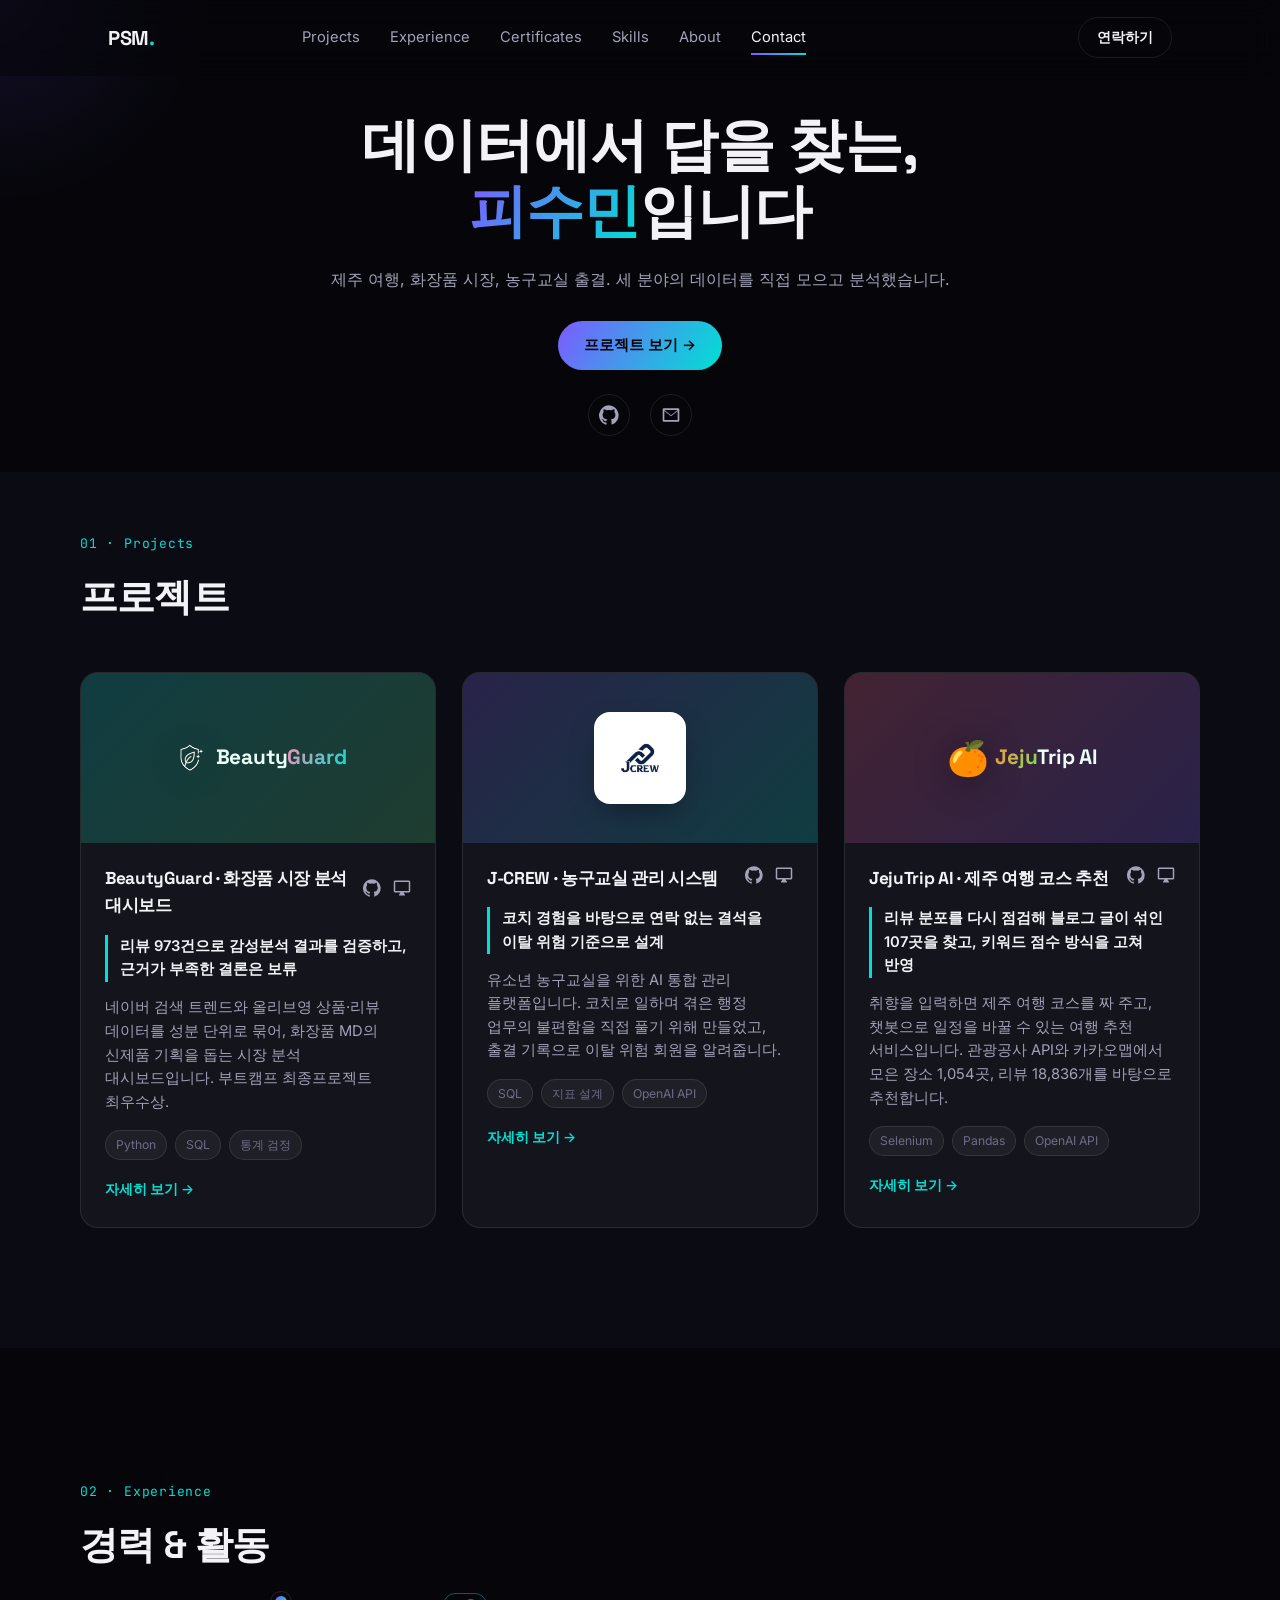
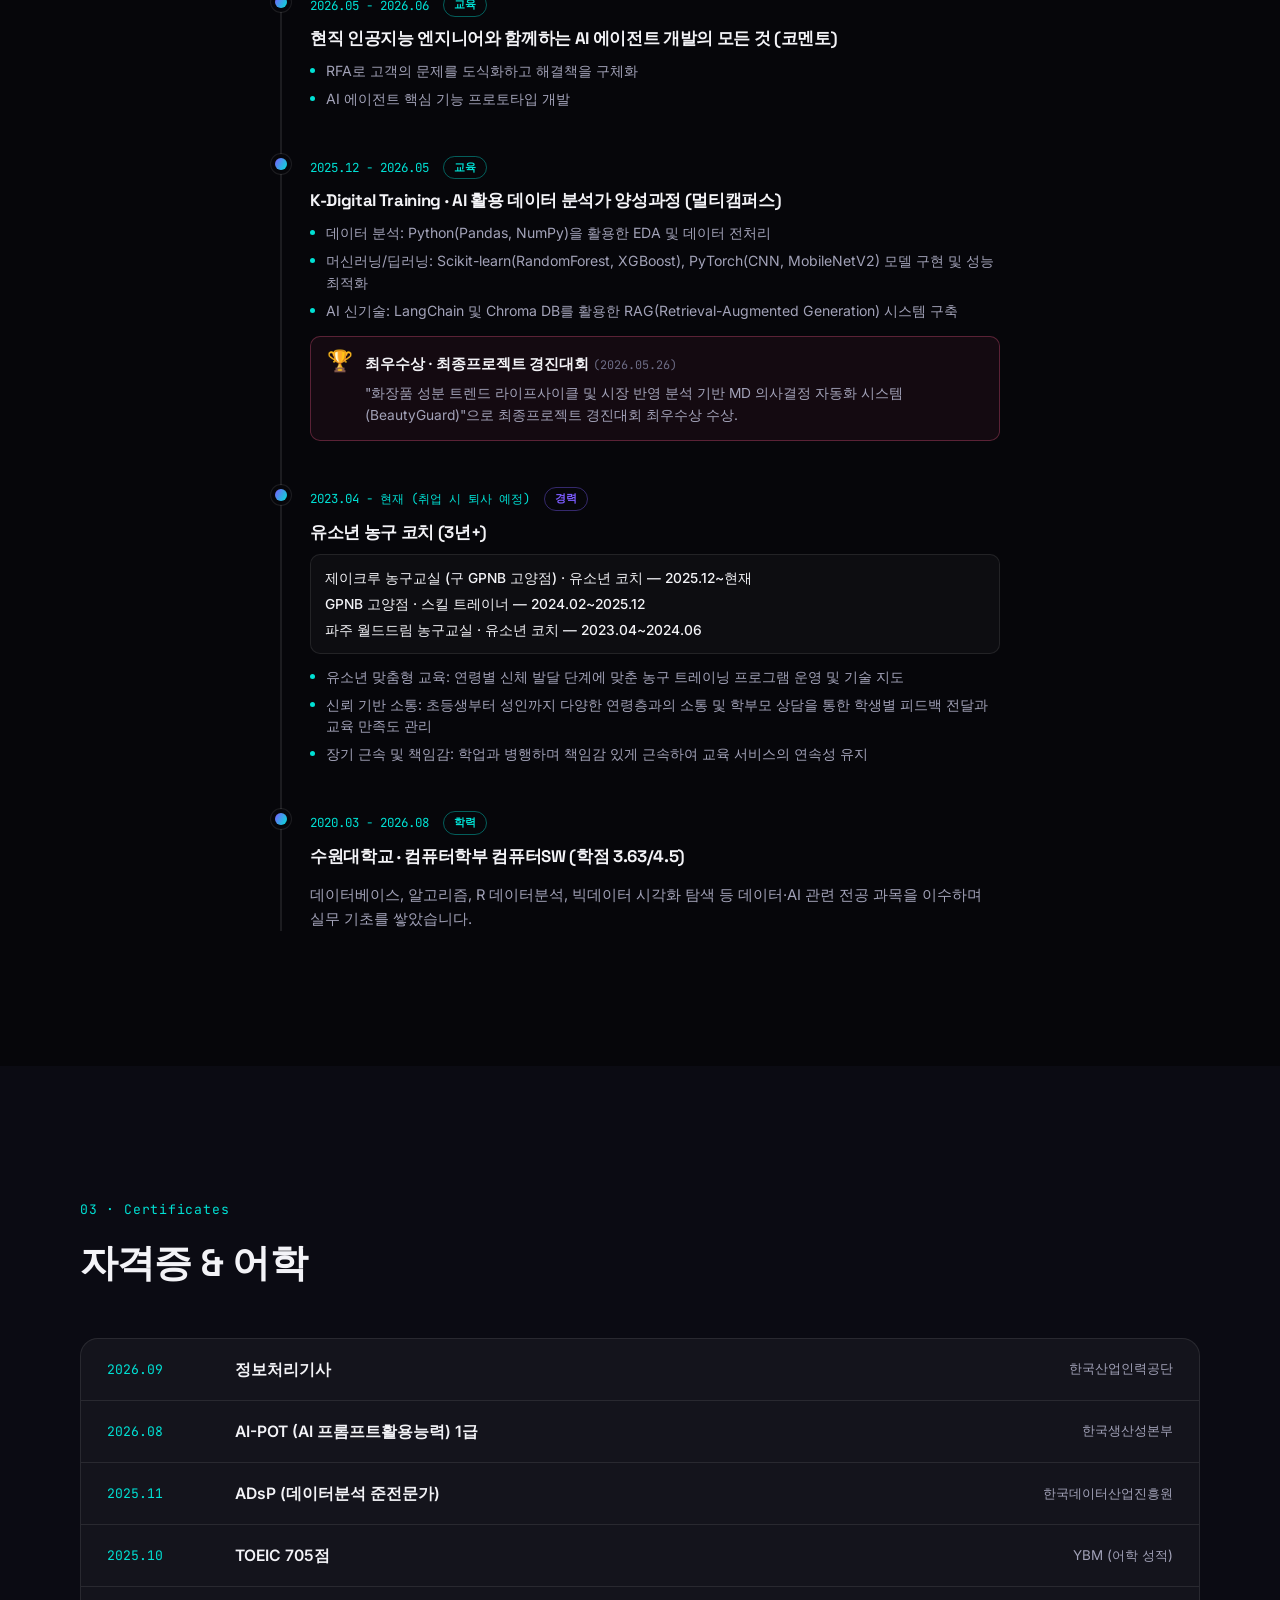
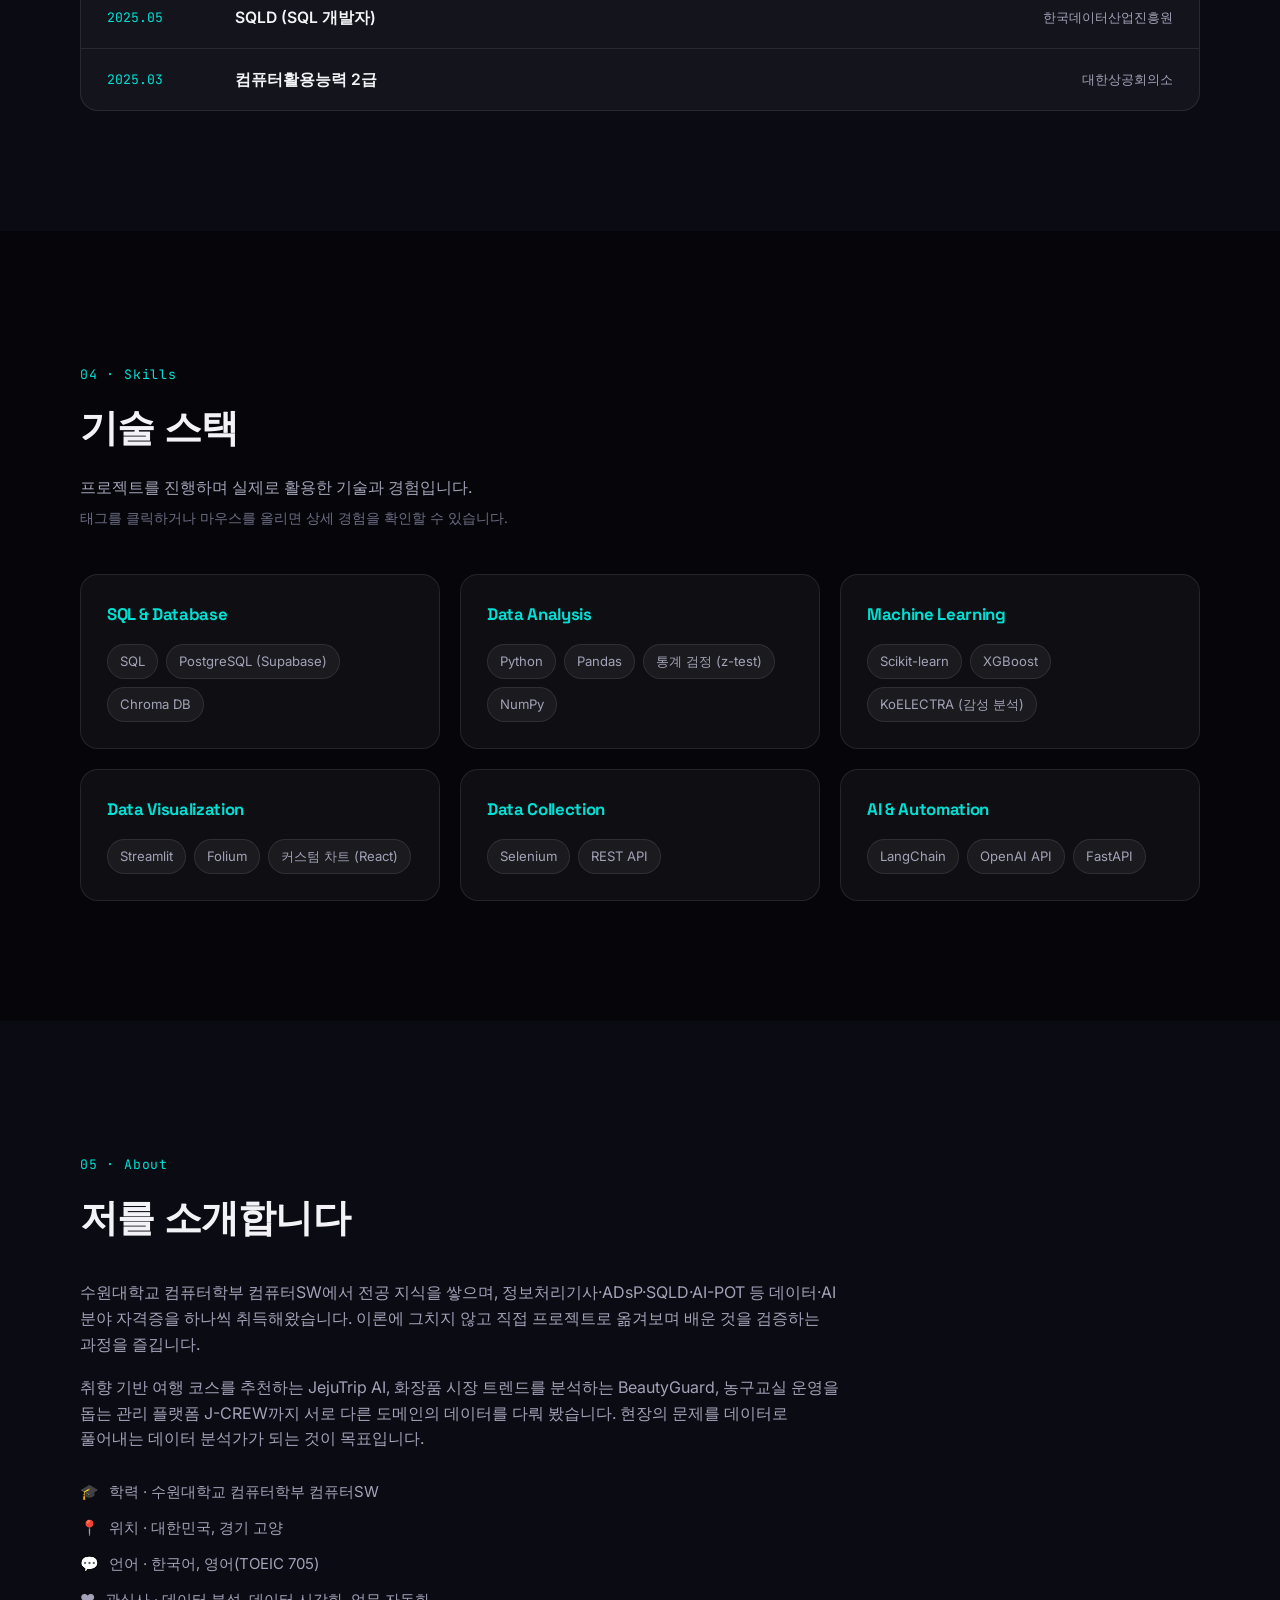
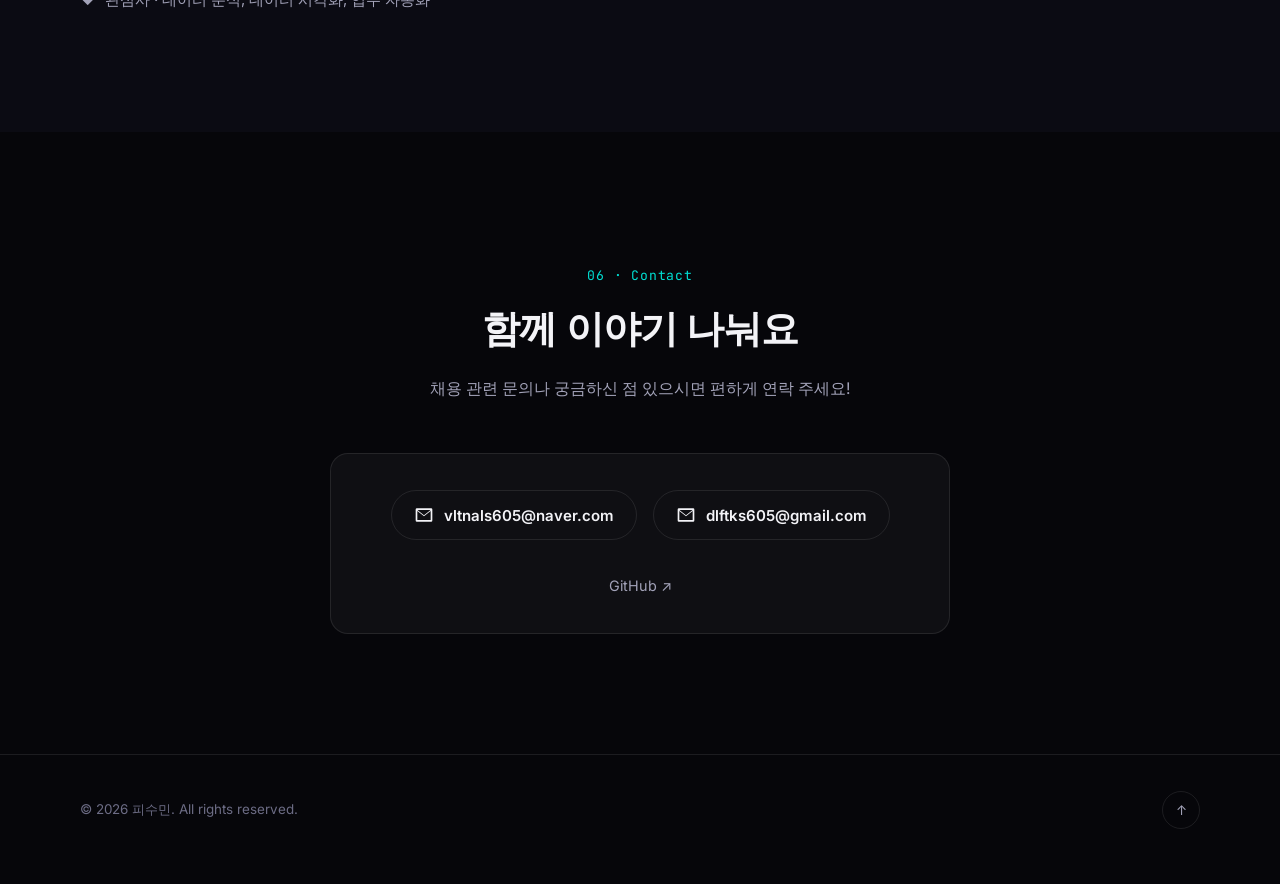
<file: index.html>
<!DOCTYPE html>
<html lang="ko">
<head>
<meta charset="UTF-8">
<meta name="viewport" content="width=device-width, initial-scale=1.0">
<title>피수민 | 포트폴리오</title>
<meta name="description" content="피수민의 데이터 프로젝트 포트폴리오. 데이터를 직접 모으고 정리하고 분석한 과정을 소개합니다.">
<meta property="og:type" content="website">
<meta property="og:title" content="피수민 | 포트폴리오">
<meta property="og:description" content="피수민의 데이터 프로젝트 포트폴리오. BeautyGuard, J-CREW, JejuTrip AI 프로젝트를 소개합니다.">
<meta property="og:image" content="https://psm-data-portfolio.vercel.app/assets/og-image.png">
<meta property="og:url" content="https://psm-data-portfolio.vercel.app/">
<link rel="preconnect" href="https://fonts.googleapis.com">
<link rel="preconnect" href="https://fonts.gstatic.com" crossorigin>
<link href="https://fonts.googleapis.com/css2?family=Space+Grotesk:wght@500;600;700&family=Inter:wght@400;500;600;700&family=JetBrains+Mono:wght@400;500&display=swap" rel="stylesheet">
<link rel="stylesheet" href="css/style.css">
<link rel="icon" type="image/svg+xml" href="assets/favicon.svg">
</head>
<body>

<div class="cursor-glow" id="cursorGlow"></div>
<div class="progress-bar" id="progressBar"></div>

<!-- ===== NAV ===== -->
<header class="nav" id="nav">
  <div class="nav-inner">
    <a href="#home" class="logo">PSM<span class="dot">.</span></a>
    <nav class="nav-links" id="navLinks">
      <a href="#projects" class="nav-link">Projects</a>
      <a href="#experience" class="nav-link">Experience</a>
      <a href="#certificates" class="nav-link">Certificates</a>
      <a href="#skills" class="nav-link">Skills</a>
      <a href="#about" class="nav-link">About</a>
      <a href="#contact" class="nav-link">Contact</a>
    </nav>
    <a href="#contact" class="btn btn-small btn-outline nav-cta">연락하기</a>
    <button class="menu-toggle" id="menuToggle" aria-label="메뉴 열기">
      <span></span><span></span><span></span>
    </button>
  </div>
</header>

<!-- ===== HERO ===== -->
<section class="hero" id="home">
  <div class="hero-content reveal">
    <h1 class="hero-title">
      데이터에서 답을 찾는,<br>
      <span class="gradient-text">피수민</span>입니다
    </h1>
    <p class="hero-desc">제주 여행, 화장품 시장, 농구교실 출결. 세 분야의 데이터를 직접 모으고 분석했습니다.</p>
    <div class="hero-actions">
      <a href="#projects" class="btn btn-primary">프로젝트 보기 →</a>
    </div>
    <div class="hero-links">
      <a href="https://github.com/PSM-0403" target="_blank" rel="noopener" aria-label="GitHub">
        <svg viewBox="0 0 24 24" width="20" height="20"><path fill="currentColor" d="M12 .3a12 12 0 0 0-3.8 23.38c.6.1.83-.27.83-.58v-2.2c-3.34.73-4.04-1.6-4.04-1.6-.55-1.4-1.34-1.77-1.34-1.77-1.1-.75.08-.73.08-.73 1.2.09 1.84 1.24 1.84 1.24 1.08 1.83 2.82 1.31 3.5 1 .1-.78.42-1.31.76-1.62-2.66-.3-5.47-1.33-5.47-5.93 0-1.31.47-2.38 1.24-3.22-.13-.3-.54-1.52.12-3.18 0 0 1-.32 3.3 1.23a11.5 11.5 0 0 1 6 0c2.3-1.55 3.3-1.23 3.3-1.23.66 1.66.25 2.88.12 3.18.77.84 1.24 1.91 1.24 3.22 0 4.61-2.81 5.63-5.49 5.92.43.37.81 1.1.81 2.22v3.29c0 .31.22.69.84.57A12 12 0 0 0 12 .3Z"/></svg>
      </a>
      <a href="#contact" aria-label="이메일 보기">
        <svg viewBox="0 0 24 24" width="20" height="20"><path fill="currentColor" d="M2 5.5A1.5 1.5 0 0 1 3.5 4h17A1.5 1.5 0 0 1 22 5.5v13a1.5 1.5 0 0 1-1.5 1.5h-17A1.5 1.5 0 0 1 2 18.5v-13Zm2.1.5 7.9 6.2 7.9-6.2H4.1ZM20 7.3l-8 6.28L4 7.3V18h16V7.3Z"/></svg>
      </a>
    </div>
  </div>

</section>

<!-- ===== PROJECTS ===== -->
<section class="section section-alt" id="projects">
  <div class="section-inner">
    <p class="section-tag reveal">01 · Projects</p>
    <h2 class="section-title reveal">프로젝트</h2>

    <div class="projects-grid">

      <article class="project-card tilt reveal">
        <div class="project-thumb thumb-3">
          <div class="thumb-brand">
            <img class="project-emoji-icon" src="assets/icons/beautyguard-icon.png" alt="BeautyGuard 아이콘" width="40" height="40">
            <span class="thumb-brand-title">Beauty<em>Guard</em></span>
          </div>
        </div>
        <div class="project-body">
          <div class="project-top">
            <h3>BeautyGuard · 화장품 시장 분석 대시보드</h3>
            <div class="project-links">
              <a href="https://github.com/PSM-0403/BeautyGuard" target="_blank" rel="noopener" aria-label="GitHub 저장소">
                <svg viewBox="0 0 24 24" width="18" height="18"><path fill="currentColor" d="M12 .3a12 12 0 0 0-3.8 23.38c.6.1.83-.27.83-.58v-2.2c-3.34.73-4.04-1.6-4.04-1.6-.55-1.4-1.34-1.77-1.34-1.77-1.1-.75.08-.73.08-.73 1.2.09 1.84 1.24 1.84 1.24 1.08 1.83 2.82 1.31 3.5 1 .1-.78.42-1.31.76-1.62-2.66-.3-5.47-1.33-5.47-5.93 0-1.31.47-2.38 1.24-3.22-.13-.3-.54-1.52.12-3.18 0 0 1-.32 3.3 1.23a11.5 11.5 0 0 1 6 0c2.3-1.55 3.3-1.23 3.3-1.23.66 1.66.25 2.88.12 3.18.77.84 1.24 1.91 1.24 3.22 0 4.61-2.81 5.63-5.49 5.92.43.37.81 1.1.81 2.22v3.29c0 .31.22.69.84.57A12 12 0 0 0 12 .3Z"/></svg>
              </a>
              <a href="https://beautyguard-dashboard.vercel.app" target="_blank" rel="noopener" aria-label="라이브 데모">
                <svg viewBox="0 0 24 24" width="18" height="18"><path fill="currentColor" d="M21 2H3c-1.1 0-2 .9-2 2v12c0 1.1.9 2 2 2h7l-2 3v1h8v-1l-2-3h7c1.1 0 2-.9 2-2V4c0-1.1-.9-2-2-2zm0 14H3V4h18v12z"/></svg>
              </a>
            </div>
          </div>
          <p class="project-result">리뷰 973건으로 감성분석 결과를 검증하고, 근거가 부족한 결론은 보류</p>
          <p>네이버 검색 트렌드와 올리브영 상품·리뷰 데이터를 성분 단위로 묶어, 화장품 MD의 신제품 기획을 돕는 시장 분석 대시보드입니다. 부트캠프 최종프로젝트 최우수상.</p>
          <div class="project-tags">
            <span>Python</span><span>SQL</span><span>통계 검정</span>
          </div>
          <a href="projects/beautyguard.html" class="project-more">자세히 보기 →</a>
        </div>
      </article>

      <article class="project-card tilt reveal">
        <div class="project-thumb thumb-1">
          <div class="logo-plate logo-plate-sm">
            <img src="assets/icons/jcrew-logo.jpg" alt="J-CREW 로고" width="72" height="72">
          </div>
        </div>
        <div class="project-body">
          <div class="project-top">
            <h3>J-CREW · 농구교실 관리 시스템</h3>
            <div class="project-links">
              <a href="https://github.com/PSM-0403/jcrew" target="_blank" rel="noopener" aria-label="GitHub 저장소">
                <svg viewBox="0 0 24 24" width="18" height="18"><path fill="currentColor" d="M12 .3a12 12 0 0 0-3.8 23.38c.6.1.83-.27.83-.58v-2.2c-3.34.73-4.04-1.6-4.04-1.6-.55-1.4-1.34-1.77-1.34-1.77-1.1-.75.08-.73.08-.73 1.2.09 1.84 1.24 1.84 1.24 1.08 1.83 2.82 1.31 3.5 1 .1-.78.42-1.31.76-1.62-2.66-.3-5.47-1.33-5.47-5.93 0-1.31.47-2.38 1.24-3.22-.13-.3-.54-1.52.12-3.18 0 0 1-.32 3.3 1.23a11.5 11.5 0 0 1 6 0c2.3-1.55 3.3-1.23 3.3-1.23.66 1.66.25 2.88.12 3.18.77.84 1.24 1.91 1.24 3.22 0 4.61-2.81 5.63-5.49 5.92.43.37.81 1.1.81 2.22v3.29c0 .31.22.69.84.57A12 12 0 0 0 12 .3Z"/></svg>
              </a>
              <a href="https://jcrewbasketball.vercel.app" target="_blank" rel="noopener" aria-label="라이브 데모">
                <svg viewBox="0 0 24 24" width="18" height="18"><path fill="currentColor" d="M21 2H3c-1.1 0-2 .9-2 2v12c0 1.1.9 2 2 2h7l-2 3v1h8v-1l-2-3h7c1.1 0 2-.9 2-2V4c0-1.1-.9-2-2-2zm0 14H3V4h18v12z"/></svg>
              </a>
            </div>
          </div>
          <p class="project-result">코치 경험을 바탕으로 연락 없는 결석을 이탈 위험 기준으로 설계</p>
          <p>유소년 농구교실을 위한 AI 통합 관리 플랫폼입니다. 코치로 일하며 겪은 행정 업무의 불편함을 직접 풀기 위해 만들었고, 출결 기록으로 이탈 위험 회원을 알려줍니다.</p>
          <div class="project-tags">
            <span>SQL</span><span>지표 설계</span><span>OpenAI API</span>
          </div>
          <a href="projects/jcrew.html" class="project-more">자세히 보기 →</a>
        </div>
      </article>

      <article class="project-card tilt reveal">
        <div class="project-thumb thumb-2">
          <div class="thumb-brand">
            <span class="project-emoji">🍊</span>
            <span class="thumb-brand-title thumb-brand-jeju"><em>Jeju</em>Trip AI</span>
          </div>
        </div>
        <div class="project-body">
          <div class="project-top">
            <h3>JejuTrip AI · 제주 여행 코스 추천</h3>
            <div class="project-links">
              <a href="https://github.com/PSM-0403/JejuTrip_AI" target="_blank" rel="noopener" aria-label="GitHub 저장소">
                <svg viewBox="0 0 24 24" width="18" height="18"><path fill="currentColor" d="M12 .3a12 12 0 0 0-3.8 23.38c.6.1.83-.27.83-.58v-2.2c-3.34.73-4.04-1.6-4.04-1.6-.55-1.4-1.34-1.77-1.34-1.77-1.1-.75.08-.73.08-.73 1.2.09 1.84 1.24 1.84 1.24 1.08 1.83 2.82 1.31 3.5 1 .1-.78.42-1.31.76-1.62-2.66-.3-5.47-1.33-5.47-5.93 0-1.31.47-2.38 1.24-3.22-.13-.3-.54-1.52.12-3.18 0 0 1-.32 3.3 1.23a11.5 11.5 0 0 1 6 0c2.3-1.55 3.3-1.23 3.3-1.23.66 1.66.25 2.88.12 3.18.77.84 1.24 1.91 1.24 3.22 0 4.61-2.81 5.63-5.49 5.92.43.37.81 1.1.81 2.22v3.29c0 .31.22.69.84.57A12 12 0 0 0 12 .3Z"/></svg>
              </a>
              <a href="https://jejutripai.streamlit.app" target="_blank" rel="noopener" aria-label="라이브 데모">
                <svg viewBox="0 0 24 24" width="18" height="18"><path fill="currentColor" d="M21 2H3c-1.1 0-2 .9-2 2v12c0 1.1.9 2 2 2h7l-2 3v1h8v-1l-2-3h7c1.1 0 2-.9 2-2V4c0-1.1-.9-2-2-2zm0 14H3V4h18v12z"/></svg>
              </a>
            </div>
          </div>
          <p class="project-result">리뷰 분포를 다시 점검해 블로그 글이 섞인 107곳을 찾고, 키워드 점수 방식을 고쳐 반영</p>
          <p>취향을 입력하면 제주 여행 코스를 짜 주고, 챗봇으로 일정을 바꿀 수 있는 여행 추천 서비스입니다. 관광공사 API와 카카오맵에서 모은 장소 1,054곳, 리뷰 18,836개를 바탕으로 추천합니다.</p>
          <div class="project-tags">
            <span>Selenium</span><span>Pandas</span><span>OpenAI API</span>
          </div>
          <a href="projects/jejutrip.html" class="project-more">자세히 보기 →</a>
        </div>
      </article>

    </div>
  </div>
</section>

<!-- ===== EXPERIENCE ===== -->
<section class="section" id="experience">
  <div class="section-inner">
    <p class="section-tag reveal">02 · Experience</p>
    <h2 class="section-title reveal">경력 &amp; 활동</h2>

    <div class="timeline">

      <div class="timeline-item reveal">
        <div class="timeline-dot"></div>
        <div class="timeline-content">
          <span class="timeline-date">2026.05 - 2026.06</span>
          <span class="timeline-badge badge-edu">교육</span>
          <h3>현직 인공지능 엔지니어와 함께하는 AI 에이전트 개발의 모든 것 (코멘토)</h3>
          <ul class="timeline-details">
            <li>RFA로 고객의 문제를 도식화하고 해결책을 구체화</li>
            <li>AI 에이전트 핵심 기능 프로토타입 개발</li>
          </ul>
        </div>
      </div>

      <div class="timeline-item reveal">
        <div class="timeline-dot"></div>
        <div class="timeline-content">
          <span class="timeline-date">2025.12 - 2026.05</span>
          <span class="timeline-badge badge-edu">교육</span>
          <h3>K-Digital Training · AI 활용 데이터 분석가 양성과정 (멀티캠퍼스)</h3>
          <ul class="timeline-details">
            <li>데이터 분석: Python(Pandas, NumPy)을 활용한 EDA 및 데이터 전처리</li>
            <li>머신러닝/딥러닝: Scikit-learn(RandomForest, XGBoost), PyTorch(CNN, MobileNetV2) 모델 구현 및 성능 최적화</li>
            <li>AI 신기술: LangChain 및 Chroma DB를 활용한 RAG(Retrieval-Augmented Generation) 시스템 구축</li>
          </ul>
          <div class="timeline-award">
            <span class="award-icon">🏆</span>
            <div>
              <strong>최우수상 · 최종프로젝트 경진대회</strong> <span class="award-date">(2026.05.26)</span>
              <p>
                "화장품 성분 트렌드 라이프사이클 및 시장 반영 분석 기반 MD 의사결정 자동화 시스템(BeautyGuard)"으로
                최종프로젝트 경진대회 최우수상 수상.
              </p>
            </div>
          </div>
        </div>
      </div>

      <div class="timeline-item reveal">
        <div class="timeline-dot"></div>
        <div class="timeline-content">
          <span class="timeline-date">2023.04 - 현재 (취업 시 퇴사 예정)</span>
          <span class="timeline-badge badge-work">경력</span>
          <h3>유소년 농구 코치 (3년+)</h3>
          <ul class="timeline-orgs">
            <li>제이크루 농구교실 (구 GPNB 고양점) · 유소년 코치 — 2025.12~현재</li>
            <li>GPNB 고양점 · 스킬 트레이너 — 2024.02~2025.12</li>
            <li>파주 월드드림 농구교실 · 유소년 코치 — 2023.04~2024.06</li>
          </ul>
          <ul class="timeline-details">
            <li>유소년 맞춤형 교육: 연령별 신체 발달 단계에 맞춘 농구 트레이닝 프로그램 운영 및 기술 지도</li>
            <li>신뢰 기반 소통: 초등생부터 성인까지 다양한 연령층과의 소통 및 학부모 상담을 통한 학생별 피드백 전달과 교육 만족도 관리</li>
            <li>장기 근속 및 책임감: 학업과 병행하며 책임감 있게 근속하여 교육 서비스의 연속성 유지</li>
          </ul>
        </div>
      </div>

      <div class="timeline-item reveal">
        <div class="timeline-dot"></div>
        <div class="timeline-content">
          <span class="timeline-date">2020.03 - 2026.08</span>
          <span class="timeline-badge badge-edu">학력</span>
          <h3>수원대학교 · 컴퓨터학부 컴퓨터SW (학점 3.63/4.5)</h3>
          <p>데이터베이스, 알고리즘, R 데이터분석, 빅데이터 시각화 탐색 등 데이터·AI 관련 전공 과목을 이수하며 실무 기초를 쌓았습니다.</p>
        </div>
      </div>

    </div>
  </div>
</section>

<!-- ===== CERTIFICATES ===== -->
<section class="section section-alt" id="certificates">
  <div class="section-inner">
    <p class="section-tag reveal">03 · Certificates</p>
    <h2 class="section-title reveal">자격증 &amp; 어학</h2>

    <div class="cert-card reveal">
      <div class="cert-row">
        <span class="cert-date">2026.09</span>
        <span class="cert-name">정보처리기사</span>
        <span class="cert-org">한국산업인력공단</span>
      </div>
      <div class="cert-row">
        <span class="cert-date">2026.08</span>
        <span class="cert-name">AI-POT (AI 프롬프트활용능력) 1급</span>
        <span class="cert-org">한국생산성본부</span>
      </div>
      <div class="cert-row">
        <span class="cert-date">2025.11</span>
        <span class="cert-name">ADsP (데이터분석 준전문가)</span>
        <span class="cert-org">한국데이터산업진흥원</span>
      </div>
      <div class="cert-row">
        <span class="cert-date">2025.10</span>
        <span class="cert-name">TOEIC 705점</span>
        <span class="cert-org">YBM (어학 성적)</span>
      </div>
      <div class="cert-row">
        <span class="cert-date">2025.05</span>
        <span class="cert-name">SQLD (SQL 개발자)</span>
        <span class="cert-org">한국데이터산업진흥원</span>
      </div>
      <div class="cert-row">
        <span class="cert-date">2025.03</span>
        <span class="cert-name">컴퓨터활용능력 2급</span>
        <span class="cert-org">대한상공회의소</span>
      </div>
    </div>
  </div>
</section>

<!-- ===== SKILLS ===== -->
<section class="section" id="skills">
  <div class="section-inner">
    <p class="section-tag reveal">04 · Skills</p>
    <h2 class="section-title reveal">기술 스택</h2>
    <p class="section-desc section-desc-tight reveal">프로젝트를 진행하며 실제로 활용한 기술과 경험입니다.</p>
    <p class="section-hint reveal">태그를 클릭하거나 마우스를 올리면 상세 경험을 확인할 수 있습니다.</p>

    <div class="skills-grid">
      <div class="skill-card reveal">
        <h3>SQL &amp; Database</h3>
        <div class="skill-tags">
          <button class="skill-tag" type="button">SQL
            <span class="skill-tooltip">SQLD 자격증 보유. BeautyGuard에서 DB의 상품·리뷰 수를 원본 CSV와 SQL로 대조해, 테스트로 들어간 상품 8개를 찾아 정리.</span>
          </button>
          <button class="skill-tag" type="button">PostgreSQL (Supabase)
            <span class="skill-tooltip">관계형 DB 스키마 설계, RLS 보안 규칙 적용, 실시간(Realtime) 이벤트 감지 및 운영 데이터 CRUD 구현.</span>
          </button>
          <button class="skill-tag" type="button">Chroma DB
            <span class="skill-tooltip">JejuTrip 리뷰를 임베딩해 저장하고, 입력한 취향과 비슷한 리뷰를 찾는 데 사용.</span>
          </button>
        </div>
      </div>

      <div class="skill-card reveal">
        <h3>Data Analysis</h3>
        <div class="skill-tags">
          <button class="skill-tag" type="button">Python
            <span class="skill-tooltip">크롤링, 데이터 정제, DB 적재, 데이터 점검 스크립트 작성.</span>
          </button>
          <button class="skill-tag" type="button">Pandas
            <span class="skill-tooltip">JejuTrip 장소·리뷰 데이터 정제와 점검. 리뷰 수 분포를 보고 블로그 글이 섞인 107곳을 찾아냄.</span>
          </button>
          <button class="skill-tag" type="button">통계 검정 (z-test)
            <span class="skill-tooltip">BeautyGuard에서 레티놀 리뷰의 부정 비율이 다른 리뷰보다 높은지 2-비율 z-검정으로 확인.</span>
          </button>
          <button class="skill-tag" type="button">NumPy
            <span class="skill-tooltip">K-Digital Training 과정에서 배열 연산과 데이터 전처리 실습 (프로젝트 외 교육과정에서 학습).</span>
          </button>
        </div>
      </div>

      <div class="skill-card reveal">
        <h3>Machine Learning</h3>
        <div class="skill-tags">
          <button class="skill-tag" type="button">Scikit-learn
            <span class="skill-tooltip">K-Digital Training 과정에서 RandomForest 등 분류 모델 구현 및 성능 평가 실습 (프로젝트 외 교육과정에서 학습).</span>
          </button>
          <button class="skill-tag" type="button">XGBoost
            <span class="skill-tooltip">K-Digital Training 과정에서 XGBoost 기반 모델 튜닝 및 성능 비교 실습 (프로젝트 외 교육과정에서 학습).</span>
          </button>
          <button class="skill-tag" type="button">KoELECTRA (감성 분석)
            <span class="skill-tooltip">KoELECTRA-small 기반 한국어 리뷰 감성 분석 모델을 BeautyGuard에 적용해 올리브영 리뷰의 긍·부정 반응을 분석하고, 별점을 기준으로 감성별 재현율을 확인.</span>
          </button>
        </div>
      </div>

      <div class="skill-card reveal">
        <h3>Data Visualization</h3>
        <div class="skill-tags">
          <button class="skill-tag" type="button">Streamlit
            <span class="skill-tooltip">JejuTrip AI의 추천 결과·대시보드 UI를 Streamlit으로 구성하고 배포.</span>
          </button>
          <button class="skill-tag" type="button">Folium
            <span class="skill-tooltip">숙소 출발부터 복귀까지의 최적 동선을 Folium 지도로 시각화.</span>
          </button>
          <button class="skill-tag" type="button">커스텀 차트 (React)
            <span class="skill-tooltip">BeautyGuard에서 수요-공급 매트릭스, 연령대별 히트맵, 가격 분포 바이올린 차트를 라이브러리 없이 React 컴포넌트로 직접 구현.</span>
          </button>
        </div>
      </div>

      <div class="skill-card reveal">
        <h3>Data Collection</h3>
        <div class="skill-tags">
          <button class="skill-tag" type="button">Selenium
            <span class="skill-tooltip">올리브영 상품·리뷰와 카카오맵 장소 평점·리뷰처럼 API로 받을 수 없는 데이터를 크롤링으로 수집.</span>
          </button>
          <button class="skill-tag" type="button">REST API
            <span class="skill-tooltip">카카오맵, 한국관광공사 관광정보 API, 네이버 DataLab 등 외부 API로 장소·좌표·검색 트렌드 데이터 수집.</span>
          </button>
        </div>
      </div>

      <div class="skill-card reveal">
        <h3>AI &amp; Automation</h3>
        <div class="skill-tags">
          <button class="skill-tag" type="button">LangChain
            <span class="skill-tooltip">JejuTrip에서 리뷰 임베딩을 Chroma에 저장하고 검색하는 연결에 사용.</span>
          </button>
          <button class="skill-tag" type="button">OpenAI API
            <span class="skill-tooltip">JejuTrip 챗봇의 요청 분류와 리뷰 요약, BeautyGuard 상품 이미지에서 주성분 추출, J-CREW 학부모 알림 문구 작성.</span>
          </button>
          <button class="skill-tag" type="button">FastAPI
            <span class="skill-tooltip">BeautyGuard 감성분석 모델을 FastAPI 서버로 만들어 Render에 배포. 무료 서버 메모리(512MB)에 맞춰 경량 모델로 교체.</span>
          </button>
        </div>
      </div>
    </div>
  </div>
</section>

<!-- ===== ABOUT ===== -->
<section class="section section-alt" id="about">
  <div class="section-inner">
    <p class="section-tag reveal">05 · About</p>
    <h2 class="section-title reveal">저를 소개합니다</h2>

    <div class="about-grid">
      <div class="about-text reveal">
        <p>
          수원대학교 컴퓨터학부 컴퓨터SW에서 전공 지식을 쌓으며, 정보처리기사·ADsP·SQLD·AI-POT 등
          데이터·AI 분야 자격증을 하나씩 취득해왔습니다. 이론에 그치지 않고 직접 프로젝트로 옮겨보며
          배운 것을 검증하는 과정을 즐깁니다.
        </p>
        <p>
          취향 기반 여행 코스를 추천하는 JejuTrip AI, 화장품 시장 트렌드를 분석하는 BeautyGuard,
          농구교실 운영을 돕는 관리 플랫폼 J-CREW까지 서로 다른 도메인의 데이터를 다뤄 봤습니다.
          현장의 문제를 데이터로 풀어내는 데이터 분석가가 되는 것이 목표입니다.
        </p>

        <ul class="about-facts">
          <li><span>🎓</span> 학력 · 수원대학교 컴퓨터학부 컴퓨터SW</li>
          <li><span>📍</span> 위치 · 대한민국, 경기 고양</li>
          <li><span>💬</span> 언어 · 한국어, 영어(TOEIC 705)</li>
          <li><span>❤️</span> 관심사 · 데이터 분석, 데이터 시각화, 업무 자동화</li>
        </ul>
      </div>
    </div>
  </div>
</section>

<!-- ===== CONTACT ===== -->
<section class="section" id="contact">
  <div class="section-inner contact-inner">
    <p class="section-tag reveal center">06 · Contact</p>
    <h2 class="section-title center reveal">함께 이야기 나눠요</h2>
    <p class="section-desc center reveal">
      채용 관련 문의나 궁금하신 점 있으시면 편하게 연락 주세요!
    </p>

    <div class="contact-card reveal">
      <div class="email-group">
        <button class="email-copy">
          <svg viewBox="0 0 24 24" width="20" height="20"><path fill="currentColor" d="M2 5.5A1.5 1.5 0 0 1 3.5 4h17A1.5 1.5 0 0 1 22 5.5v13a1.5 1.5 0 0 1-1.5 1.5h-17A1.5 1.5 0 0 1 2 18.5v-13Zm2.1.5 7.9 6.2 7.9-6.2H4.1ZM20 7.3l-8 6.28L4 7.3V18h16V7.3Z"/></svg>
          <span class="email-text">vltnals605@naver.com</span>
          <span class="copy-hint">클릭해서 복사</span>
        </button>
        <button class="email-copy">
          <svg viewBox="0 0 24 24" width="20" height="20"><path fill="currentColor" d="M2 5.5A1.5 1.5 0 0 1 3.5 4h17A1.5 1.5 0 0 1 22 5.5v13a1.5 1.5 0 0 1-1.5 1.5h-17A1.5 1.5 0 0 1 2 18.5v-13Zm2.1.5 7.9 6.2 7.9-6.2H4.1ZM20 7.3l-8 6.28L4 7.3V18h16V7.3Z"/></svg>
          <span class="email-text">dlftks605@gmail.com</span>
          <span class="copy-hint">클릭해서 복사</span>
        </button>
      </div>

      <div class="contact-socials">
        <a href="https://github.com/PSM-0403" target="_blank" rel="noopener">GitHub ↗</a>
      </div>
    </div>
  </div>
</section>

<footer class="footer">
  <div class="footer-inner">
    <p>&copy; <span id="year"></span> 피수민. All rights reserved.</p>
    <button class="to-top" id="toTop" aria-label="맨 위로">↑</button>
  </div>
</footer>

<script src="js/script.js"></script>
</body>
</html>
</file>
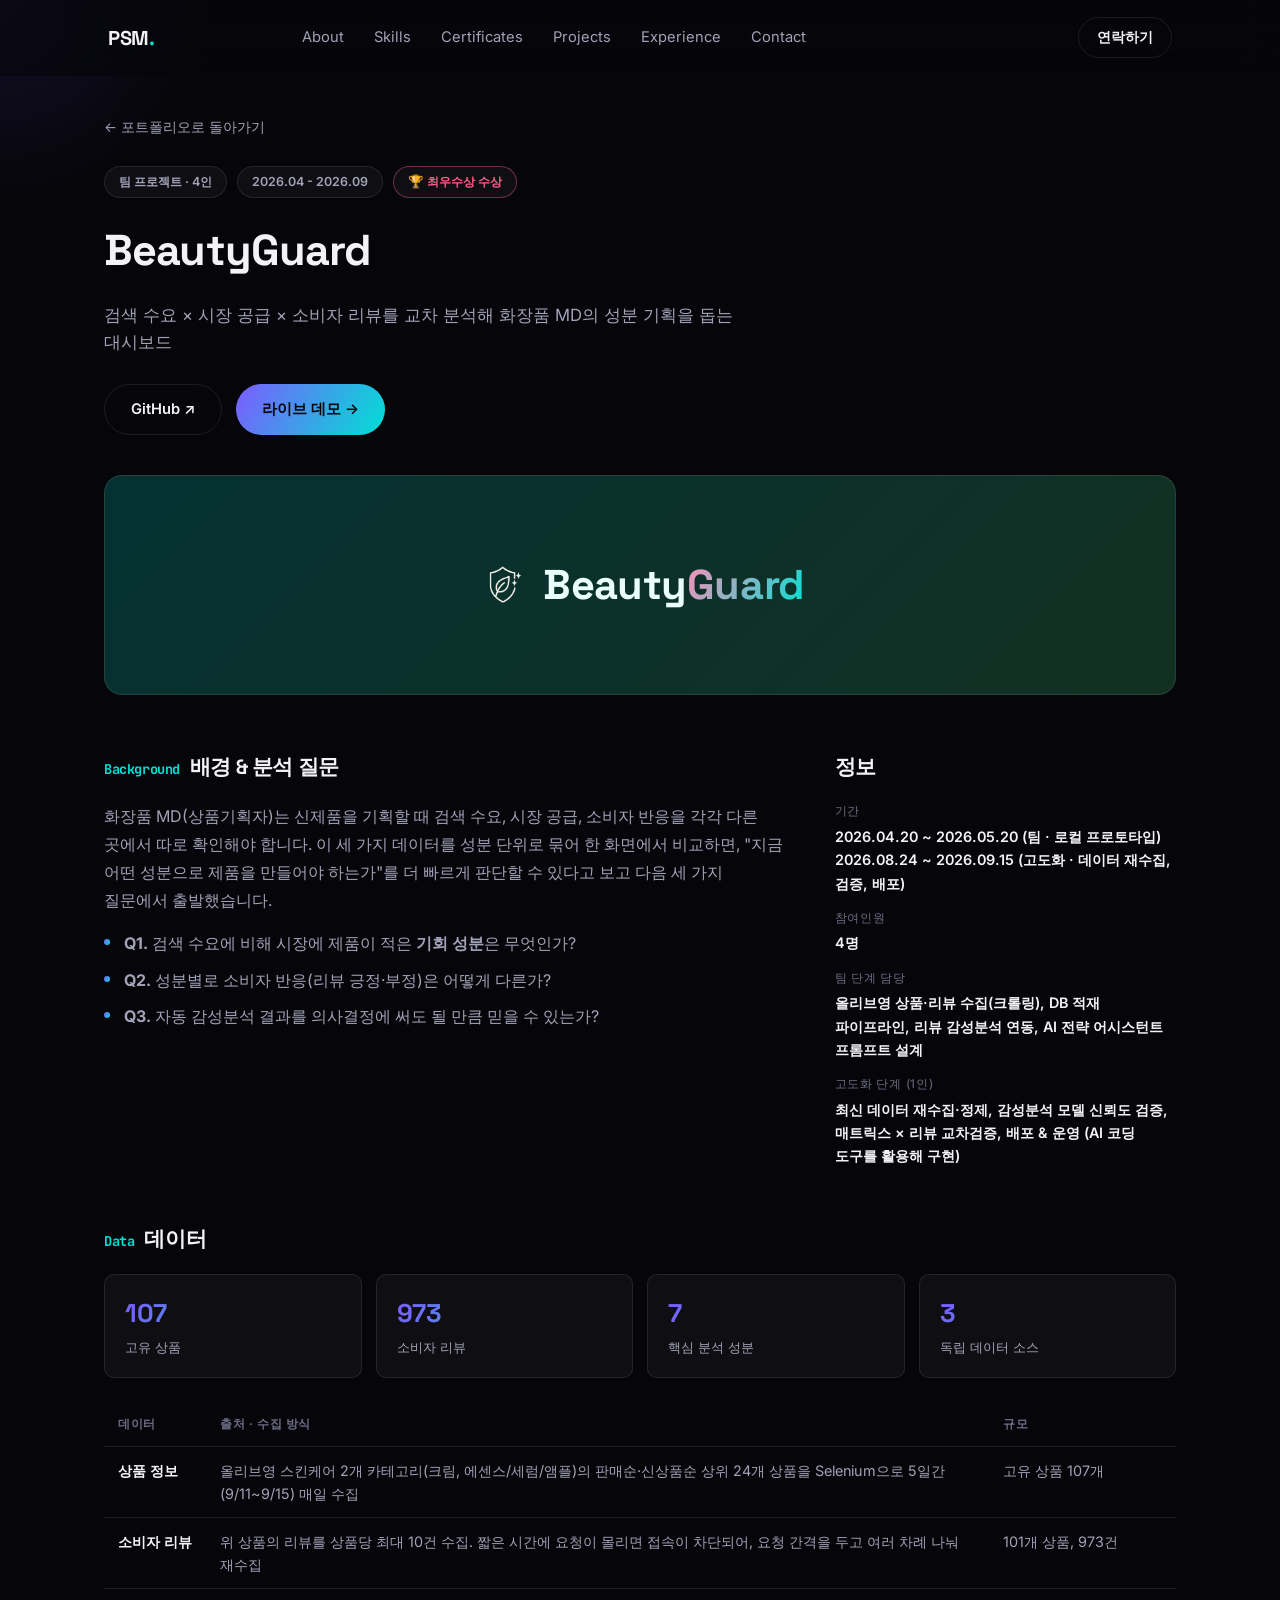
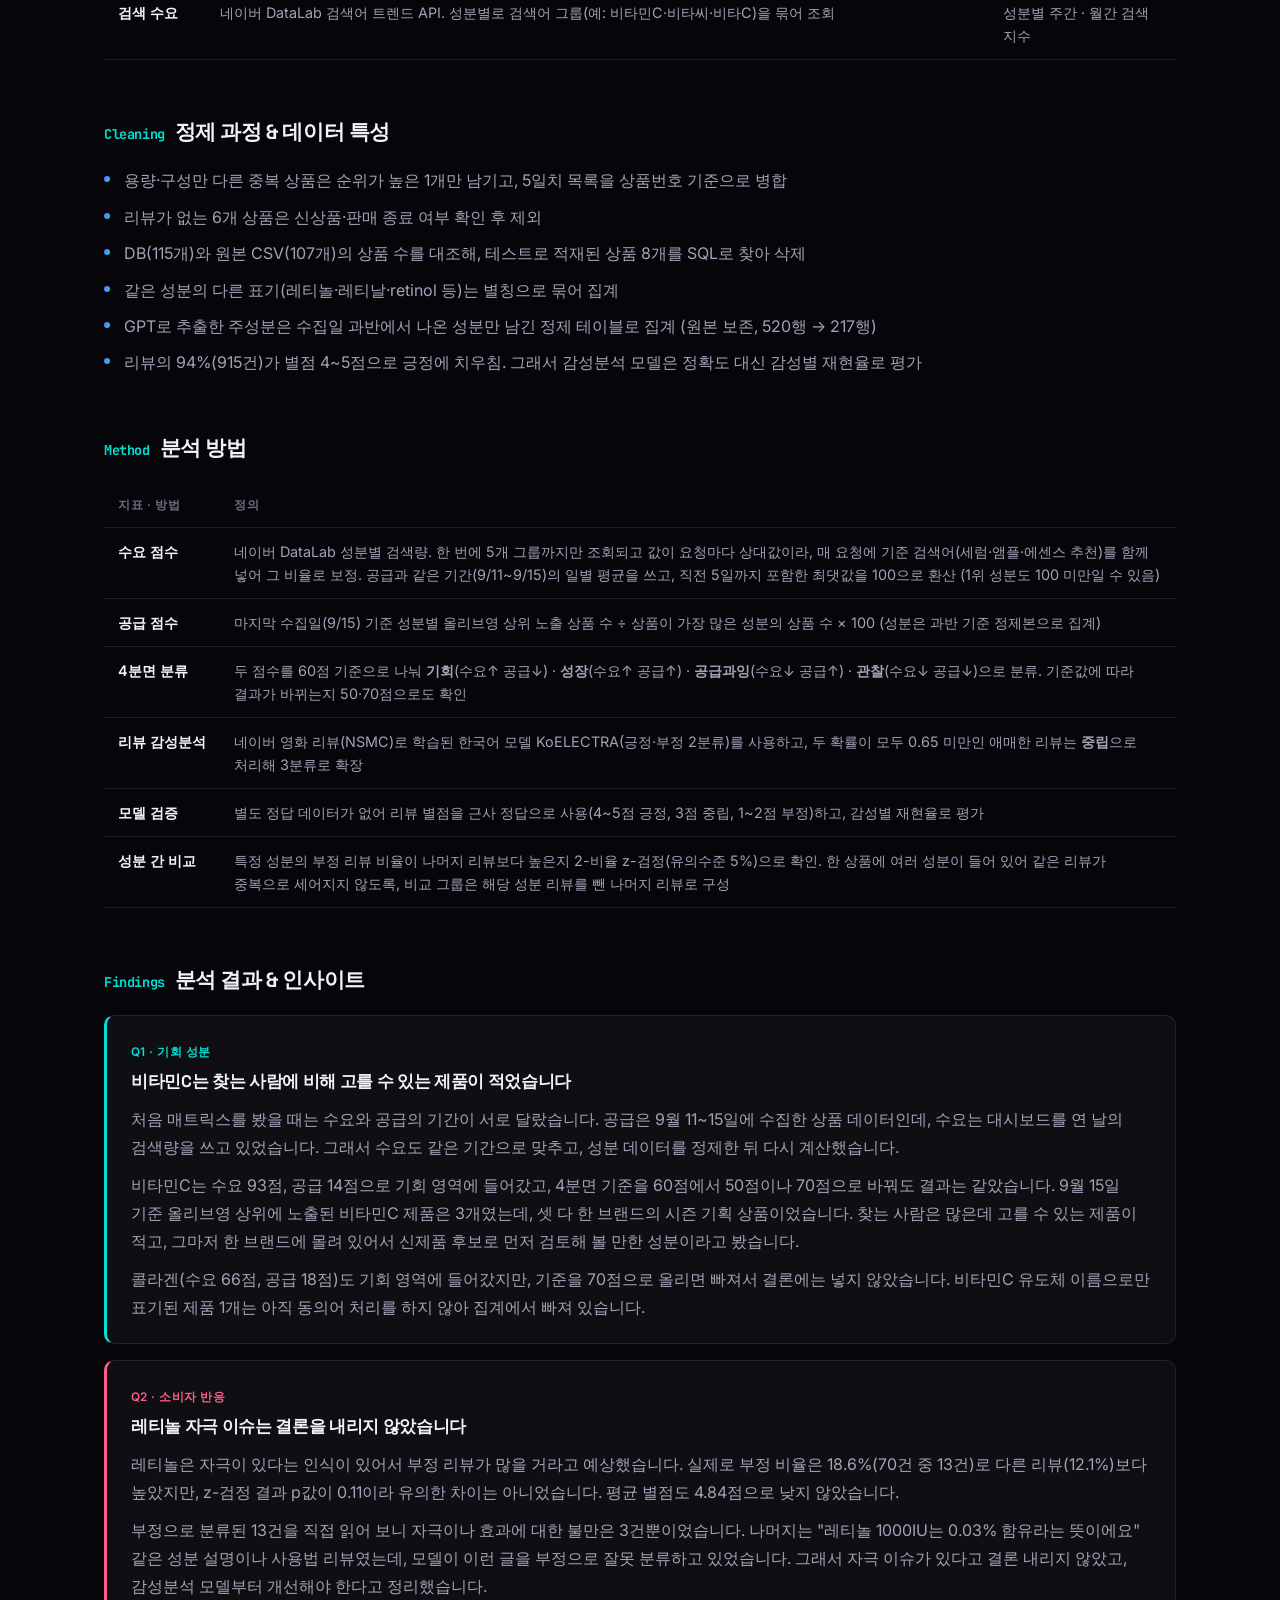
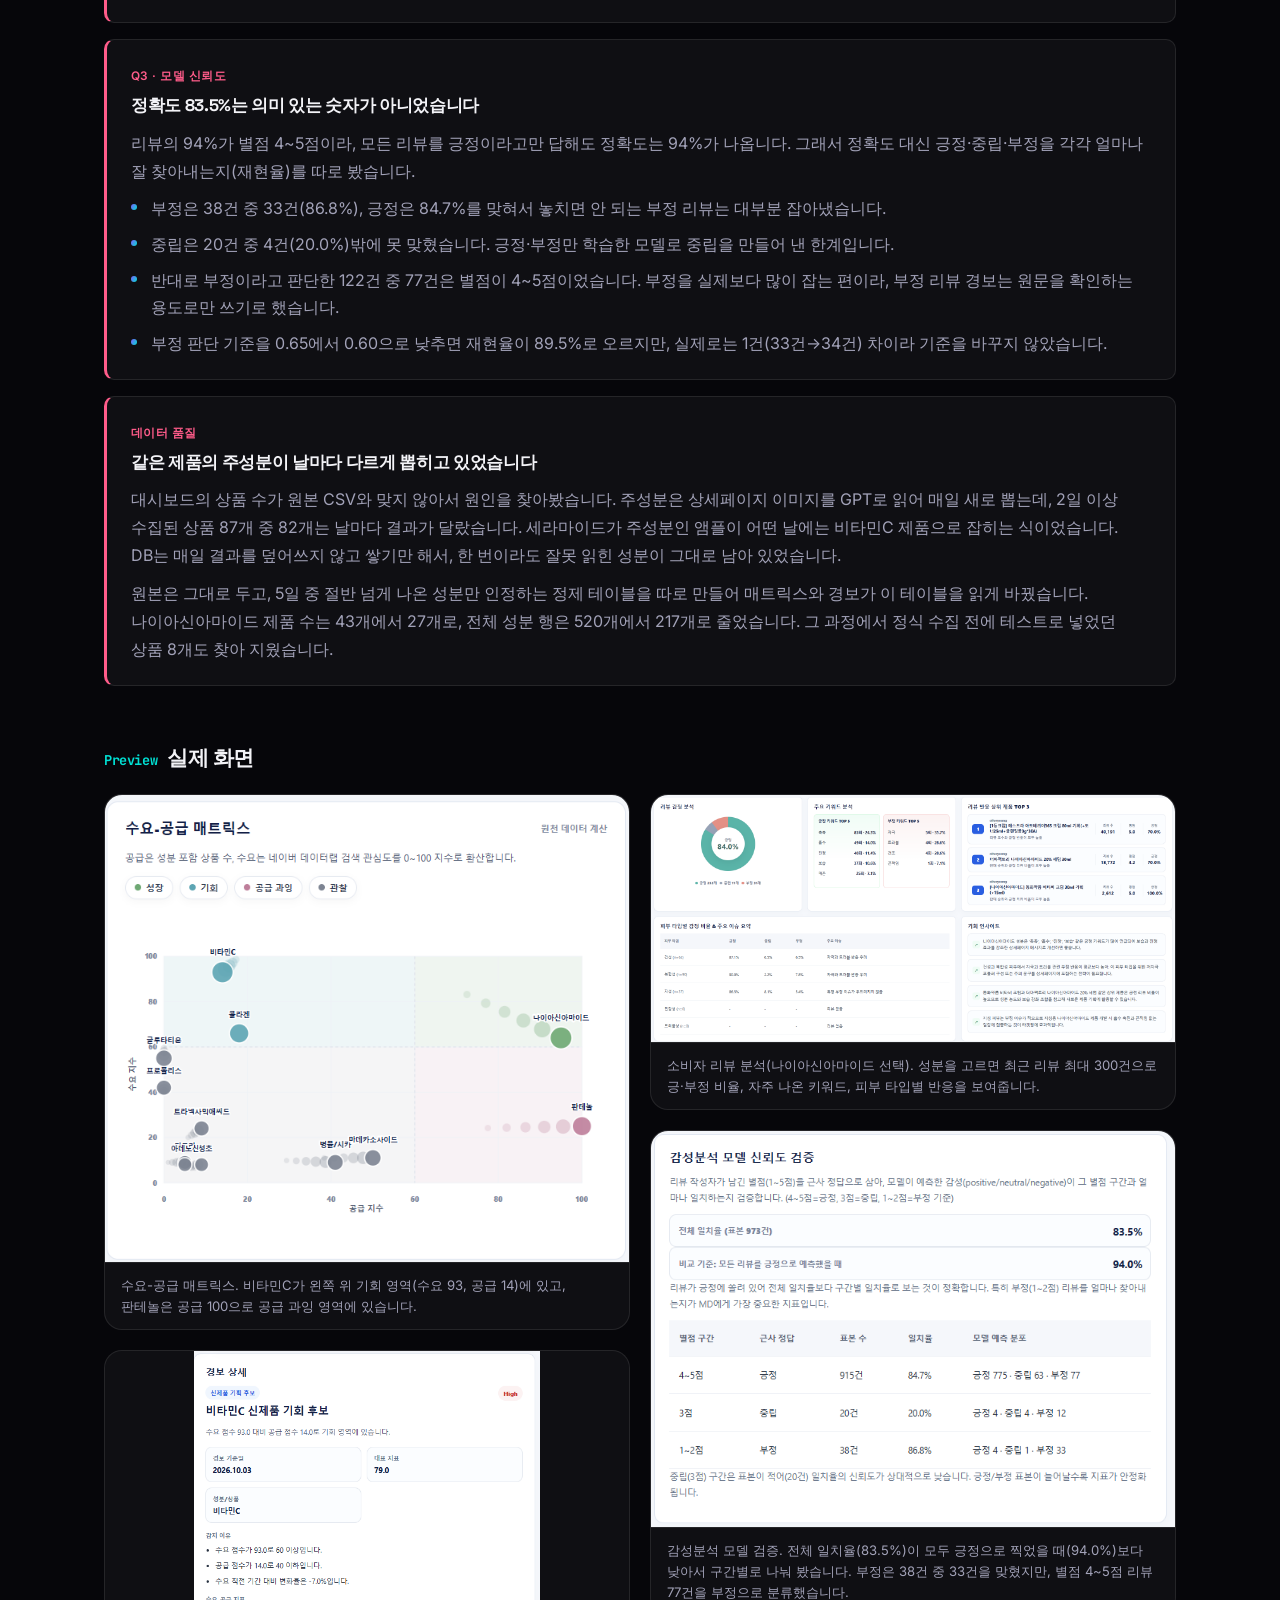
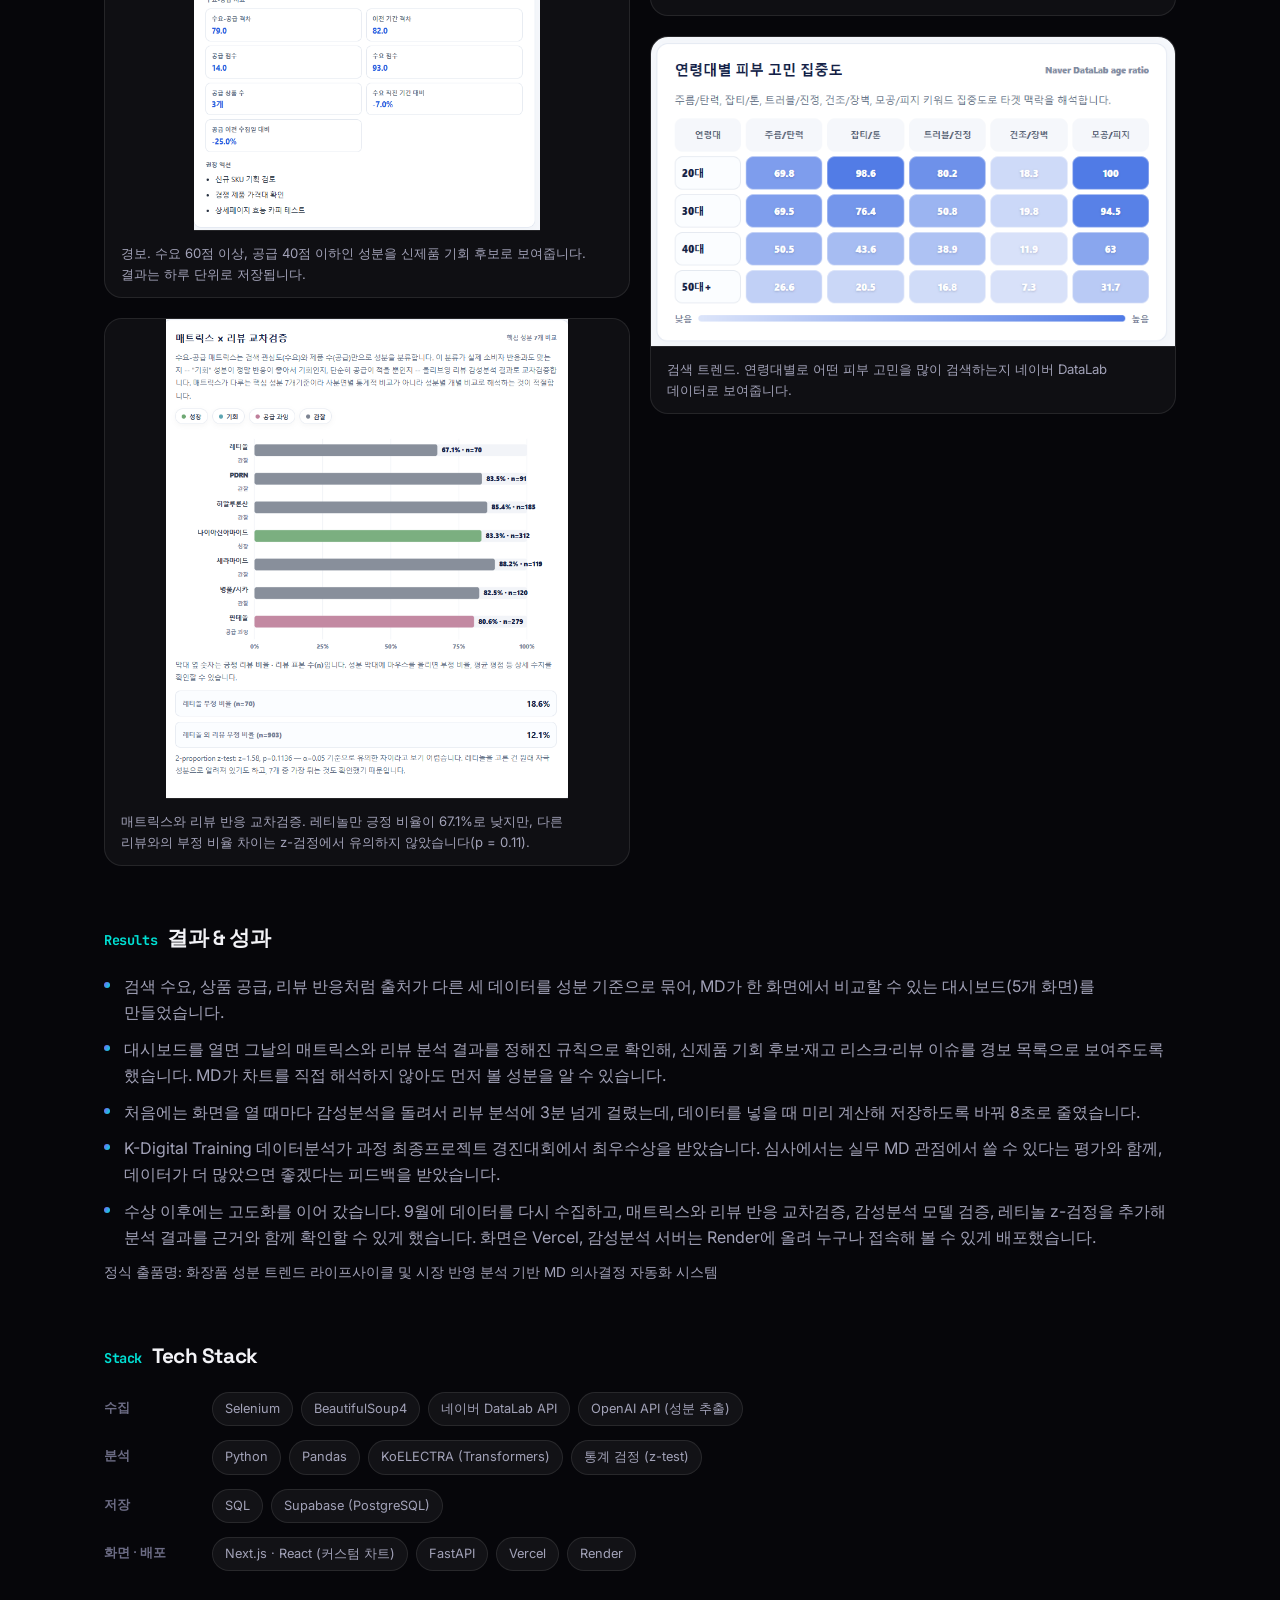
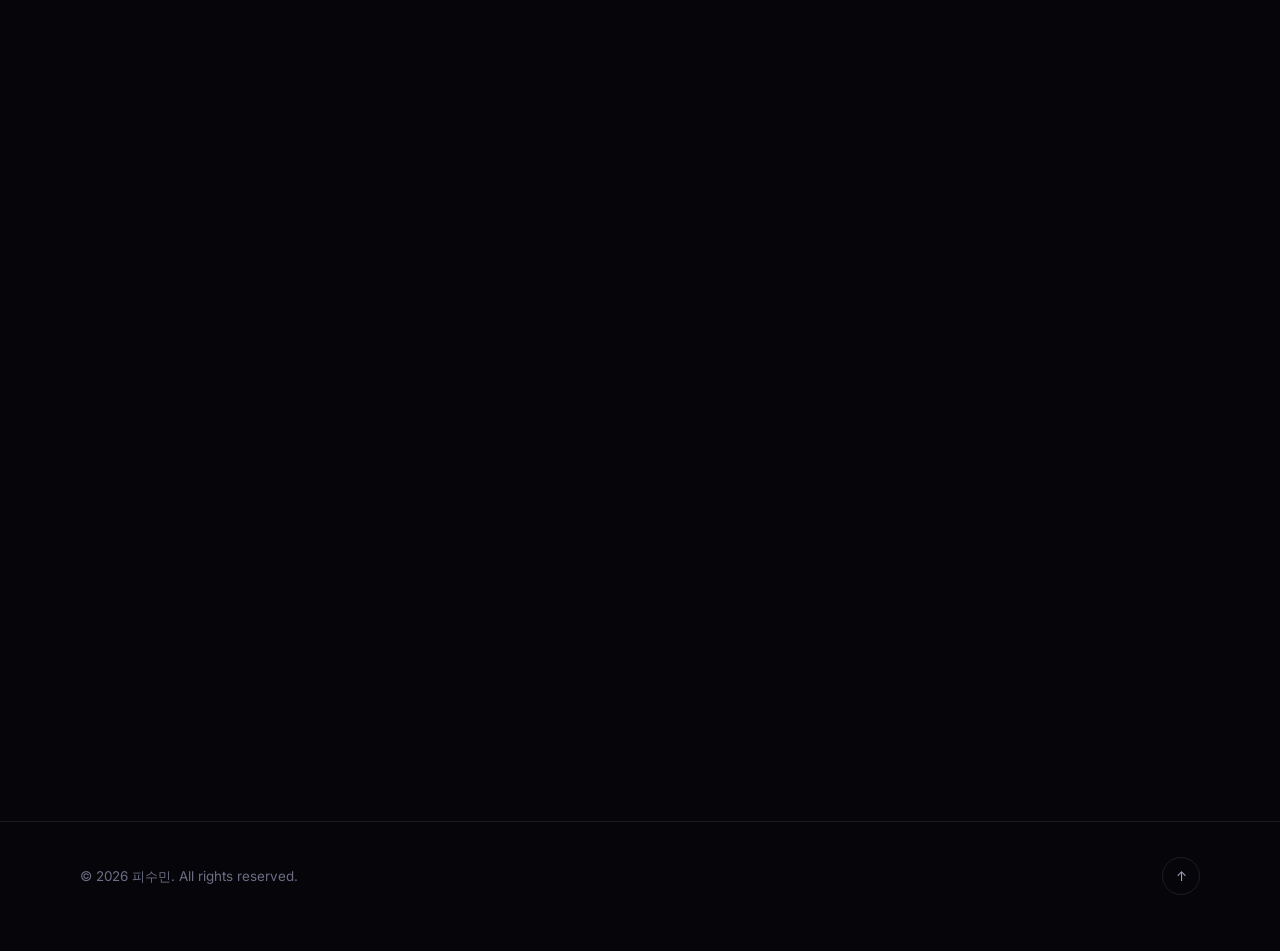
<file: projects/beautyguard.html>
<!DOCTYPE html>
<html lang="ko">
<head>
<meta charset="UTF-8">
<meta name="viewport" content="width=device-width, initial-scale=1.0">
<title>BeautyGuard | 피수민 포트폴리오</title>
<meta name="description" content="검색 수요·시장 공급·소비자 리뷰를 교차 분석해 화장품 MD의 성분 기획 의사결정을 돕는 BeautyGuard 프로젝트 상세.">
<meta property="og:type" content="website">
<meta property="og:title" content="BeautyGuard | 피수민 포트폴리오">
<meta property="og:description" content="검색 수요·시장 공급·소비자 리뷰를 교차 분석해 화장품 MD의 성분 기획 의사결정을 돕는 BeautyGuard 프로젝트 상세.">
<meta property="og:image" content="https://psm-data-portfolio.vercel.app/assets/og-image.png">
<meta property="og:url" content="https://psm-data-portfolio.vercel.app/projects/beautyguard.html">
<link rel="preconnect" href="https://fonts.googleapis.com">
<link rel="preconnect" href="https://fonts.gstatic.com" crossorigin>
<link href="https://fonts.googleapis.com/css2?family=Space+Grotesk:wght@500;600;700&family=Inter:wght@400;500;600;700&family=JetBrains+Mono:wght@400;500&display=swap" rel="stylesheet">
<link rel="stylesheet" href="../css/style.css">
<link rel="icon" type="image/svg+xml" href="../assets/favicon.svg">
</head>
<body>

<div class="cursor-glow" id="cursorGlow"></div>
<div class="progress-bar" id="progressBar"></div>

<header class="nav" id="nav">
  <div class="nav-inner">
    <a href="../index.html" class="logo">PSM<span class="dot">.</span></a>
    <nav class="nav-links" id="navLinks">
      <a href="../index.html#about" class="nav-link">About</a>
      <a href="../index.html#skills" class="nav-link">Skills</a>
      <a href="../index.html#certificates" class="nav-link">Certificates</a>
      <a href="../index.html#projects" class="nav-link">Projects</a>
      <a href="../index.html#experience" class="nav-link">Experience</a>
      <a href="../index.html#contact" class="nav-link">Contact</a>
    </nav>
    <a href="../index.html#contact" class="btn btn-small btn-outline nav-cta">연락하기</a>
    <button class="menu-toggle" id="menuToggle" aria-label="메뉴 열기">
      <span></span><span></span><span></span>
    </button>
  </div>
</header>

<div class="pd-hero">
  <a href="../index.html#projects" class="pd-back reveal">← 포트폴리오로 돌아가기</a>

  <div class="pd-badges reveal">
    <span class="pd-badge">팀 프로젝트 · 4인</span>
    <span class="pd-badge">2026.04 - 2026.09</span>
    <span class="pd-badge badge-award">🏆 최우수상 수상</span>
  </div>

  <h1 class="pd-title reveal">BeautyGuard</h1>
  <p class="pd-tagline reveal">검색 수요 × 시장 공급 × 소비자 리뷰를 교차 분석해 화장품 MD의 성분 기획을 돕는 대시보드</p>

  <div class="pd-hero-actions reveal">
    <a href="https://github.com/PSM-0403/BeautyGuard" target="_blank" rel="noopener" class="btn btn-outline">GitHub ↗</a>
    <a href="https://beautyguard-dashboard.vercel.app" target="_blank" rel="noopener" class="btn btn-primary">라이브 데모 →</a>
  </div>

  <div class="pd-banner reveal thumb-3">
    <div class="pd-banner-brand">
      <img class="pd-banner-icon" src="../assets/icons/beautyguard-icon.png" alt="BeautyGuard 아이콘" width="56" height="56">
      <span class="pd-banner-title">Beauty<em>Guard</em></span>
    </div>
  </div>
</div>

<div class="pd-body">

  <div class="pd-grid">
    <div class="pd-block reveal">
      <h2><span class="pd-num">Background</span>배경 &amp; 분석 질문</h2>
      <p>
        화장품 MD(상품기획자)는 신제품을 기획할 때 검색 수요, 시장 공급, 소비자 반응을 각각 다른 곳에서 따로 확인해야 합니다.
        이 세 가지 데이터를 성분 단위로 묶어 한 화면에서 비교하면, "지금 어떤 성분으로 제품을 만들어야 하는가"를 더 빠르게 판단할 수 있다고 보고
        다음 세 가지 질문에서 출발했습니다.
      </p>
      <ul class="pd-list" style="margin-top:14px">
        <li><strong>Q1.</strong> 검색 수요에 비해 시장에 제품이 적은 <strong>기회 성분</strong>은 무엇인가?</li>
        <li><strong>Q2.</strong> 성분별로 소비자 반응(리뷰 긍정·부정)은 어떻게 다른가?</li>
        <li><strong>Q3.</strong> 자동 감성분석 결과를 의사결정에 써도 될 만큼 믿을 수 있는가?</li>
      </ul>
    </div>
    <div class="pd-block reveal">
      <h2>정보</h2>
      <ul class="pd-meta-list">
        <li class="pd-meta-item"><span>기간</span><strong>2026.04.20 ~ 2026.05.20 (팀 · 로컬 프로토타입)<br>2026.08.24 ~ 2026.09.15 (고도화 · 데이터 재수집, 검증, 배포)</strong></li>
        <li class="pd-meta-item"><span>참여인원</span><strong>4명</strong></li>
        <li class="pd-meta-item"><span>팀 단계 담당</span><strong>올리브영 상품·리뷰 수집(크롤링), DB 적재 파이프라인, 리뷰 감성분석 연동, AI 전략 어시스턴트 프롬프트 설계</strong></li>
        <li class="pd-meta-item"><span>고도화 단계 (1인)</span><strong>최신 데이터 재수집·정제, 감성분석 모델 신뢰도 검증, 매트릭스 × 리뷰 교차검증, 배포 &amp; 운영 (AI 코딩 도구를 활용해 구현)</strong></li>
      </ul>
    </div>
  </div>

  <div class="pd-block reveal">
    <h2><span class="pd-num">Data</span>데이터</h2>
    <div class="pd-kpis">
      <div class="pd-kpi"><strong>107</strong><span>고유 상품</span></div>
      <div class="pd-kpi"><strong>973</strong><span>소비자 리뷰</span></div>
      <div class="pd-kpi"><strong>7</strong><span>핵심 분석 성분</span></div>
      <div class="pd-kpi"><strong>3</strong><span>독립 데이터 소스</span></div>
    </div>
    <div class="pd-table-wrap">
      <table class="pd-table">
        <thead>
          <tr><th>데이터</th><th>출처 · 수집 방식</th><th>규모</th></tr>
        </thead>
        <tbody>
          <tr>
            <td>상품 정보</td>
            <td>올리브영 스킨케어 2개 카테고리(크림, 에센스/세럼/앰플)의 판매순·신상품순 상위 24개 상품을 Selenium으로 5일간(9/11~9/15) 매일 수집</td>
            <td>고유 상품 107개</td>
          </tr>
          <tr>
            <td>소비자 리뷰</td>
            <td>위 상품의 리뷰를 상품당 최대 10건 수집. 짧은 시간에 요청이 몰리면 접속이 차단되어, 요청 간격을 두고 여러 차례 나눠 재수집</td>
            <td>101개 상품, 973건</td>
          </tr>
          <tr>
            <td>검색 수요</td>
            <td>네이버 DataLab 검색어 트렌드 API. 성분별로 검색어 그룹(예: 비타민C·비타씨·비타C)을 묶어 조회</td>
            <td>성분별 주간 · 월간 검색 지수</td>
          </tr>
        </tbody>
      </table>
    </div>
  </div>

  <div class="pd-block reveal">
    <h2><span class="pd-num">Cleaning</span>정제 과정 &amp; 데이터 특성</h2>
    <ul class="pd-list">
      <li>용량·구성만 다른 중복 상품은 순위가 높은 1개만 남기고, 5일치 목록을 상품번호 기준으로 병합</li>
      <li>리뷰가 없는 6개 상품은 신상품·판매 종료 여부 확인 후 제외</li>
      <li>DB(115개)와 원본 CSV(107개)의 상품 수를 대조해, 테스트로 적재된 상품 8개를 SQL로 찾아 삭제</li>
      <li>같은 성분의 다른 표기(레티놀·레티날·retinol 등)는 별칭으로 묶어 집계</li>
      <li>GPT로 추출한 주성분은 수집일 과반에서 나온 성분만 남긴 정제 테이블로 집계 (원본 보존, 520행 → 217행)</li>
      <li>리뷰의 94%(915건)가 별점 4~5점으로 긍정에 치우침. 그래서 감성분석 모델은 정확도 대신 감성별 재현율로 평가</li>
    </ul>
  </div>

  <div class="pd-block reveal">
    <h2><span class="pd-num">Method</span>분석 방법</h2>
    <div class="pd-table-wrap">
      <table class="pd-table">
        <thead>
          <tr><th>지표 · 방법</th><th>정의</th></tr>
        </thead>
        <tbody>
          <tr>
            <td>수요 점수</td>
            <td>
              네이버 DataLab 성분별 검색량. 한 번에 5개 그룹까지만 조회되고 값이 요청마다 상대값이라,
              매 요청에 기준 검색어(세럼·앰플·에센스 추천)를 함께 넣어 그 비율로 보정.
              공급과 같은 기간(9/11~9/15)의 일별 평균을 쓰고, 직전 5일까지 포함한 최댓값을 100으로 환산 (1위 성분도 100 미만일 수 있음)
            </td>
          </tr>
          <tr>
            <td>공급 점수</td>
            <td>마지막 수집일(9/15) 기준 성분별 올리브영 상위 노출 상품 수 ÷ 상품이 가장 많은 성분의 상품 수 × 100 (성분은 과반 기준 정제본으로 집계)</td>
          </tr>
          <tr>
            <td>4분면 분류</td>
            <td>두 점수를 60점 기준으로 나눠 <strong>기회</strong>(수요↑ 공급↓) · <strong>성장</strong>(수요↑ 공급↑) · <strong>공급과잉</strong>(수요↓ 공급↑) · <strong>관찰</strong>(수요↓ 공급↓)으로 분류. 기준값에 따라 결과가 바뀌는지 50·70점으로도 확인</td>
          </tr>
          <tr>
            <td>리뷰 감성분석</td>
            <td>네이버 영화 리뷰(NSMC)로 학습된 한국어 모델 KoELECTRA(긍정·부정 2분류)를 사용하고, 두 확률이 모두 0.65 미만인 애매한 리뷰는 <strong>중립</strong>으로 처리해 3분류로 확장</td>
          </tr>
          <tr>
            <td>모델 검증</td>
            <td>별도 정답 데이터가 없어 리뷰 별점을 근사 정답으로 사용(4~5점 긍정, 3점 중립, 1~2점 부정)하고, 감성별 재현율로 평가</td>
          </tr>
          <tr>
            <td>성분 간 비교</td>
            <td>특정 성분의 부정 리뷰 비율이 나머지 리뷰보다 높은지 2-비율 z-검정(유의수준 5%)으로 확인. 한 상품에 여러 성분이 들어 있어 같은 리뷰가 중복으로 세어지지 않도록, 비교 그룹은 해당 성분 리뷰를 뺀 나머지 리뷰로 구성</td>
          </tr>
        </tbody>
      </table>
    </div>
  </div>

  <div class="pd-block reveal">
    <h2><span class="pd-num">Findings</span>분석 결과 &amp; 인사이트</h2>
    <div class="pd-insights">

      <div class="pd-insight">
        <span class="pd-insight-tag">Q1 · 기회 성분</span>
        <h3>비타민C는 찾는 사람에 비해 고를 수 있는 제품이 적었습니다</h3>
        <p>
          처음 매트릭스를 봤을 때는 수요와 공급의 기간이 서로 달랐습니다. 공급은 9월 11~15일에 수집한 상품 데이터인데,
          수요는 대시보드를 연 날의 검색량을 쓰고 있었습니다. 그래서 수요도 같은 기간으로 맞추고, 성분 데이터를 정제한 뒤 다시 계산했습니다.
        </p>
        <p>
          비타민C는 수요 93점, 공급 14점으로 기회 영역에 들어갔고, 4분면 기준을 60점에서 50점이나 70점으로 바꿔도 결과는 같았습니다.
          9월 15일 기준 올리브영 상위에 노출된 비타민C 제품은 3개였는데, 셋 다 한 브랜드의 시즌 기획 상품이었습니다.
          찾는 사람은 많은데 고를 수 있는 제품이 적고, 그마저 한 브랜드에 몰려 있어서 신제품 후보로 먼저 검토해 볼 만한 성분이라고 봤습니다.
        </p>
        <p>
          콜라겐(수요 66점, 공급 18점)도 기회 영역에 들어갔지만, 기준을 70점으로 올리면 빠져서 결론에는 넣지 않았습니다.
          비타민C 유도체 이름으로만 표기된 제품 1개는 아직 동의어 처리를 하지 않아 집계에서 빠져 있습니다.
        </p>
      </div>

      <div class="pd-insight is-caution">
        <span class="pd-insight-tag">Q2 · 소비자 반응</span>
        <h3>레티놀 자극 이슈는 결론을 내리지 않았습니다</h3>
        <p>
          레티놀은 자극이 있다는 인식이 있어서 부정 리뷰가 많을 거라고 예상했습니다. 실제로 부정 비율은 18.6%(70건 중 13건)로
          다른 리뷰(12.1%)보다 높았지만, z-검정 결과 p값이 0.11이라 유의한 차이는 아니었습니다. 평균 별점도 4.84점으로 낮지 않았습니다.
        </p>
        <p>
          부정으로 분류된 13건을 직접 읽어 보니 자극이나 효과에 대한 불만은 3건뿐이었습니다. 나머지는 "레티놀 1000IU는 0.03% 함유라는 뜻이에요" 같은
          성분 설명이나 사용법 리뷰였는데, 모델이 이런 글을 부정으로 잘못 분류하고 있었습니다.
          그래서 자극 이슈가 있다고 결론 내리지 않았고, 감성분석 모델부터 개선해야 한다고 정리했습니다.
        </p>
      </div>

      <div class="pd-insight is-caution">
        <span class="pd-insight-tag">Q3 · 모델 신뢰도</span>
        <h3>정확도 83.5%는 의미 있는 숫자가 아니었습니다</h3>
        <p>
          리뷰의 94%가 별점 4~5점이라, 모든 리뷰를 긍정이라고만 답해도 정확도는 94%가 나옵니다.
          그래서 정확도 대신 긍정·중립·부정을 각각 얼마나 잘 찾아내는지(재현율)를 따로 봤습니다.
        </p>
        <ul class="pd-list">
          <li>부정은 38건 중 33건(86.8%), 긍정은 84.7%를 맞혀서 놓치면 안 되는 부정 리뷰는 대부분 잡아냈습니다.</li>
          <li>중립은 20건 중 4건(20.0%)밖에 못 맞혔습니다. 긍정·부정만 학습한 모델로 중립을 만들어 낸 한계입니다.</li>
          <li>반대로 부정이라고 판단한 122건 중 77건은 별점이 4~5점이었습니다. 부정을 실제보다 많이 잡는 편이라, 부정 리뷰 경보는 원문을 확인하는 용도로만 쓰기로 했습니다.</li>
          <li>부정 판단 기준을 0.65에서 0.60으로 낮추면 재현율이 89.5%로 오르지만, 실제로는 1건(33건→34건) 차이라 기준을 바꾸지 않았습니다.</li>
        </ul>
      </div>

      <div class="pd-insight is-caution">
        <span class="pd-insight-tag">데이터 품질</span>
        <h3>같은 제품의 주성분이 날마다 다르게 뽑히고 있었습니다</h3>
        <p>
          대시보드의 상품 수가 원본 CSV와 맞지 않아서 원인을 찾아봤습니다. 주성분은 상세페이지 이미지를 GPT로 읽어 매일 새로 뽑는데,
          2일 이상 수집된 상품 87개 중 82개는 날마다 결과가 달랐습니다. 세라마이드가 주성분인 앰플이 어떤 날에는 비타민C 제품으로 잡히는 식이었습니다.
          DB는 매일 결과를 덮어쓰지 않고 쌓기만 해서, 한 번이라도 잘못 읽힌 성분이 그대로 남아 있었습니다.
        </p>
        <p>
          원본은 그대로 두고, 5일 중 절반 넘게 나온 성분만 인정하는 정제 테이블을 따로 만들어 매트릭스와 경보가 이 테이블을 읽게 바꿨습니다.
          나이아신아마이드 제품 수는 43개에서 27개로, 전체 성분 행은 520개에서 217개로 줄었습니다.
          그 과정에서 정식 수집 전에 테스트로 넣었던 상품 8개도 찾아 지웠습니다.
        </p>
      </div>

    </div>
  </div>

  <div class="pd-block reveal">
    <h2><span class="pd-num">Preview</span>실제 화면</h2>
    <div class="pd-shots">
      <figure class="pd-shot">
        <img src="../assets/screenshots/beautyguard/market-matrix.png" alt="수요-공급 매트릭스 화면" loading="lazy">
        <figcaption>수요-공급 매트릭스. 비타민C가 왼쪽 위 기회 영역(수요 93, 공급 14)에 있고, 판테놀은 공급 100으로 공급 과잉 영역에 있습니다.</figcaption>
      </figure>
      <figure class="pd-shot">
        <img src="../assets/screenshots/beautyguard/alerts.png" alt="비타민C 신제품 기회 후보 경보 화면" loading="lazy">
        <figcaption>경보. 수요 60점 이상, 공급 40점 이하인 성분을 신제품 기회 후보로 보여줍니다. 결과는 하루 단위로 저장됩니다.</figcaption>
      </figure>
      <figure class="pd-shot">
        <img src="../assets/screenshots/beautyguard/retinol-ztest.png" alt="매트릭스와 리뷰 교차검증, 레티놀 z-검정 결과 화면" loading="lazy">
        <figcaption>매트릭스와 리뷰 반응 교차검증. 레티놀만 긍정 비율이 67.1%로 낮지만, 다른 리뷰와의 부정 비율 차이는 z-검정에서 유의하지 않았습니다(p = 0.11).</figcaption>
      </figure>
      <figure class="pd-shot">
        <img src="../assets/screenshots/beautyguard/review-analysis.png" alt="소비자 리뷰 분석 화면 - 감성 비율, 키워드, 피부 타입별 반응" loading="lazy">
        <figcaption>소비자 리뷰 분석(나이아신아마이드 선택). 성분을 고르면 최근 리뷰 최대 300건으로 긍·부정 비율, 자주 나온 키워드, 피부 타입별 반응을 보여줍니다.</figcaption>
      </figure>
      <figure class="pd-shot">
        <img src="../assets/screenshots/beautyguard/sentiment-validation.png" alt="감성분석 모델 신뢰도 검증 화면" loading="lazy">
        <figcaption>감성분석 모델 검증. 전체 일치율(83.5%)이 모두 긍정으로 찍었을 때(94.0%)보다 낮아서 구간별로 나눠 봤습니다. 부정은 38건 중 33건을 맞혔지만, 별점 4~5점 리뷰 77건을 부정으로 분류했습니다.</figcaption>
      </figure>
      <figure class="pd-shot">
        <img src="../assets/screenshots/beautyguard/age-heatmap.png" alt="연령대별 피부 고민 집중도 히트맵 화면" loading="lazy">
        <figcaption>검색 트렌드. 연령대별로 어떤 피부 고민을 많이 검색하는지 네이버 DataLab 데이터로 보여줍니다.</figcaption>
      </figure>
    </div>
  </div>

  <div class="pd-block reveal">
    <h2><span class="pd-num">Results</span>결과 &amp; 성과</h2>
    <ul class="pd-list">
      <li>검색 수요, 상품 공급, 리뷰 반응처럼 출처가 다른 세 데이터를 성분 기준으로 묶어, MD가 한 화면에서 비교할 수 있는 대시보드(5개 화면)를 만들었습니다.</li>
      <li>대시보드를 열면 그날의 매트릭스와 리뷰 분석 결과를 정해진 규칙으로 확인해, 신제품 기회 후보·재고 리스크·리뷰 이슈를 경보 목록으로 보여주도록 했습니다. MD가 차트를 직접 해석하지 않아도 먼저 볼 성분을 알 수 있습니다.</li>
      <li>처음에는 화면을 열 때마다 감성분석을 돌려서 리뷰 분석에 3분 넘게 걸렸는데, 데이터를 넣을 때 미리 계산해 저장하도록 바꿔 8초로 줄였습니다.</li>
      <li>K-Digital Training 데이터분석가 과정 최종프로젝트 경진대회에서 최우수상을 받았습니다. 심사에서는 실무 MD 관점에서 쓸 수 있다는 평가와 함께, 데이터가 더 많았으면 좋겠다는 피드백을 받았습니다.</li>
      <li>수상 이후에는 고도화를 이어 갔습니다. 9월에 데이터를 다시 수집하고, 매트릭스와 리뷰 반응 교차검증, 감성분석 모델 검증, 레티놀 z-검정을 추가해 분석 결과를 근거와 함께 확인할 수 있게 했습니다. 화면은 Vercel, 감성분석 서버는 Render에 올려 누구나 접속해 볼 수 있게 배포했습니다.</li>
    </ul>
    <p class="section-hint">정식 출품명: 화장품 성분 트렌드 라이프사이클 및 시장 반영 분석 기반 MD 의사결정 자동화 시스템</p>
  </div>

  <div class="pd-block reveal">
    <h2><span class="pd-num">Stack</span>Tech Stack</h2>
    <div class="pd-stack">
      <div class="pd-stack-row">
        <span class="pd-stack-label">수집</span>
        <div class="tech-pills">
          <span class="tech-pill">Selenium</span><span class="tech-pill">BeautifulSoup4</span>
          <span class="tech-pill">네이버 DataLab API</span><span class="tech-pill">OpenAI API (성분 추출)</span>
        </div>
      </div>
      <div class="pd-stack-row">
        <span class="pd-stack-label">분석</span>
        <div class="tech-pills">
          <span class="tech-pill">Python</span><span class="tech-pill">Pandas</span>
          <span class="tech-pill">KoELECTRA (Transformers)</span><span class="tech-pill">통계 검정 (z-test)</span>
        </div>
      </div>
      <div class="pd-stack-row">
        <span class="pd-stack-label">저장</span>
        <div class="tech-pills">
          <span class="tech-pill">SQL</span><span class="tech-pill">Supabase (PostgreSQL)</span>
        </div>
      </div>
      <div class="pd-stack-row">
        <span class="pd-stack-label">화면 · 배포</span>
        <div class="tech-pills">
          <span class="tech-pill">Next.js · React (커스텀 차트)</span><span class="tech-pill">FastAPI</span>
          <span class="tech-pill">Vercel</span><span class="tech-pill">Render</span>
        </div>
      </div>
    </div>
  </div>

  <div class="pd-block reveal">
    <h2><span class="pd-num">Limits</span>한계 &amp; 개선 방향</h2>
    <div class="pd-retro">
      <p><strong>표본 규모</strong>: 크림과 에센스/세럼/앰플 2개 카테고리에서 상품 107개, 리뷰 973건을 모아 규모가 작습니다. 특히 레티놀은 7개 상품에서 10건씩 모은 70건이라, 상품 하나의 특성이 결과를 크게 좌우할 수 있습니다. 심사에서 받은 "데이터가 더 많았으면 좋겠다"는 피드백도 같은 지점입니다.</p>
      <p><strong>감성분석 모델</strong>: 따로 정답을 붙인 데이터가 없어서 별점을 정답 대신 썼는데, 5점을 주고도 아쉬운 점을 적은 리뷰처럼 별점과 글 내용이 항상 맞지는 않습니다. 또 사용한 모델은 네이버 영화 리뷰(NSMC)로 긍정·부정을 배운 모델이라, 성분 함량을 설명하거나 사용법을 알려 주는 화장품 리뷰를 부정으로 잘못 분류하는 경우가 있었습니다.</p>
      <p><strong>성분 데이터</strong>: GPT로 뽑은 주성분을 과반 기준으로 정제했지만, 하루만 수집된 상품은 그날의 추출 결과를 그대로 쓸 수밖에 없습니다. 같은 성분이 여러 이름으로 표기되는 경우(예: 히알루론산 · 소듐하이알루로네이트, 비타민C · 3-O-에틸아스코빅애씨드)도 하나로 묶지 못해 일부 제품이 집계에서 빠집니다.</p>
      <p><strong>지표 해석</strong>: 공급 점수는 올리브영 상위 노출 상품 기준이라 전체 시장의 공급과 같지 않고, 검색 지수도 성분 간 상대값입니다. 수집 기간이 5일이라 결과는 그 기간의 신호로만 봐야 합니다. 4분면 기준 60점도 근거를 두고 정한 값이 아니라서, 50점과 70점으로 바꿔 보고 결과가 달라지는 성분(콜라겐)은 결론에서 뺐습니다.</p>
      <p><strong>운영 환경</strong>: 감성분석 서버를 무료 서버(RAM 512MB)에 올려서, 처음 쓰던 다국어 BERT-base(약 1억 1천만 파라미터) 대신 한국어 경량 모델(약 1,400만 파라미터)로 바꿨습니다. 또 무료 서버는 15분 동안 접속이 없으면 잠들기 때문에, 첫 접속 때 서버가 깨어나는 데 30~60초가 걸릴 수 있습니다.</p>
    </div>
  </div>

  <div class="pd-footer-nav reveal">
    <a href="jejutrip.html" class="btn btn-outline">← 이전 프로젝트: JejuTrip AI</a>
    <a href="jcrew.html" class="btn btn-outline">다음 프로젝트: J-CREW →</a>
  </div>

</div>

<footer class="footer">
  <div class="footer-inner">
    <p>&copy; <span id="year"></span> 피수민. All rights reserved.</p>
    <button class="to-top" id="toTop" aria-label="맨 위로">↑</button>
  </div>
</footer>

<script src="../js/script.js"></script>
</body>
</html>
</file>
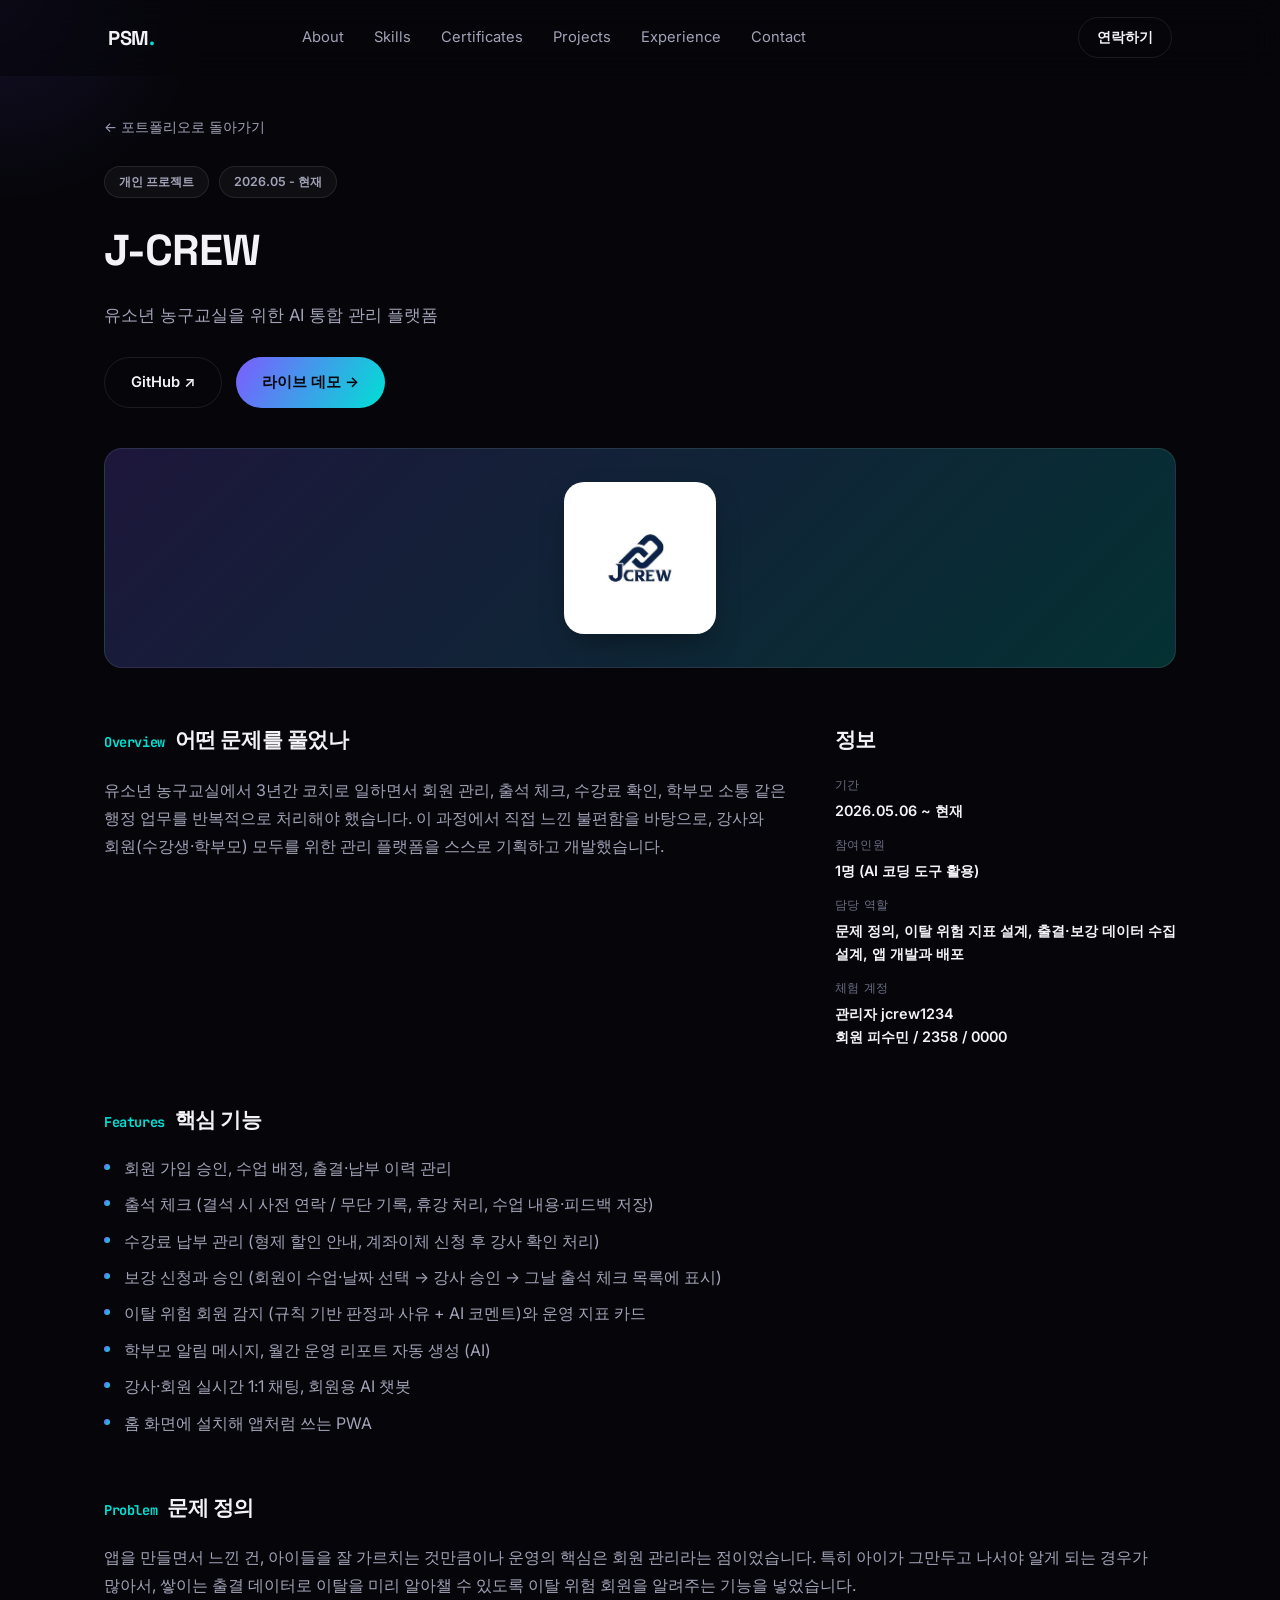
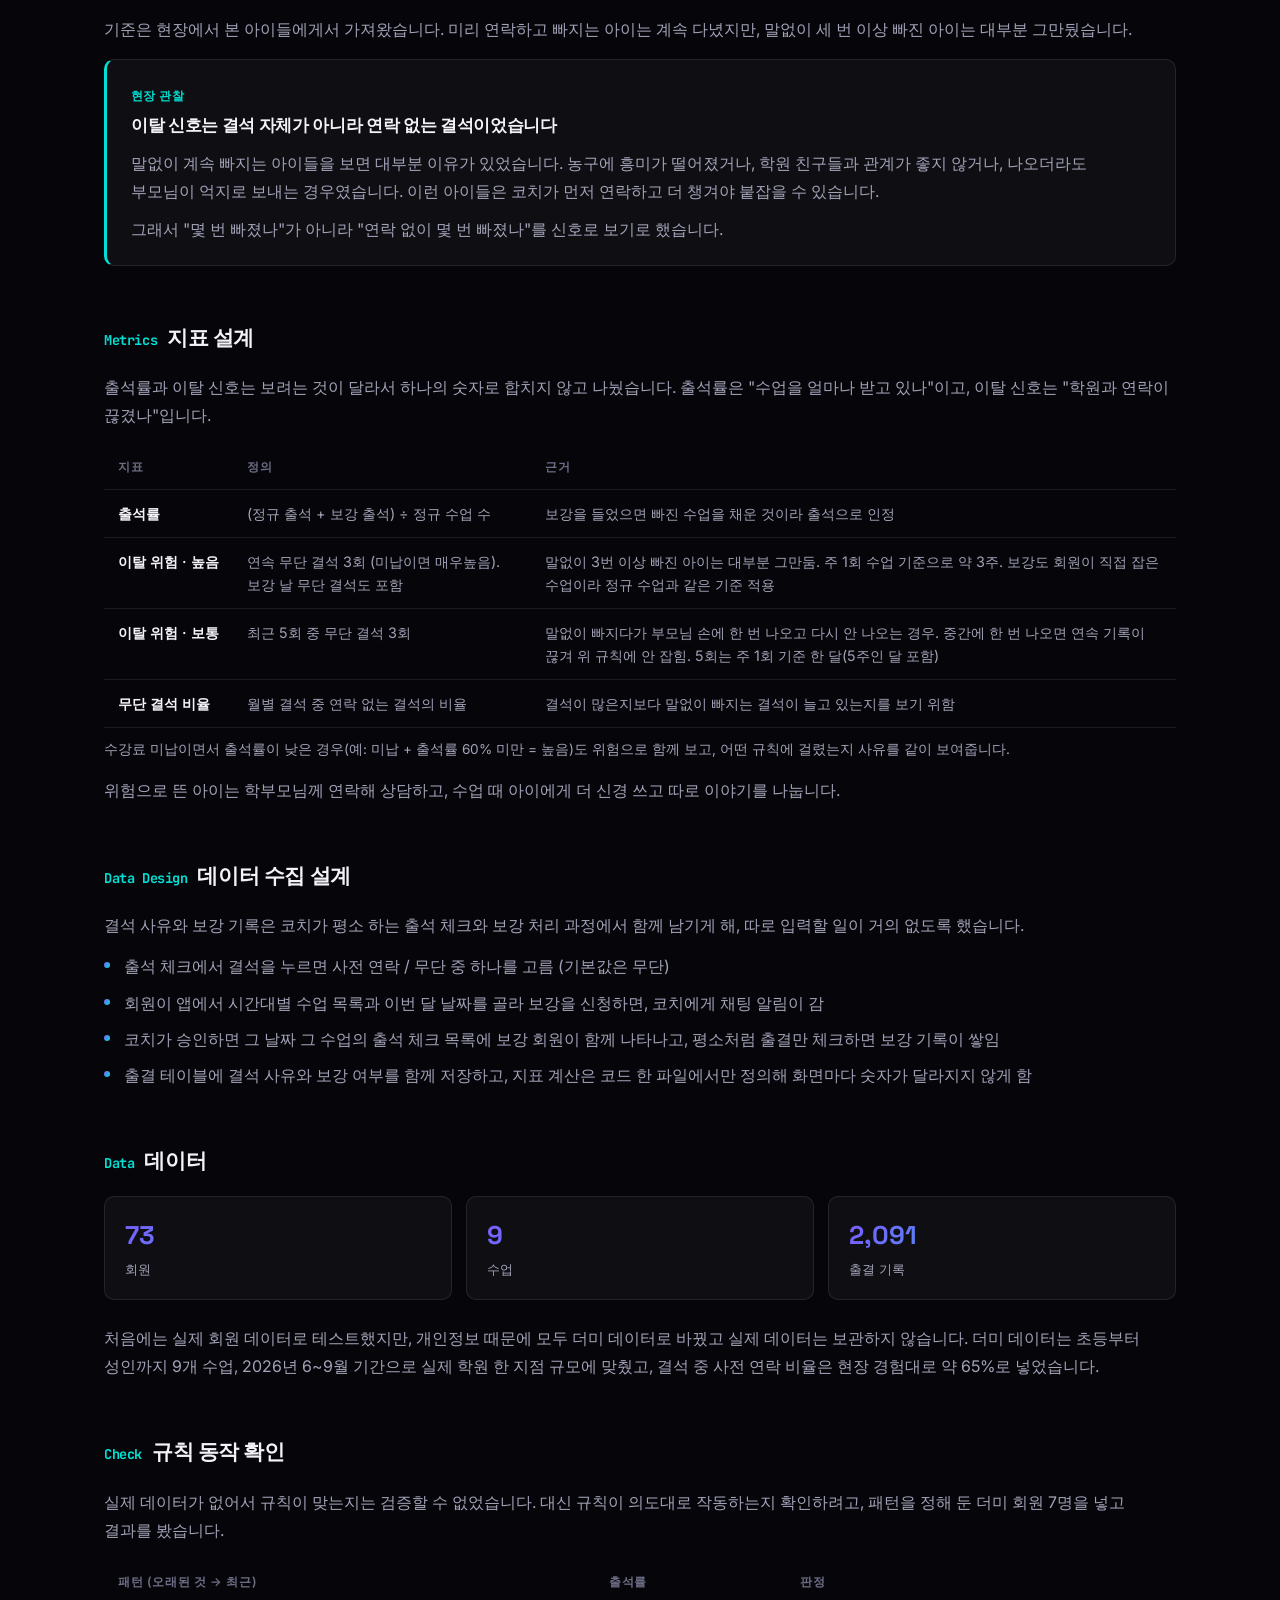
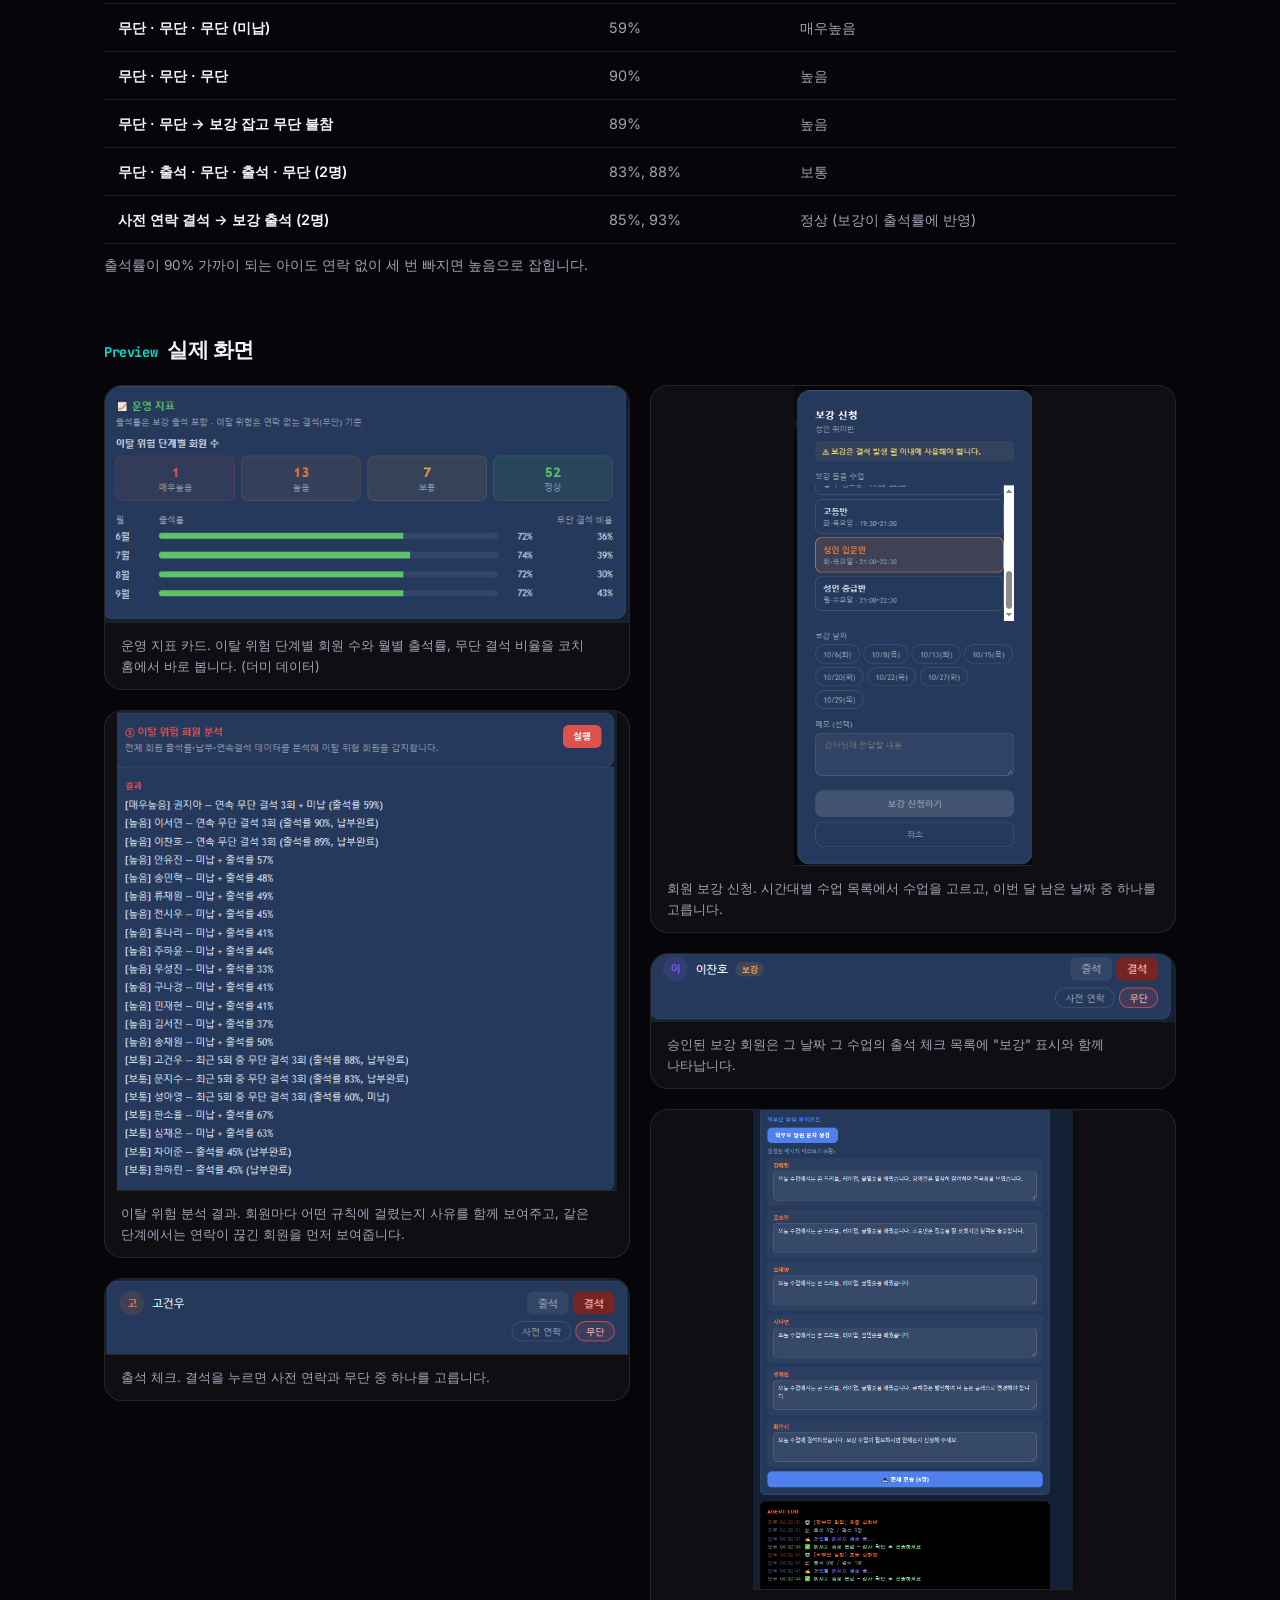
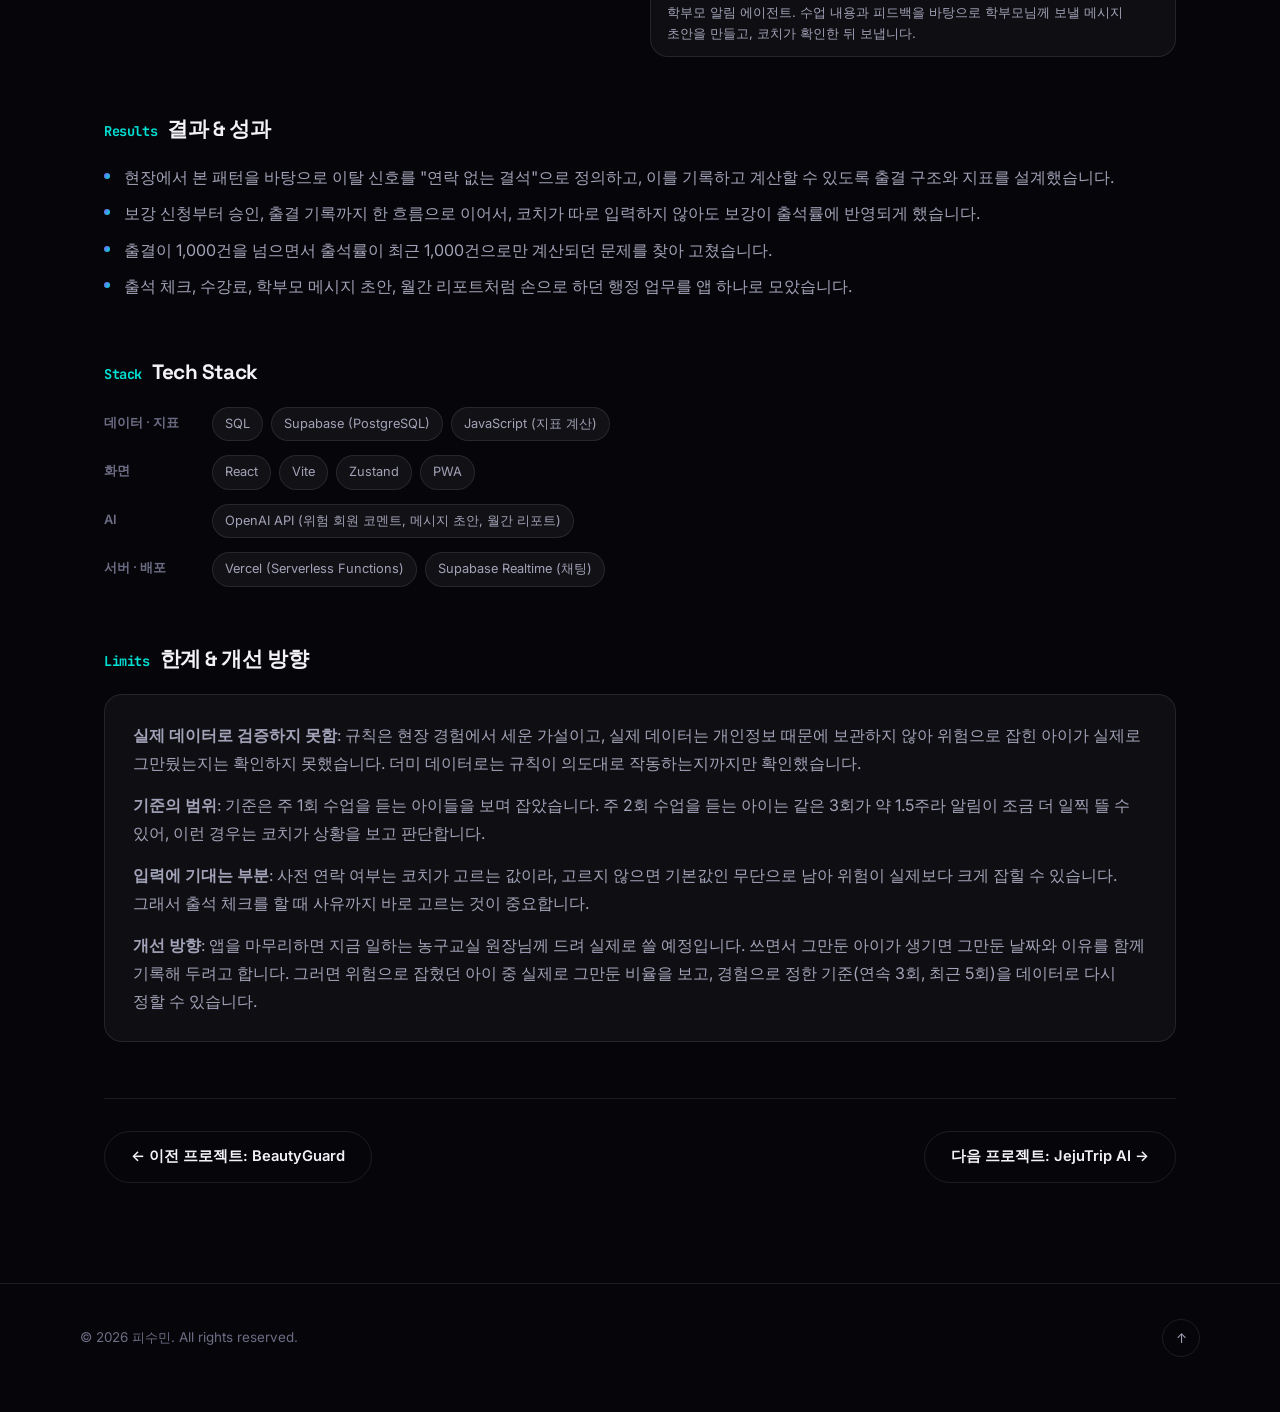
<file: projects/jcrew.html>
<!DOCTYPE html>
<html lang="ko">
<head>
<meta charset="UTF-8">
<meta name="viewport" content="width=device-width, initial-scale=1.0">
<title>J-CREW | 피수민 포트폴리오</title>
<meta name="description" content="유소년 농구교실을 위한 AI 통합 관리 플랫폼, J-CREW 프로젝트 상세.">
<meta property="og:type" content="website">
<meta property="og:title" content="J-CREW | 피수민 포트폴리오">
<meta property="og:description" content="유소년 농구교실을 위한 AI 통합 관리 플랫폼, J-CREW 프로젝트 상세.">
<meta property="og:image" content="https://psm-data-portfolio.vercel.app/assets/og-image.png">
<meta property="og:url" content="https://psm-data-portfolio.vercel.app/projects/jcrew.html">
<link rel="preconnect" href="https://fonts.googleapis.com">
<link rel="preconnect" href="https://fonts.gstatic.com" crossorigin>
<link href="https://fonts.googleapis.com/css2?family=Space+Grotesk:wght@500;600;700&family=Inter:wght@400;500;600;700&family=JetBrains+Mono:wght@400;500&display=swap" rel="stylesheet">
<link rel="stylesheet" href="../css/style.css">
<link rel="icon" type="image/svg+xml" href="../assets/favicon.svg">
</head>
<body>

<div class="cursor-glow" id="cursorGlow"></div>
<div class="progress-bar" id="progressBar"></div>

<header class="nav" id="nav">
  <div class="nav-inner">
    <a href="../index.html" class="logo">PSM<span class="dot">.</span></a>
    <nav class="nav-links" id="navLinks">
      <a href="../index.html#about" class="nav-link">About</a>
      <a href="../index.html#skills" class="nav-link">Skills</a>
      <a href="../index.html#certificates" class="nav-link">Certificates</a>
      <a href="../index.html#projects" class="nav-link">Projects</a>
      <a href="../index.html#experience" class="nav-link">Experience</a>
      <a href="../index.html#contact" class="nav-link">Contact</a>
    </nav>
    <a href="../index.html#contact" class="btn btn-small btn-outline nav-cta">연락하기</a>
    <button class="menu-toggle" id="menuToggle" aria-label="메뉴 열기">
      <span></span><span></span><span></span>
    </button>
  </div>
</header>

<div class="pd-hero">
  <a href="../index.html#projects" class="pd-back reveal">← 포트폴리오로 돌아가기</a>

  <div class="pd-badges reveal">
    <span class="pd-badge">개인 프로젝트</span>
    <span class="pd-badge">2026.05 - 현재</span>
  </div>

  <h1 class="pd-title reveal">J-CREW</h1>
  <p class="pd-tagline reveal">유소년 농구교실을 위한 AI 통합 관리 플랫폼</p>

  <div class="pd-hero-actions reveal">
    <a href="https://github.com/PSM-0403/jcrew" target="_blank" rel="noopener" class="btn btn-outline">GitHub ↗</a>
    <a href="https://jcrewbasketball.vercel.app" target="_blank" rel="noopener" class="btn btn-primary">라이브 데모 →</a>
  </div>

  <div class="pd-banner reveal thumb-1">
    <div class="logo-plate logo-plate-lg">
      <img src="../assets/icons/jcrew-logo.jpg" alt="J-CREW 로고" width="120" height="120">
    </div>
  </div>
</div>

<div class="pd-body">

  <div class="pd-grid">
    <div class="pd-block reveal">
      <h2><span class="pd-num">Overview</span>어떤 문제를 풀었나</h2>
      <p>
        유소년 농구교실에서 3년간 코치로 일하면서 회원 관리, 출석 체크, 수강료 확인, 학부모 소통 같은 행정 업무를
        반복적으로 처리해야 했습니다. 이 과정에서 직접 느낀 불편함을 바탕으로, 강사와 회원(수강생·학부모) 모두를 위한
        관리 플랫폼을 스스로 기획하고 개발했습니다.
      </p>
    </div>
    <div class="pd-block reveal">
      <h2>정보</h2>
      <ul class="pd-meta-list">
        <li class="pd-meta-item"><span>기간</span><strong>2026.05.06 ~ 현재</strong></li>
        <li class="pd-meta-item"><span>참여인원</span><strong>1명 (AI 코딩 도구 활용)</strong></li>
        <li class="pd-meta-item"><span>담당 역할</span><strong>문제 정의, 이탈 위험 지표 설계, 출결·보강 데이터 수집 설계, 앱 개발과 배포</strong></li>
        <li class="pd-meta-item"><span>체험 계정</span><strong>관리자 jcrew1234<br>회원 피수민 / 2358 / 0000</strong></li>
      </ul>
    </div>
  </div>

  <div class="pd-block reveal">
    <h2><span class="pd-num">Features</span>핵심 기능</h2>
    <ul class="pd-list">
      <li>회원 가입 승인, 수업 배정, 출결·납부 이력 관리</li>
      <li>출석 체크 (결석 시 사전 연락 / 무단 기록, 휴강 처리, 수업 내용·피드백 저장)</li>
      <li>수강료 납부 관리 (형제 할인 안내, 계좌이체 신청 후 강사 확인 처리)</li>
      <li>보강 신청과 승인 (회원이 수업·날짜 선택 → 강사 승인 → 그날 출석 체크 목록에 표시)</li>
      <li>이탈 위험 회원 감지 (규칙 기반 판정과 사유 + AI 코멘트)와 운영 지표 카드</li>
      <li>학부모 알림 메시지, 월간 운영 리포트 자동 생성 (AI)</li>
      <li>강사·회원 실시간 1:1 채팅, 회원용 AI 챗봇</li>
      <li>홈 화면에 설치해 앱처럼 쓰는 PWA</li>
    </ul>
  </div>

  <div class="pd-block reveal">
    <h2><span class="pd-num">Problem</span>문제 정의</h2>
    <p>
      앱을 만들면서 느낀 건, 아이들을 잘 가르치는 것만큼이나 운영의 핵심은 회원 관리라는 점이었습니다.
      특히 아이가 그만두고 나서야 알게 되는 경우가 많아서, 쌓이는 출결 데이터로 이탈을 미리 알아챌 수 있도록 이탈 위험 회원을 알려주는 기능을 넣었습니다.
    </p>
    <p style="margin-top:12px">
      기준은 현장에서 본 아이들에게서 가져왔습니다.
      미리 연락하고 빠지는 아이는 계속 다녔지만, 말없이 세 번 이상 빠진 아이는 대부분 그만뒀습니다.
    </p>
    <div class="pd-insights" style="margin-top:16px">
      <div class="pd-insight">
        <span class="pd-insight-tag">현장 관찰</span>
        <h3>이탈 신호는 결석 자체가 아니라 연락 없는 결석이었습니다</h3>
        <p>
          말없이 계속 빠지는 아이들을 보면 대부분 이유가 있었습니다. 농구에 흥미가 떨어졌거나, 학원 친구들과 관계가 좋지 않거나,
          나오더라도 부모님이 억지로 보내는 경우였습니다. 이런 아이들은 코치가 먼저 연락하고 더 챙겨야 붙잡을 수 있습니다.
        </p>
        <p>
          그래서 "몇 번 빠졌나"가 아니라 "연락 없이 몇 번 빠졌나"를 신호로 보기로 했습니다.
        </p>
      </div>
    </div>
  </div>

  <div class="pd-block reveal">
    <h2><span class="pd-num">Metrics</span>지표 설계</h2>
    <p style="margin-bottom:16px">
      출석률과 이탈 신호는 보려는 것이 달라서 하나의 숫자로 합치지 않고 나눴습니다.
      출석률은 "수업을 얼마나 받고 있나"이고, 이탈 신호는 "학원과 연락이 끊겼나"입니다.
    </p>
    <div class="pd-table-wrap">
      <table class="pd-table">
        <thead>
          <tr><th>지표</th><th>정의</th><th>근거</th></tr>
        </thead>
        <tbody>
          <tr>
            <td>출석률</td>
            <td>(정규 출석 + 보강 출석) ÷ 정규 수업 수</td>
            <td>보강을 들었으면 빠진 수업을 채운 것이라 출석으로 인정</td>
          </tr>
          <tr>
            <td>이탈 위험 · 높음</td>
            <td>연속 무단 결석 3회 (미납이면 매우높음). 보강 날 무단 결석도 포함</td>
            <td>말없이 3번 이상 빠진 아이는 대부분 그만둠. 주 1회 수업 기준으로 약 3주. 보강도 회원이 직접 잡은 수업이라 정규 수업과 같은 기준 적용</td>
          </tr>
          <tr>
            <td>이탈 위험 · 보통</td>
            <td>최근 5회 중 무단 결석 3회</td>
            <td>말없이 빠지다가 부모님 손에 한 번 나오고 다시 안 나오는 경우. 중간에 한 번 나오면 연속 기록이 끊겨 위 규칙에 안 잡힘. 5회는 주 1회 기준 한 달(5주인 달 포함)</td>
          </tr>
          <tr>
            <td>무단 결석 비율</td>
            <td>월별 결석 중 연락 없는 결석의 비율</td>
            <td>결석이 많은지보다 말없이 빠지는 결석이 늘고 있는지를 보기 위함</td>
          </tr>
        </tbody>
      </table>
    </div>
    <p class="section-hint">수강료 미납이면서 출석률이 낮은 경우(예: 미납 + 출석률 60% 미만 = 높음)도 위험으로 함께 보고, 어떤 규칙에 걸렸는지 사유를 같이 보여줍니다.</p>
    <p style="margin-top:14px">
      위험으로 뜬 아이는 학부모님께 연락해 상담하고, 수업 때 아이에게 더 신경 쓰고 따로 이야기를 나눕니다.
    </p>
  </div>

  <div class="pd-block reveal">
    <h2><span class="pd-num">Data Design</span>데이터 수집 설계</h2>
    <p style="margin-bottom:14px">
      결석 사유와 보강 기록은 코치가 평소 하는 출석 체크와 보강 처리 과정에서 함께 남기게 해, 따로 입력할 일이 거의 없도록 했습니다.
    </p>
    <ul class="pd-list">
      <li>출석 체크에서 결석을 누르면 사전 연락 / 무단 중 하나를 고름 (기본값은 무단)</li>
      <li>회원이 앱에서 시간대별 수업 목록과 이번 달 날짜를 골라 보강을 신청하면, 코치에게 채팅 알림이 감</li>
      <li>코치가 승인하면 그 날짜 그 수업의 출석 체크 목록에 보강 회원이 함께 나타나고, 평소처럼 출결만 체크하면 보강 기록이 쌓임</li>
      <li>출결 테이블에 결석 사유와 보강 여부를 함께 저장하고, 지표 계산은 코드 한 파일에서만 정의해 화면마다 숫자가 달라지지 않게 함</li>
    </ul>
  </div>

  <div class="pd-block reveal">
    <h2><span class="pd-num">Data</span>데이터</h2>
    <div class="pd-kpis pd-kpis-3">
      <div class="pd-kpi"><strong>73</strong><span>회원</span></div>
      <div class="pd-kpi"><strong>9</strong><span>수업</span></div>
      <div class="pd-kpi"><strong>2,091</strong><span>출결 기록</span></div>
    </div>
    <p>
      처음에는 실제 회원 데이터로 테스트했지만, 개인정보 때문에 모두 더미 데이터로 바꿨고 실제 데이터는 보관하지 않습니다.
      더미 데이터는 초등부터 성인까지 9개 수업, 2026년 6~9월 기간으로 실제 학원 한 지점 규모에 맞췄고, 결석 중 사전 연락 비율은 현장 경험대로 약 65%로 넣었습니다.
    </p>
  </div>

  <div class="pd-block reveal">
    <h2><span class="pd-num">Check</span>규칙 동작 확인</h2>
    <p style="margin-bottom:16px">
      실제 데이터가 없어서 규칙이 맞는지는 검증할 수 없었습니다. 대신 규칙이 의도대로 작동하는지 확인하려고, 패턴을 정해 둔 더미 회원 7명을 넣고 결과를 봤습니다.
    </p>
    <div class="pd-table-wrap">
      <table class="pd-table">
        <thead>
          <tr><th>패턴 (오래된 것 → 최근)</th><th>출석률</th><th>판정</th></tr>
        </thead>
        <tbody>
          <tr><td>무단 · 무단 · 무단 (미납)</td><td>59%</td><td>매우높음</td></tr>
          <tr><td>무단 · 무단 · 무단</td><td>90%</td><td>높음</td></tr>
          <tr><td>무단 · 무단 → 보강 잡고 무단 불참</td><td>89%</td><td>높음</td></tr>
          <tr><td>무단 · 출석 · 무단 · 출석 · 무단 (2명)</td><td>83%, 88%</td><td>보통</td></tr>
          <tr><td>사전 연락 결석 → 보강 출석 (2명)</td><td>85%, 93%</td><td>정상 (보강이 출석률에 반영)</td></tr>
        </tbody>
      </table>
    </div>
    <p class="section-hint">출석률이 90% 가까이 되는 아이도 연락 없이 세 번 빠지면 높음으로 잡힙니다.</p>
  </div>

  <div class="pd-block reveal">
    <h2><span class="pd-num">Preview</span>실제 화면</h2>
    <div class="pd-shots">
      <figure class="pd-shot">
        <img src="../assets/screenshots/jcrew/ops-metrics.png" alt="운영 지표 카드 화면" loading="lazy">
        <figcaption>운영 지표 카드. 이탈 위험 단계별 회원 수와 월별 출석률, 무단 결석 비율을 코치 홈에서 바로 봅니다. (더미 데이터)</figcaption>
      </figure>
      <figure class="pd-shot">
        <img src="../assets/screenshots/jcrew/churn-result.png" alt="이탈 위험 회원 분석 결과 화면" loading="lazy">
        <figcaption>이탈 위험 분석 결과. 회원마다 어떤 규칙에 걸렸는지 사유를 함께 보여주고, 같은 단계에서는 연락이 끊긴 회원을 먼저 보여줍니다.</figcaption>
      </figure>
      <figure class="pd-shot">
        <img src="../assets/screenshots/jcrew/absence-reason.png" alt="결석 사유 선택 화면" loading="lazy">
        <figcaption>출석 체크. 결석을 누르면 사전 연락과 무단 중 하나를 고릅니다.</figcaption>
      </figure>
      <figure class="pd-shot">
        <img src="../assets/screenshots/jcrew/makeup-request.png" alt="회원 보강 신청 화면" loading="lazy">
        <figcaption>회원 보강 신청. 시간대별 수업 목록에서 수업을 고르고, 이번 달 남은 날짜 중 하나를 고릅니다.</figcaption>
      </figure>
      <figure class="pd-shot">
        <img src="../assets/screenshots/jcrew/makeup-attendance.png" alt="출석 체크 목록의 보강 회원 표시" loading="lazy">
        <figcaption>승인된 보강 회원은 그 날짜 그 수업의 출석 체크 목록에 "보강" 표시와 함께 나타납니다.</figcaption>
      </figure>
      <figure class="pd-shot">
        <img src="../assets/screenshots/jcrew/parent-notify-agent.png" alt="학부모 알림 에이전트 화면" loading="lazy">
        <figcaption>학부모 알림 에이전트. 수업 내용과 피드백을 바탕으로 학부모님께 보낼 메시지 초안을 만들고, 코치가 확인한 뒤 보냅니다.</figcaption>
      </figure>
    </div>
  </div>

  <div class="pd-block reveal">
    <h2><span class="pd-num">Results</span>결과 &amp; 성과</h2>
    <ul class="pd-list">
      <li>현장에서 본 패턴을 바탕으로 이탈 신호를 "연락 없는 결석"으로 정의하고, 이를 기록하고 계산할 수 있도록 출결 구조와 지표를 설계했습니다.</li>
      <li>보강 신청부터 승인, 출결 기록까지 한 흐름으로 이어서, 코치가 따로 입력하지 않아도 보강이 출석률에 반영되게 했습니다.</li>
      <li>출결이 1,000건을 넘으면서 출석률이 최근 1,000건으로만 계산되던 문제를 찾아 고쳤습니다.</li>
      <li>출석 체크, 수강료, 학부모 메시지 초안, 월간 리포트처럼 손으로 하던 행정 업무를 앱 하나로 모았습니다.</li>
    </ul>
  </div>

  <div class="pd-block reveal">
    <h2><span class="pd-num">Stack</span>Tech Stack</h2>
    <div class="pd-stack">
      <div class="pd-stack-row">
        <span class="pd-stack-label">데이터 · 지표</span>
        <div class="tech-pills">
          <span class="tech-pill">SQL</span><span class="tech-pill">Supabase (PostgreSQL)</span>
          <span class="tech-pill">JavaScript (지표 계산)</span>
        </div>
      </div>
      <div class="pd-stack-row">
        <span class="pd-stack-label">화면</span>
        <div class="tech-pills">
          <span class="tech-pill">React</span><span class="tech-pill">Vite</span>
          <span class="tech-pill">Zustand</span><span class="tech-pill">PWA</span>
        </div>
      </div>
      <div class="pd-stack-row">
        <span class="pd-stack-label">AI</span>
        <div class="tech-pills">
          <span class="tech-pill">OpenAI API (위험 회원 코멘트, 메시지 초안, 월간 리포트)</span>
        </div>
      </div>
      <div class="pd-stack-row">
        <span class="pd-stack-label">서버 · 배포</span>
        <div class="tech-pills">
          <span class="tech-pill">Vercel (Serverless Functions)</span><span class="tech-pill">Supabase Realtime (채팅)</span>
        </div>
      </div>
    </div>
  </div>

  <div class="pd-block reveal">
    <h2><span class="pd-num">Limits</span>한계 &amp; 개선 방향</h2>
    <div class="pd-retro">
      <p><strong>실제 데이터로 검증하지 못함</strong>: 규칙은 현장 경험에서 세운 가설이고, 실제 데이터는 개인정보 때문에 보관하지 않아 위험으로 잡힌 아이가 실제로 그만뒀는지는 확인하지 못했습니다. 더미 데이터로는 규칙이 의도대로 작동하는지까지만 확인했습니다.</p>
      <p><strong>기준의 범위</strong>: 기준은 주 1회 수업을 듣는 아이들을 보며 잡았습니다. 주 2회 수업을 듣는 아이는 같은 3회가 약 1.5주라 알림이 조금 더 일찍 뜰 수 있어, 이런 경우는 코치가 상황을 보고 판단합니다.</p>
      <p><strong>입력에 기대는 부분</strong>: 사전 연락 여부는 코치가 고르는 값이라, 고르지 않으면 기본값인 무단으로 남아 위험이 실제보다 크게 잡힐 수 있습니다. 그래서 출석 체크를 할 때 사유까지 바로 고르는 것이 중요합니다.</p>
      <p><strong>개선 방향</strong>: 앱을 마무리하면 지금 일하는 농구교실 원장님께 드려 실제로 쓸 예정입니다. 쓰면서 그만둔 아이가 생기면 그만둔 날짜와 이유를 함께 기록해 두려고 합니다. 그러면 위험으로 잡혔던 아이 중 실제로 그만둔 비율을 보고, 경험으로 정한 기준(연속 3회, 최근 5회)을 데이터로 다시 정할 수 있습니다.</p>
    </div>
  </div>

  <div class="pd-footer-nav reveal">
    <a href="beautyguard.html" class="btn btn-outline">← 이전 프로젝트: BeautyGuard</a>
    <a href="jejutrip.html" class="btn btn-outline">다음 프로젝트: JejuTrip AI →</a>
  </div>

</div>

<footer class="footer">
  <div class="footer-inner">
    <p>&copy; <span id="year"></span> 피수민. All rights reserved.</p>
    <button class="to-top" id="toTop" aria-label="맨 위로">↑</button>
  </div>
</footer>

<script src="../js/script.js"></script>
</body>
</html>
</file>
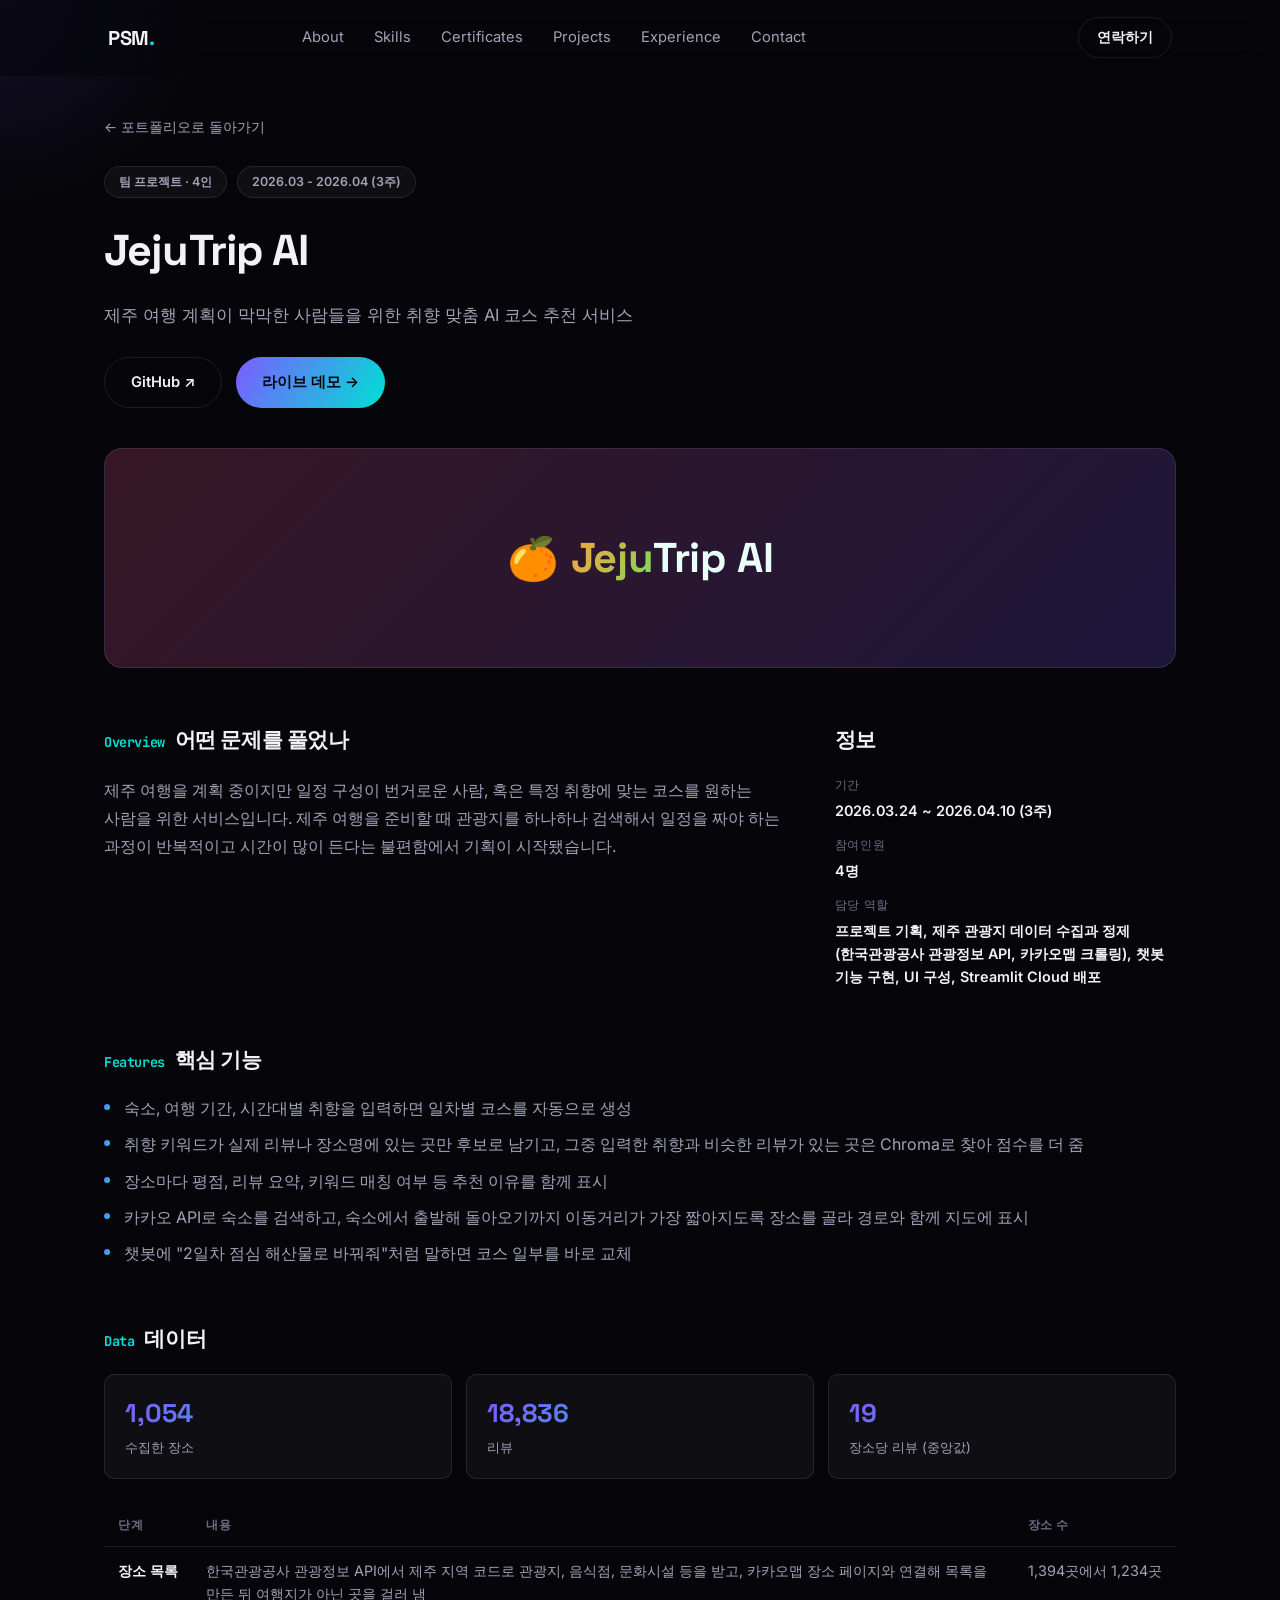
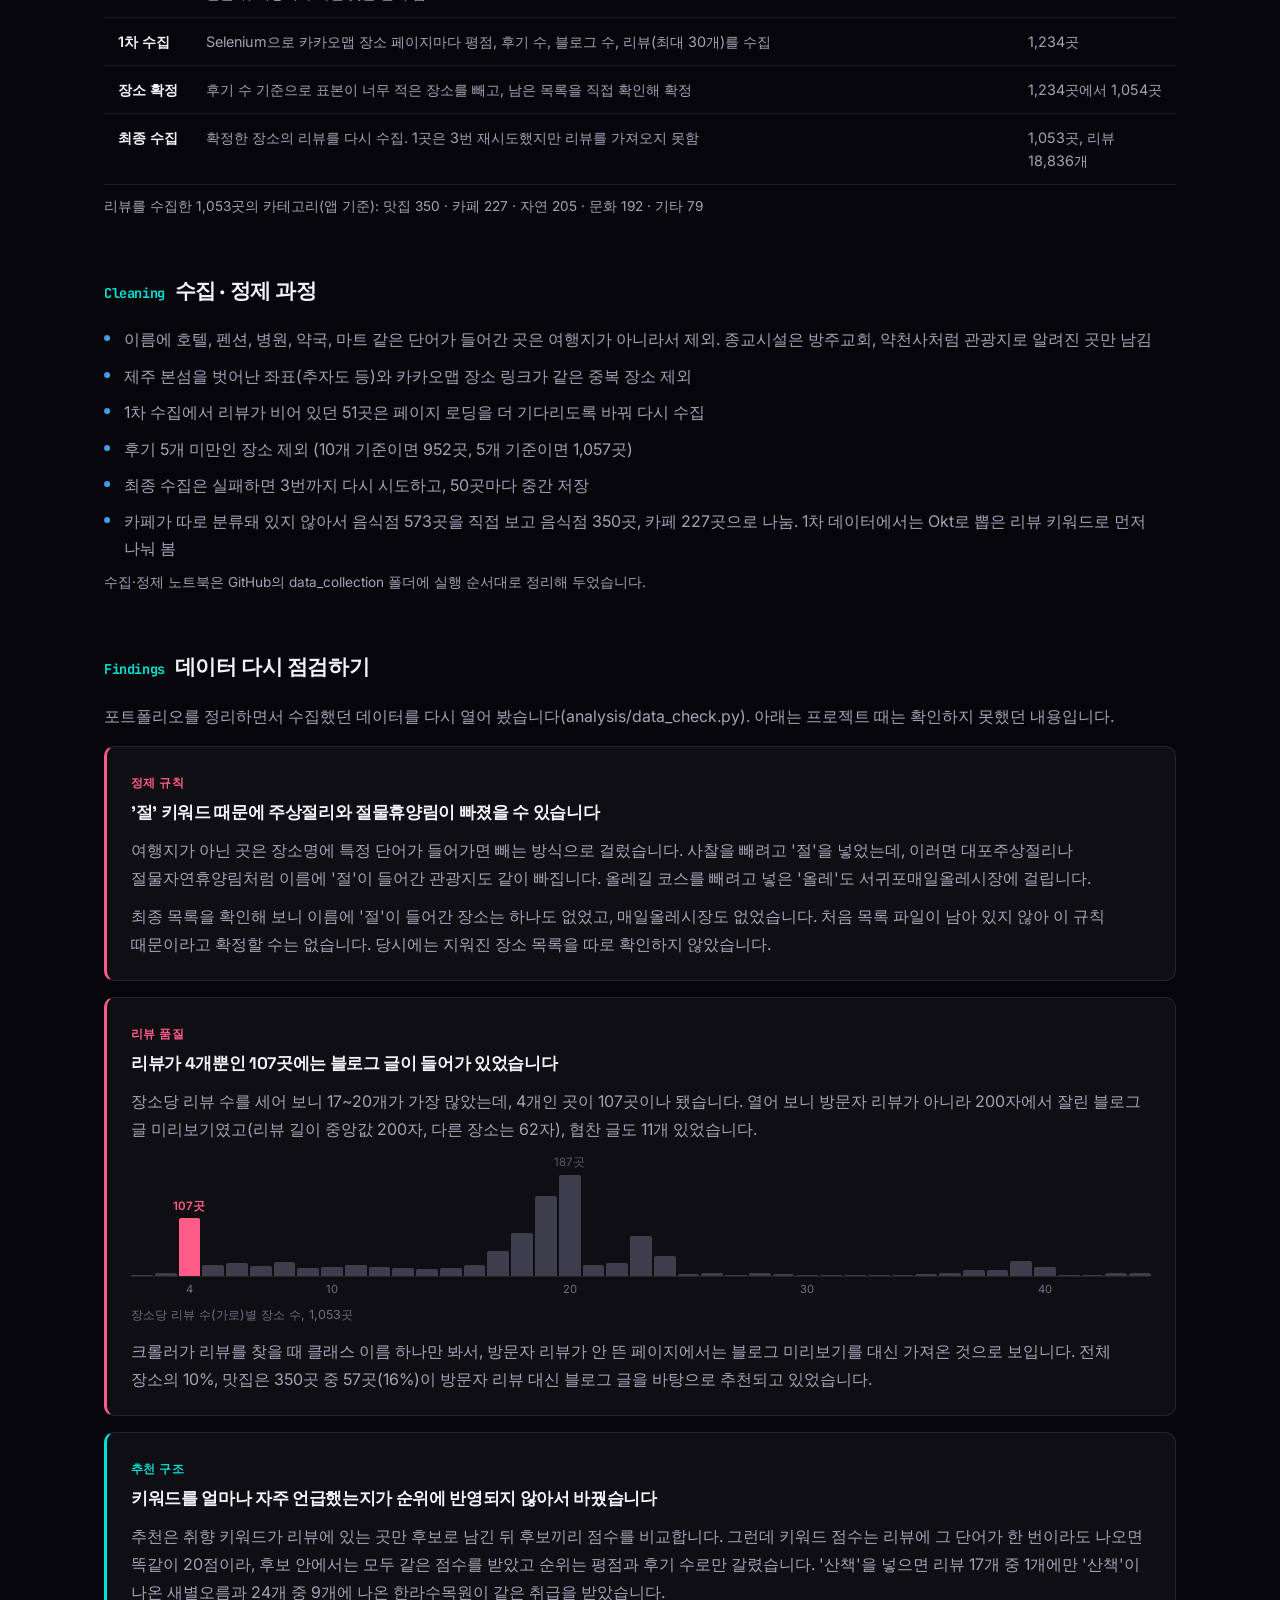
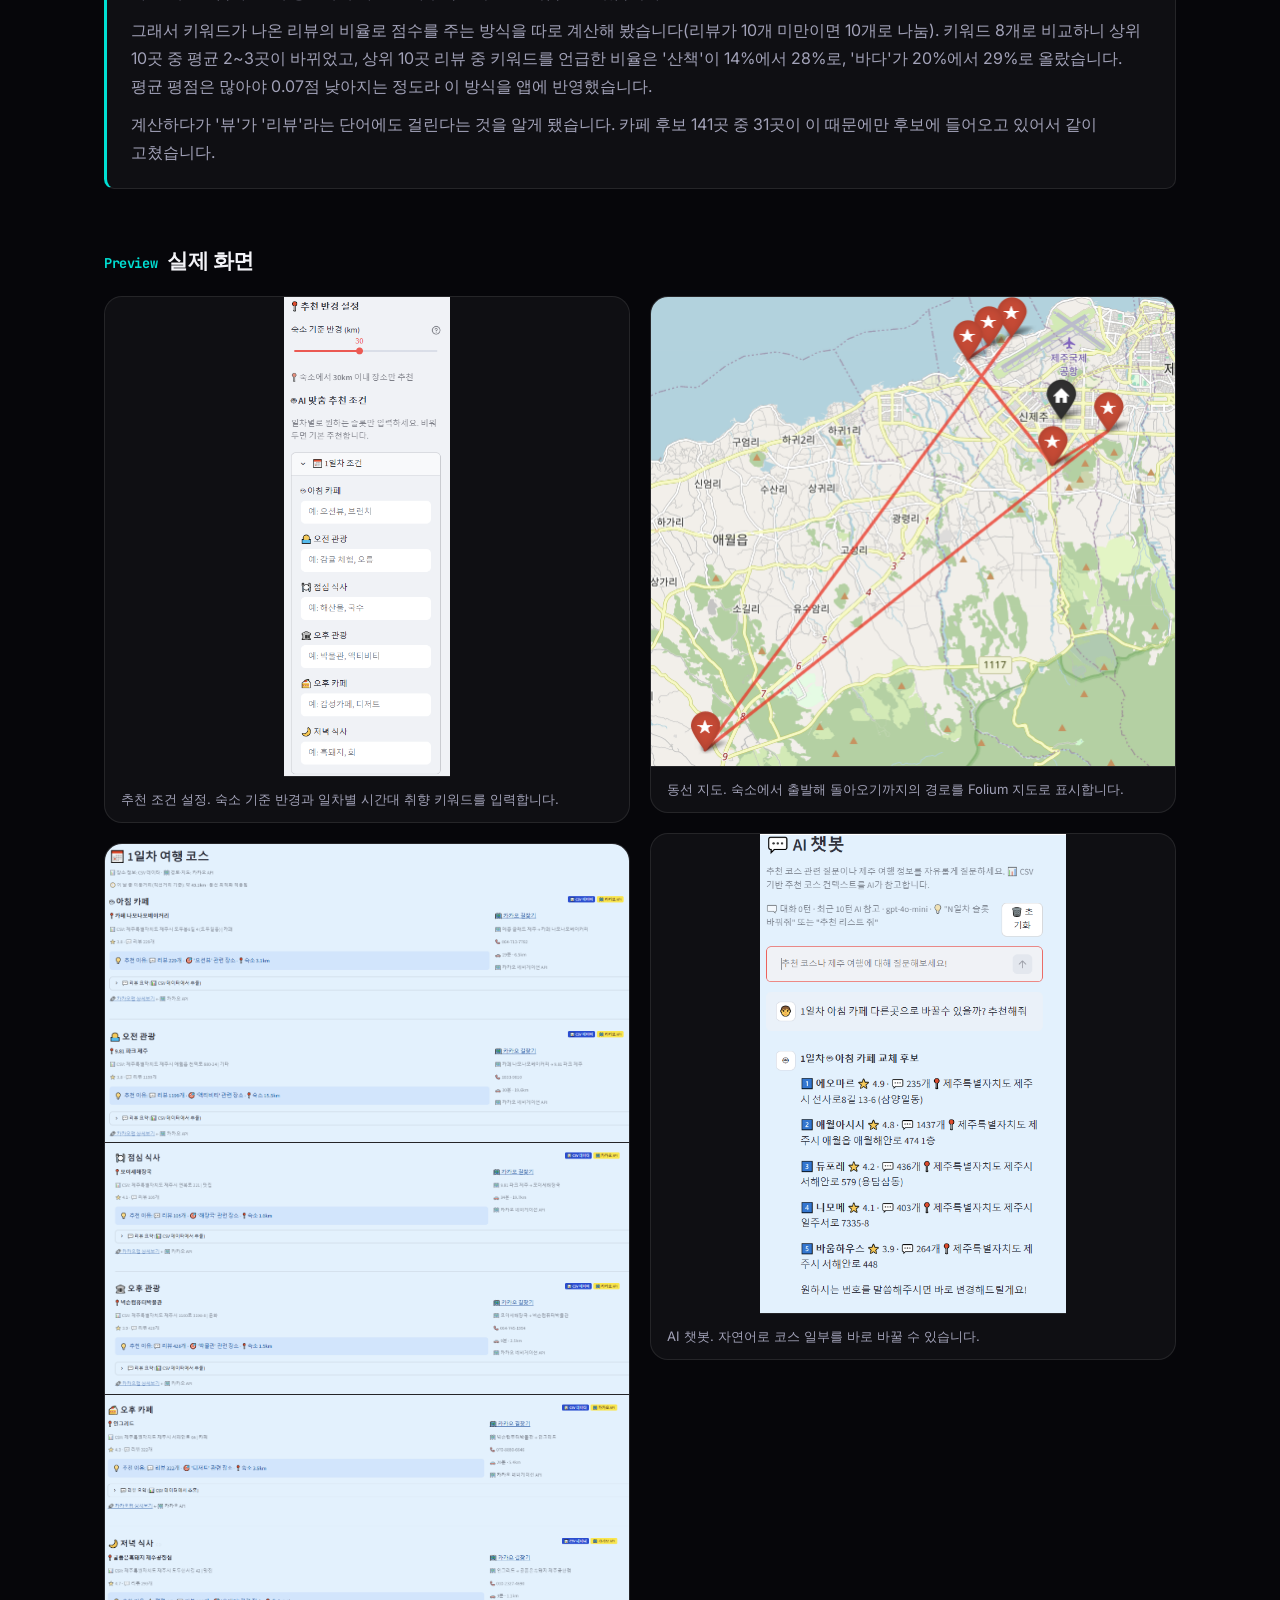
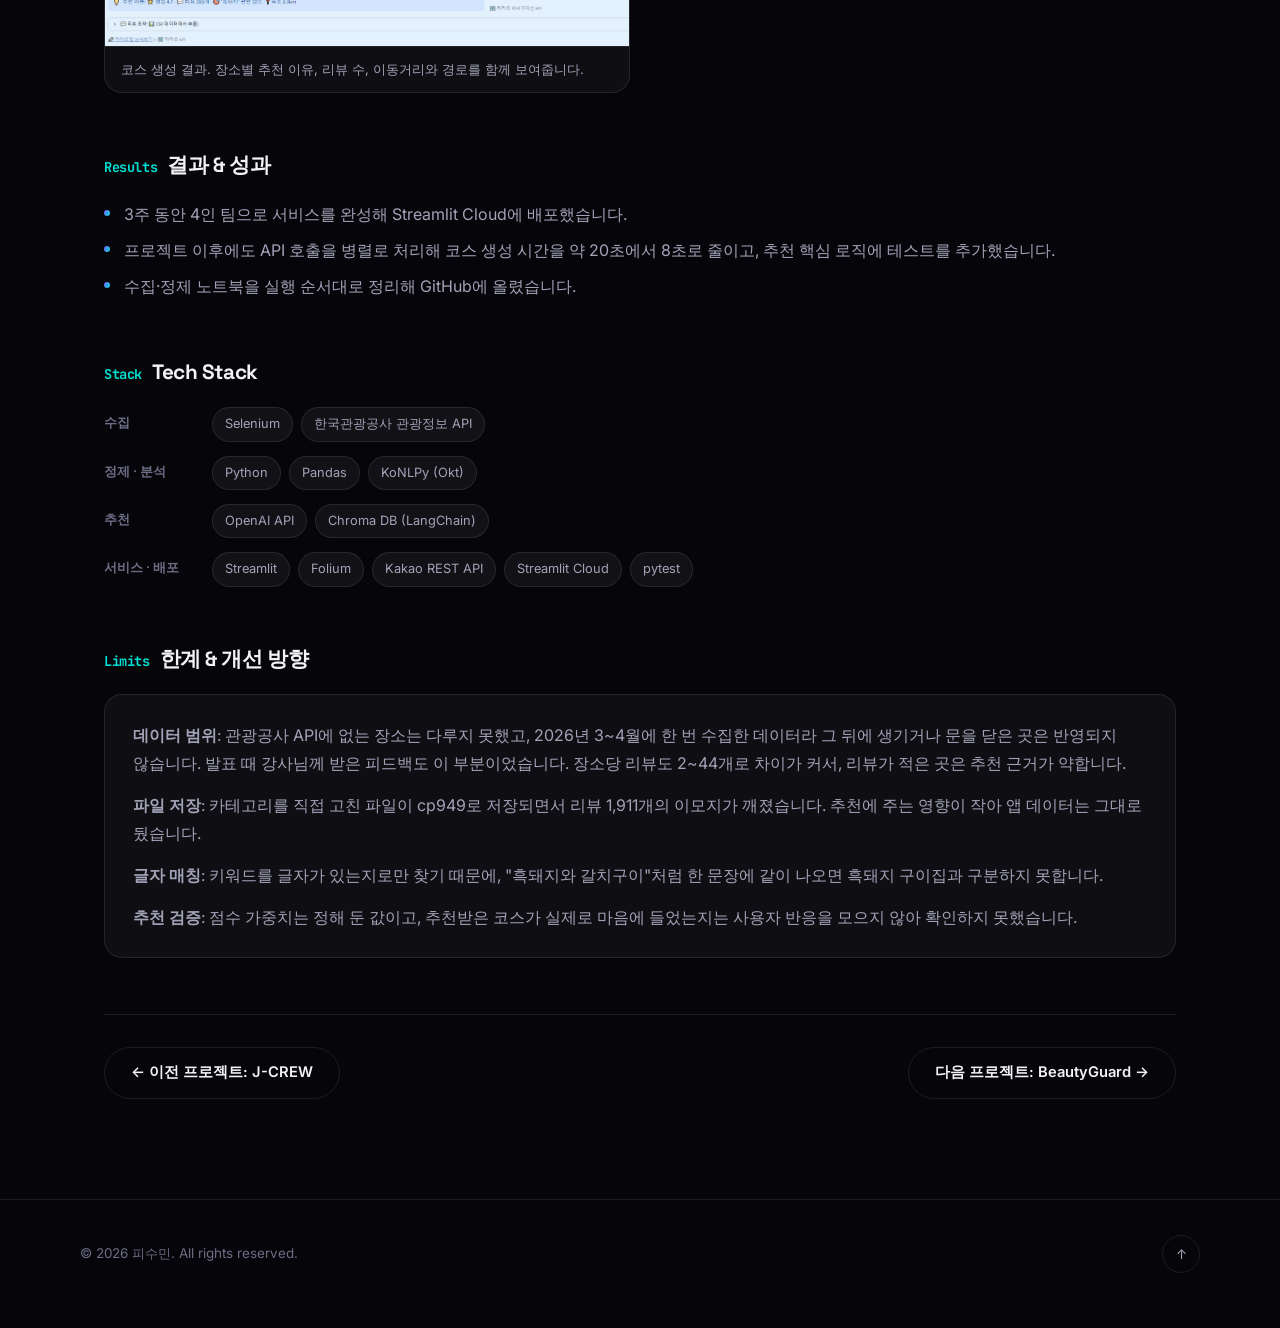
<file: projects/jejutrip.html>
<!DOCTYPE html>
<html lang="ko">
<head>
<meta charset="UTF-8">
<meta name="viewport" content="width=device-width, initial-scale=1.0">
<title>JejuTrip AI | 피수민 포트폴리오</title>
<meta name="description" content="제주 관광지 1,054곳의 평점과 리뷰를 직접 수집·정제해 만든 취향 맞춤 제주 여행 코스 추천 서비스, JejuTrip AI 프로젝트 상세.">
<meta property="og:type" content="website">
<meta property="og:title" content="JejuTrip AI | 피수민 포트폴리오">
<meta property="og:description" content="제주 관광지 1,054곳의 평점과 리뷰를 직접 수집·정제해 만든 취향 맞춤 제주 여행 코스 추천 서비스, JejuTrip AI 프로젝트 상세.">
<meta property="og:image" content="https://psm-data-portfolio.vercel.app/assets/og-image.png">
<meta property="og:url" content="https://psm-data-portfolio.vercel.app/projects/jejutrip.html">
<link rel="preconnect" href="https://fonts.googleapis.com">
<link rel="preconnect" href="https://fonts.gstatic.com" crossorigin>
<link href="https://fonts.googleapis.com/css2?family=Space+Grotesk:wght@500;600;700&family=Inter:wght@400;500;600;700&family=JetBrains+Mono:wght@400;500&display=swap" rel="stylesheet">
<link rel="stylesheet" href="../css/style.css">
<link rel="icon" type="image/svg+xml" href="../assets/favicon.svg">
</head>
<body>

<div class="cursor-glow" id="cursorGlow"></div>
<div class="progress-bar" id="progressBar"></div>

<header class="nav" id="nav">
  <div class="nav-inner">
    <a href="../index.html" class="logo">PSM<span class="dot">.</span></a>
    <nav class="nav-links" id="navLinks">
      <a href="../index.html#about" class="nav-link">About</a>
      <a href="../index.html#skills" class="nav-link">Skills</a>
      <a href="../index.html#certificates" class="nav-link">Certificates</a>
      <a href="../index.html#projects" class="nav-link">Projects</a>
      <a href="../index.html#experience" class="nav-link">Experience</a>
      <a href="../index.html#contact" class="nav-link">Contact</a>
    </nav>
    <a href="../index.html#contact" class="btn btn-small btn-outline nav-cta">연락하기</a>
    <button class="menu-toggle" id="menuToggle" aria-label="메뉴 열기">
      <span></span><span></span><span></span>
    </button>
  </div>
</header>

<div class="pd-hero">
  <a href="../index.html#projects" class="pd-back reveal">← 포트폴리오로 돌아가기</a>

  <div class="pd-badges reveal">
    <span class="pd-badge">팀 프로젝트 · 4인</span>
    <span class="pd-badge">2026.03 - 2026.04 (3주)</span>
  </div>

  <h1 class="pd-title reveal">JejuTrip AI</h1>
  <p class="pd-tagline reveal">제주 여행 계획이 막막한 사람들을 위한 취향 맞춤 AI 코스 추천 서비스</p>

  <div class="pd-hero-actions reveal">
    <a href="https://github.com/PSM-0403/JejuTrip_AI" target="_blank" rel="noopener" class="btn btn-outline">GitHub ↗</a>
    <a href="https://jejutripai.streamlit.app" target="_blank" rel="noopener" class="btn btn-primary">라이브 데모 →</a>
  </div>

  <div class="pd-banner reveal thumb-2">
    <div class="pd-banner-brand">
      <span class="pd-banner-icon-emoji">🍊</span>
      <span class="pd-banner-title pd-banner-jeju"><em>Jeju</em>Trip AI</span>
    </div>
  </div>
</div>

<div class="pd-body">

  <div class="pd-grid">
    <div class="pd-block reveal">
      <h2><span class="pd-num">Overview</span>어떤 문제를 풀었나</h2>
      <p>
        제주 여행을 계획 중이지만 일정 구성이 번거로운 사람, 혹은 특정 취향에 맞는 코스를 원하는 사람을 위한 서비스입니다.
        제주 여행을 준비할 때 관광지를 하나하나 검색해서 일정을 짜야 하는 과정이 반복적이고 시간이 많이 든다는
        불편함에서 기획이 시작됐습니다.
      </p>
    </div>
    <div class="pd-block reveal">
      <h2>정보</h2>
      <ul class="pd-meta-list">
        <li class="pd-meta-item"><span>기간</span><strong>2026.03.24 ~ 2026.04.10 (3주)</strong></li>
        <li class="pd-meta-item"><span>참여인원</span><strong>4명</strong></li>
        <li class="pd-meta-item"><span>담당 역할</span><strong>프로젝트 기획, 제주 관광지 데이터 수집과 정제(한국관광공사 관광정보 API, 카카오맵 크롤링), 챗봇 기능 구현, UI 구성, Streamlit Cloud 배포</strong></li>
      </ul>
    </div>
  </div>

  <div class="pd-block reveal">
    <h2><span class="pd-num">Features</span>핵심 기능</h2>
    <ul class="pd-list">
      <li>숙소, 여행 기간, 시간대별 취향을 입력하면 일차별 코스를 자동으로 생성</li>
      <li>취향 키워드가 실제 리뷰나 장소명에 있는 곳만 후보로 남기고, 그중 입력한 취향과 비슷한 리뷰가 있는 곳은 Chroma로 찾아 점수를 더 줌</li>
      <li>장소마다 평점, 리뷰 요약, 키워드 매칭 여부 등 추천 이유를 함께 표시</li>
      <li>카카오 API로 숙소를 검색하고, 숙소에서 출발해 돌아오기까지 이동거리가 가장 짧아지도록 장소를 골라 경로와 함께 지도에 표시</li>
      <li>챗봇에 "2일차 점심 해산물로 바꿔줘"처럼 말하면 코스 일부를 바로 교체</li>
    </ul>
  </div>

  <div class="pd-block reveal">
    <h2><span class="pd-num">Data</span>데이터</h2>
    <div class="pd-kpis pd-kpis-3">
      <div class="pd-kpi"><strong>1,054</strong><span>수집한 장소</span></div>
      <div class="pd-kpi"><strong>18,836</strong><span>리뷰</span></div>
      <div class="pd-kpi"><strong>19</strong><span>장소당 리뷰 (중앙값)</span></div>
    </div>
    <div class="pd-table-wrap">
      <table class="pd-table">
        <thead>
          <tr><th>단계</th><th>내용</th><th>장소 수</th></tr>
        </thead>
        <tbody>
          <tr>
            <td>장소 목록</td>
            <td>한국관광공사 관광정보 API에서 제주 지역 코드로 관광지, 음식점, 문화시설 등을 받고, 카카오맵 장소 페이지와 연결해 목록을 만든 뒤 여행지가 아닌 곳을 걸러 냄</td>
            <td>1,394곳에서 1,234곳</td>
          </tr>
          <tr>
            <td>1차 수집</td>
            <td>Selenium으로 카카오맵 장소 페이지마다 평점, 후기 수, 블로그 수, 리뷰(최대 30개)를 수집</td>
            <td>1,234곳</td>
          </tr>
          <tr>
            <td>장소 확정</td>
            <td>후기 수 기준으로 표본이 너무 적은 장소를 빼고, 남은 목록을 직접 확인해 확정</td>
            <td>1,234곳에서 1,054곳</td>
          </tr>
          <tr>
            <td>최종 수집</td>
            <td>확정한 장소의 리뷰를 다시 수집. 1곳은 3번 재시도했지만 리뷰를 가져오지 못함</td>
            <td>1,053곳, 리뷰 18,836개</td>
          </tr>
        </tbody>
      </table>
    </div>
    <p class="section-hint">리뷰를 수집한 1,053곳의 카테고리(앱 기준): 맛집 350 · 카페 227 · 자연 205 · 문화 192 · 기타 79</p>
  </div>

  <div class="pd-block reveal">
    <h2><span class="pd-num">Cleaning</span>수집 · 정제 과정</h2>
    <ul class="pd-list">
      <li>이름에 호텔, 펜션, 병원, 약국, 마트 같은 단어가 들어간 곳은 여행지가 아니라서 제외. 종교시설은 방주교회, 약천사처럼 관광지로 알려진 곳만 남김</li>
      <li>제주 본섬을 벗어난 좌표(추자도 등)와 카카오맵 장소 링크가 같은 중복 장소 제외</li>
      <li>1차 수집에서 리뷰가 비어 있던 51곳은 페이지 로딩을 더 기다리도록 바꿔 다시 수집</li>
      <li>후기 5개 미만인 장소 제외 (10개 기준이면 952곳, 5개 기준이면 1,057곳)</li>
      <li>최종 수집은 실패하면 3번까지 다시 시도하고, 50곳마다 중간 저장</li>
      <li>카페가 따로 분류돼 있지 않아서 음식점 573곳을 직접 보고 음식점 350곳, 카페 227곳으로 나눔. 1차 데이터에서는 Okt로 뽑은 리뷰 키워드로 먼저 나눠 봄</li>
    </ul>
    <p class="section-hint">수집·정제 노트북은 GitHub의 data_collection 폴더에 실행 순서대로 정리해 두었습니다.</p>
  </div>

  <div class="pd-block reveal">
    <h2><span class="pd-num">Findings</span>데이터 다시 점검하기</h2>
    <p>
      포트폴리오를 정리하면서 수집했던 데이터를 다시 열어 봤습니다(analysis/data_check.py).
      아래는 프로젝트 때는 확인하지 못했던 내용입니다.
    </p>
    <div class="pd-insights">

      <div class="pd-insight is-caution">
        <span class="pd-insight-tag">정제 규칙</span>
        <h3>'절' 키워드 때문에 주상절리와 절물휴양림이 빠졌을 수 있습니다</h3>
        <p>
          여행지가 아닌 곳은 장소명에 특정 단어가 들어가면 빼는 방식으로 걸렀습니다. 사찰을 빼려고 '절'을 넣었는데,
          이러면 대포주상절리나 절물자연휴양림처럼 이름에 '절'이 들어간 관광지도 같이 빠집니다.
          올레길 코스를 빼려고 넣은 '올레'도 서귀포매일올레시장에 걸립니다.
        </p>
        <p>
          최종 목록을 확인해 보니 이름에 '절'이 들어간 장소는 하나도 없었고, 매일올레시장도 없었습니다.
          처음 목록 파일이 남아 있지 않아 이 규칙 때문이라고 확정할 수는 없습니다. 당시에는 지워진 장소 목록을 따로 확인하지 않았습니다.
        </p>
      </div>

      <div class="pd-insight is-caution">
        <span class="pd-insight-tag">리뷰 품질</span>
        <h3>리뷰가 4개뿐인 107곳에는 블로그 글이 들어가 있었습니다</h3>
        <p>
          장소당 리뷰 수를 세어 보니 17~20개가 가장 많았는데, 4개인 곳이 107곳이나 됐습니다.
          열어 보니 방문자 리뷰가 아니라 200자에서 잘린 블로그 글 미리보기였고(리뷰 길이 중앙값 200자, 다른 장소는 62자), 협찬 글도 11개 있었습니다.
        </p>
        <figure class="pd-dist" role="img" aria-label="장소당 리뷰 수 분포. 대부분 17~20개에 몰려 있고, 리뷰 4개인 장소가 107곳으로 따로 튄다">
          <div class="pd-dist-bars"><i class="pd-dist-bar" style="height:1.1%" title="리뷰 2개: 2곳"></i><i class="pd-dist-bar" style="height:2.7%" title="리뷰 3개: 5곳"></i><i class="pd-dist-bar is-hl" style="height:57.2%" title="리뷰 4개: 107곳"><span>107곳</span></i><i class="pd-dist-bar" style="height:10.7%" title="리뷰 5개: 20곳"></i><i class="pd-dist-bar" style="height:12.8%" title="리뷰 6개: 24곳"></i><i class="pd-dist-bar" style="height:10.2%" title="리뷰 7개: 19곳"></i><i class="pd-dist-bar" style="height:13.9%" title="리뷰 8개: 26곳"></i><i class="pd-dist-bar" style="height:7.5%" title="리뷰 9개: 14곳"></i><i class="pd-dist-bar" style="height:8.6%" title="리뷰 10개: 16곳"></i><i class="pd-dist-bar" style="height:11.2%" title="리뷰 11개: 21곳"></i><i class="pd-dist-bar" style="height:9.1%" title="리뷰 12개: 17곳"></i><i class="pd-dist-bar" style="height:7.5%" title="리뷰 13개: 14곳"></i><i class="pd-dist-bar" style="height:6.4%" title="리뷰 14개: 12곳"></i><i class="pd-dist-bar" style="height:8.0%" title="리뷰 15개: 15곳"></i><i class="pd-dist-bar" style="height:11.2%" title="리뷰 16개: 21곳"></i><i class="pd-dist-bar" style="height:24.6%" title="리뷰 17개: 46곳"></i><i class="pd-dist-bar" style="height:42.8%" title="리뷰 18개: 80곳"></i><i class="pd-dist-bar" style="height:78.6%" title="리뷰 19개: 147곳"></i><i class="pd-dist-bar" style="height:100.0%" title="리뷰 20개: 187곳"><span>187곳</span></i><i class="pd-dist-bar" style="height:10.7%" title="리뷰 21개: 20곳"></i><i class="pd-dist-bar" style="height:12.8%" title="리뷰 22개: 24곳"></i><i class="pd-dist-bar" style="height:39.0%" title="리뷰 23개: 73곳"></i><i class="pd-dist-bar" style="height:19.8%" title="리뷰 24개: 37곳"></i><i class="pd-dist-bar" style="height:1.6%" title="리뷰 25개: 3곳"></i><i class="pd-dist-bar" style="height:2.7%" title="리뷰 26개: 5곳"></i><i class="pd-dist-bar" style="height:0.5%" title="리뷰 27개: 1곳"></i><i class="pd-dist-bar" style="height:2.7%" title="리뷰 28개: 5곳"></i><i class="pd-dist-bar" style="height:1.6%" title="리뷰 29개: 3곳"></i><i class="pd-dist-bar" style="height:1.1%" title="리뷰 30개: 2곳"></i><i class="pd-dist-bar" style="height:0.5%" title="리뷰 31개: 1곳"></i><i class="pd-dist-bar" style="height:0.5%" title="리뷰 32개: 1곳"></i><i class="pd-dist-bar" style="height:0.0%" title="리뷰 33개: 0곳"></i><i class="pd-dist-bar" style="height:0.5%" title="리뷰 34개: 1곳"></i><i class="pd-dist-bar" style="height:1.6%" title="리뷰 35개: 3곳"></i><i class="pd-dist-bar" style="height:2.7%" title="리뷰 36개: 5곳"></i><i class="pd-dist-bar" style="height:5.3%" title="리뷰 37개: 10곳"></i><i class="pd-dist-bar" style="height:5.3%" title="리뷰 38개: 10곳"></i><i class="pd-dist-bar" style="height:15.0%" title="리뷰 39개: 28곳"></i><i class="pd-dist-bar" style="height:8.6%" title="리뷰 40개: 16곳"></i><i class="pd-dist-bar" style="height:0.0%" title="리뷰 41개: 0곳"></i><i class="pd-dist-bar" style="height:1.1%" title="리뷰 42개: 2곳"></i><i class="pd-dist-bar" style="height:2.7%" title="리뷰 43개: 5곳"></i><i class="pd-dist-bar" style="height:2.7%" title="리뷰 44개: 5곳"></i></div>
          <div class="pd-dist-axis"><b></b><b></b><b>4</b><b></b><b></b><b></b><b></b><b></b><b>10</b><b></b><b></b><b></b><b></b><b></b><b></b><b></b><b></b><b></b><b>20</b><b></b><b></b><b></b><b></b><b></b><b></b><b></b><b></b><b></b><b>30</b><b></b><b></b><b></b><b></b><b></b><b></b><b></b><b></b><b></b><b>40</b><b></b><b></b><b></b><b></b></div>
          <figcaption>장소당 리뷰 수(가로)별 장소 수, 1,053곳</figcaption>
        </figure>
        <p>
          크롤러가 리뷰를 찾을 때 클래스 이름 하나만 봐서, 방문자 리뷰가 안 뜬 페이지에서는 블로그 미리보기를 대신 가져온 것으로 보입니다.
          전체 장소의 10%, 맛집은 350곳 중 57곳(16%)이 방문자 리뷰 대신 블로그 글을 바탕으로 추천되고 있었습니다.
        </p>
      </div>

      <div class="pd-insight">
        <span class="pd-insight-tag">추천 구조</span>
        <h3>키워드를 얼마나 자주 언급했는지가 순위에 반영되지 않아서 바꿨습니다</h3>
        <p>
          추천은 취향 키워드가 리뷰에 있는 곳만 후보로 남긴 뒤 후보끼리 점수를 비교합니다. 그런데 키워드 점수는 리뷰에 그 단어가
          한 번이라도 나오면 똑같이 20점이라, 후보 안에서는 모두 같은 점수를 받았고 순위는 평점과 후기 수로만 갈렸습니다.
          '산책'을 넣으면 리뷰 17개 중 1개에만 '산책'이 나온 새별오름과 24개 중 9개에 나온 한라수목원이 같은 취급을 받았습니다.
        </p>
        <p>
          그래서 키워드가 나온 리뷰의 비율로 점수를 주는 방식을 따로 계산해 봤습니다(리뷰가 10개 미만이면 10개로 나눔).
          키워드 8개로 비교하니 상위 10곳 중 평균 2~3곳이 바뀌었고, 상위 10곳 리뷰 중 키워드를 언급한 비율은 '산책'이 14%에서 28%로,
          '바다'가 20%에서 29%로 올랐습니다. 평균 평점은 많아야 0.07점 낮아지는 정도라 이 방식을 앱에 반영했습니다.
        </p>
        <p>
          계산하다가 '뷰'가 '리뷰'라는 단어에도 걸린다는 것을 알게 됐습니다. 카페 후보 141곳 중 31곳이 이 때문에만
          후보에 들어오고 있어서 같이 고쳤습니다.
        </p>
      </div>

    </div>
  </div>

  <div class="pd-block reveal">
    <h2><span class="pd-num">Preview</span>실제 화면</h2>
    <div class="pd-shots">
      <figure class="pd-shot">
        <img src="../assets/screenshots/jejutrip/preference-input.png" alt="숙소 기준 반경 및 AI 맞춤 추천 조건 입력 화면" loading="lazy">
        <figcaption>추천 조건 설정. 숙소 기준 반경과 일차별 시간대 취향 키워드를 입력합니다.</figcaption>
      </figure>
      <figure class="pd-shot">
        <img src="../assets/screenshots/jejutrip/course-result-1.png" alt="코스 생성 결과 화면 1" loading="lazy">
        <img src="../assets/screenshots/jejutrip/course-result-2.png" alt="코스 생성 결과 화면 2" loading="lazy">
        <img src="../assets/screenshots/jejutrip/course-result-3.png" alt="코스 생성 결과 화면 3" loading="lazy">
        <figcaption>코스 생성 결과. 장소별 추천 이유, 리뷰 수, 이동거리와 경로를 함께 보여줍니다.</figcaption>
      </figure>
      <figure class="pd-shot">
        <img src="../assets/screenshots/jejutrip/map-view.png" alt="일정 동선 지도 시각화 화면" loading="lazy">
        <figcaption>동선 지도. 숙소에서 출발해 돌아오기까지의 경로를 Folium 지도로 표시합니다.</figcaption>
      </figure>
      <figure class="pd-shot">
        <img src="../assets/screenshots/jejutrip/ai-chatbot.png" alt="AI 챗봇 대화 화면" loading="lazy">
        <figcaption>AI 챗봇. 자연어로 코스 일부를 바로 바꿀 수 있습니다.</figcaption>
      </figure>
    </div>
  </div>

  <div class="pd-block reveal">
    <h2><span class="pd-num">Results</span>결과 &amp; 성과</h2>
    <ul class="pd-list">
      <li>3주 동안 4인 팀으로 서비스를 완성해 Streamlit Cloud에 배포했습니다.</li>
      <li>프로젝트 이후에도 API 호출을 병렬로 처리해 코스 생성 시간을 약 20초에서 8초로 줄이고, 추천 핵심 로직에 테스트를 추가했습니다.</li>
      <li>수집·정제 노트북을 실행 순서대로 정리해 GitHub에 올렸습니다.</li>
    </ul>
  </div>

  <div class="pd-block reveal">
    <h2><span class="pd-num">Stack</span>Tech Stack</h2>
    <div class="pd-stack">
      <div class="pd-stack-row">
        <span class="pd-stack-label">수집</span>
        <div class="tech-pills">
          <span class="tech-pill">Selenium</span><span class="tech-pill">한국관광공사 관광정보 API</span>
        </div>
      </div>
      <div class="pd-stack-row">
        <span class="pd-stack-label">정제 · 분석</span>
        <div class="tech-pills">
          <span class="tech-pill">Python</span><span class="tech-pill">Pandas</span><span class="tech-pill">KoNLPy (Okt)</span>
        </div>
      </div>
      <div class="pd-stack-row">
        <span class="pd-stack-label">추천</span>
        <div class="tech-pills">
          <span class="tech-pill">OpenAI API</span><span class="tech-pill">Chroma DB (LangChain)</span>
        </div>
      </div>
      <div class="pd-stack-row">
        <span class="pd-stack-label">서비스 · 배포</span>
        <div class="tech-pills">
          <span class="tech-pill">Streamlit</span><span class="tech-pill">Folium</span><span class="tech-pill">Kakao REST API</span><span class="tech-pill">Streamlit Cloud</span><span class="tech-pill">pytest</span>
        </div>
      </div>
    </div>
  </div>

  <div class="pd-block reveal">
    <h2><span class="pd-num">Limits</span>한계 &amp; 개선 방향</h2>
    <div class="pd-retro">
      <p><strong>데이터 범위</strong>: 관광공사 API에 없는 장소는 다루지 못했고, 2026년 3~4월에 한 번 수집한 데이터라 그 뒤에 생기거나 문을 닫은 곳은 반영되지 않습니다. 발표 때 강사님께 받은 피드백도 이 부분이었습니다. 장소당 리뷰도 2~44개로 차이가 커서, 리뷰가 적은 곳은 추천 근거가 약합니다.</p>
      <p><strong>파일 저장</strong>: 카테고리를 직접 고친 파일이 cp949로 저장되면서 리뷰 1,911개의 이모지가 깨졌습니다. 추천에 주는 영향이 작아 앱 데이터는 그대로 뒀습니다.</p>
      <p><strong>글자 매칭</strong>: 키워드를 글자가 있는지로만 찾기 때문에, "흑돼지와 갈치구이"처럼 한 문장에 같이 나오면 흑돼지 구이집과 구분하지 못합니다.</p>
      <p><strong>추천 검증</strong>: 점수 가중치는 정해 둔 값이고, 추천받은 코스가 실제로 마음에 들었는지는 사용자 반응을 모으지 않아 확인하지 못했습니다.</p>
    </div>
  </div>

  <div class="pd-footer-nav reveal">
    <a href="jcrew.html" class="btn btn-outline">← 이전 프로젝트: J-CREW</a>
    <a href="beautyguard.html" class="btn btn-outline">다음 프로젝트: BeautyGuard →</a>
  </div>

</div>

<footer class="footer">
  <div class="footer-inner">
    <p>&copy; <span id="year"></span> 피수민. All rights reserved.</p>
    <button class="to-top" id="toTop" aria-label="맨 위로">↑</button>
  </div>
</footer>

<script src="../js/script.js"></script>
</body>
</html>
</file>
<file: css/style.css>
/* ===================================================
   Portfolio — Dark / Gradient theme
   =================================================== */

:root {
  --bg: #06060a;
  --bg-alt: #0b0b13;
  --surface: rgba(255, 255, 255, 0.04);
  --surface-hover: rgba(255, 255, 255, 0.07);
  --border: rgba(255, 255, 255, 0.09);
  --text: #f3f3f7;
  --text-dim: #a2a2b8;
  --text-faint: #6c6c85;

  --accent-1: #7c5cff;
  --accent-2: #00e0d4;
  --accent-3: #ff5c8a;
  --gradient: linear-gradient(120deg, var(--accent-1), var(--accent-2));
  --gradient-soft: linear-gradient(120deg, rgba(124,92,255,0.18), rgba(0,224,212,0.18));

  --shadow-glow: 0 0 40px rgba(124, 92, 255, 0.25);
  --radius: 18px;
  --radius-sm: 10px;

  --maxw: 1120px;
  --nav-h: 76px;
}

@media (prefers-color-scheme: light) {
  :root { color-scheme: dark; }
}

* { box-sizing: border-box; }
html { scroll-behavior: smooth; }

body {
  margin: 0;
  background: var(--bg);
  color: var(--text);
  font-family: 'Inter', system-ui, -apple-system, 'Segoe UI', sans-serif;
  line-height: 1.6;
  overflow-x: hidden;
  word-break: keep-all;      /* 한글이 단어 중간에서 줄바꿈되지 않도록 */
  overflow-wrap: break-word; /* 긴 파일명·URL은 필요할 때만 끊음 */
}

h1, h2, h3 {
  font-family: 'Space Grotesk', 'Inter', sans-serif;
  margin: 0;
  letter-spacing: -0.02em;
}

a { color: inherit; text-decoration: none; }
ul { list-style: none; margin: 0; padding: 0; }
img { max-width: 100%; display: block; }
button { font-family: inherit; cursor: pointer; border: none; background: none; color: inherit; }

::selection { background: var(--accent-1); color: #fff; }

/* ---------- scrollbar ---------- */
::-webkit-scrollbar { width: 10px; }
::-webkit-scrollbar-track { background: var(--bg); }
::-webkit-scrollbar-thumb { background: #24243a; border-radius: 10px; }
::-webkit-scrollbar-thumb:hover { background: var(--accent-1); }

/* ---------- cursor glow ---------- */
.cursor-glow {
  position: fixed;
  top: 0; left: 0;
  width: 420px; height: 420px;
  border-radius: 50%;
  background: radial-gradient(circle, rgba(124,92,255,0.12), transparent 70%);
  pointer-events: none;
  transform: translate(-50%, -50%);
  z-index: 1;
  transition: opacity 0.3s;
  will-change: transform;
}
@media (max-width: 768px) { .cursor-glow { display: none; } }

/* ---------- scroll progress ---------- */
.progress-bar {
  position: fixed;
  top: 0; left: 0;
  height: 3px;
  width: 0%;
  background: var(--gradient);
  z-index: 1000;
  transition: width 0.1s ease-out;
}

/* ---------- reveal on scroll ---------- */
.reveal {
  opacity: 0;
  transform: translateY(28px);
  transition: opacity 0.7s cubic-bezier(.2,.7,.3,1), transform 0.7s cubic-bezier(.2,.7,.3,1);
}
.reveal.in-view { opacity: 1; transform: translateY(0); }

/* ===================== NAV ===================== */
.nav {
  position: fixed;
  top: 0; left: 0; right: 0;
  height: var(--nav-h);
  z-index: 500;
  background: rgba(6,6,10,0.6);
  backdrop-filter: blur(16px);
  -webkit-backdrop-filter: blur(16px);
  border-bottom: 1px solid transparent;
  transition: border-color 0.3s, background 0.3s;
}
.nav.scrolled { border-color: var(--border); background: rgba(6,6,10,0.85); }

.nav-inner {
  max-width: var(--maxw);
  height: 100%;
  margin: 0 auto;
  padding: 0 28px;
  display: flex;
  align-items: center;
  gap: 24px;
}

.logo {
  font-family: 'Space Grotesk', sans-serif;
  font-weight: 700;
  font-size: 1.25rem;
  letter-spacing: -0.02em;
}
.logo .dot { color: var(--accent-2); }

.nav-links {
  display: flex;
  gap: 30px;
  margin: 0 auto;
}
.nav-link {
  position: relative;
  font-size: 0.92rem;
  color: var(--text-dim);
  padding: 6px 0;
  transition: color 0.2s;
}
.nav-link::after {
  content: '';
  position: absolute;
  left: 0; bottom: 0;
  width: 0; height: 2px;
  background: var(--gradient);
  transition: width 0.25s;
}
.nav-link:hover, .nav-link.active { color: var(--text); }
.nav-link:hover::after, .nav-link.active::after { width: 100%; }

.nav-cta { margin-left: auto; }

.menu-toggle {
  display: none;
  flex-direction: column;
  gap: 5px;
  padding: 8px;
}
.menu-toggle span {
  width: 22px; height: 2px;
  background: var(--text);
  border-radius: 2px;
  transition: transform 0.25s, opacity 0.25s;
}

/* ===================== BUTTONS ===================== */
.btn {
  display: inline-flex;
  align-items: center;
  gap: 8px;
  padding: 13px 26px;
  border-radius: 999px;
  font-size: 0.92rem;
  font-weight: 600;
  transition: transform 0.2s, box-shadow 0.2s, background 0.2s, border-color 0.2s;
  white-space: nowrap;
}
.btn-primary {
  background: var(--gradient);
  color: #06060a;
}
.btn-primary:hover { transform: translateY(-2px); box-shadow: var(--shadow-glow); }

.btn-outline {
  border: 1px solid var(--border);
  color: var(--text);
}
.btn-outline:hover { border-color: var(--accent-1); background: var(--surface); transform: translateY(-2px); }

.btn-small { padding: 9px 18px; font-size: 0.85rem; }

/* ===================== HERO ===================== */
.hero {
  position: relative;
  display: flex;
  align-items: center;
  justify-content: center;
  padding: calc(var(--nav-h) + 36px) 24px 36px;
  overflow: hidden;
}

.hero-content {
  position: relative;
  z-index: 2;
  max-width: 760px;
  text-align: center;
}

.hero-eyebrow {
  display: inline-flex;
  align-items: center;
  gap: 8px;
  font-size: 0.82rem;
  color: var(--text-dim);
  border: 1px solid var(--border);
  padding: 7px 16px;
  border-radius: 999px;
  margin-bottom: 28px;
  background: var(--surface);
}
.pulse-dot {
  width: 7px; height: 7px;
  border-radius: 50%;
  background: #4ade80;
  box-shadow: 0 0 0 0 rgba(74,222,128,0.6);
  animation: pulse 1.8s infinite;
}
@keyframes pulse {
  0% { box-shadow: 0 0 0 0 rgba(74,222,128,0.55); }
  70% { box-shadow: 0 0 0 8px rgba(74,222,128,0); }
  100% { box-shadow: 0 0 0 0 rgba(74,222,128,0); }
}

.hero-title {
  font-size: clamp(2.1rem, 5.5vw, 3.6rem);
  font-weight: 700;
  line-height: 1.15;
  margin-bottom: 14px;
}
.wave { display: inline-block; animation: waveHand 2.4s ease-in-out infinite; transform-origin: 70% 70%; }
@keyframes waveHand {
  0%, 60%, 100% { transform: rotate(0deg); }
  10%, 30% { transform: rotate(14deg); }
  20% { transform: rotate(-8deg); }
  40% { transform: rotate(10deg); }
}

.gradient-text {
  background: var(--gradient);
  -webkit-background-clip: text;
  background-clip: text;
  color: transparent;
}

.hero-role {
  font-size: clamp(1.15rem, 3vw, 1.6rem);
  font-family: 'JetBrains Mono', monospace;
  font-weight: 500;
  color: var(--accent-2);
  min-height: 2.2em;
  margin-bottom: 20px;
}
.hero-tagline {
  font-family: 'Space Grotesk', sans-serif;
  font-size: clamp(1rem, 2.4vw, 1.2rem);
  font-weight: 600;
  color: var(--text);
  margin-bottom: 18px;
  position: relative;
  display: inline-block;
}
.hero-tagline::after {
  content: '';
  position: absolute;
  left: 50%;
  bottom: -8px;
  transform: translateX(-50%);
  width: 40px;
  height: 3px;
  border-radius: 3px;
  background: var(--gradient);
}

.hero-desc {
  color: var(--text-dim);
  font-size: 1.02rem;
  max-width: 640px;
  margin: 22px auto 28px;
}

.hero-actions {
  display: flex;
  justify-content: center;
  gap: 14px;
  flex-wrap: wrap;
  margin-bottom: 24px;
}

.hero-links {
  display: flex;
  justify-content: center;
  gap: 20px;
}
.hero-links a {
  width: 42px; height: 42px;
  display: flex; align-items: center; justify-content: center;
  border-radius: 50%;
  border: 1px solid var(--border);
  color: var(--text-dim);
  transition: color 0.2s, border-color 0.2s, transform 0.2s;
}
.hero-links a:hover { color: var(--text); border-color: var(--accent-1); transform: translateY(-3px); }

.scroll-cue {
  position: absolute;
  bottom: 32px; left: 50%;
  transform: translateX(-50%);
  width: 26px; height: 42px;
  border: 2px solid var(--border);
  border-radius: 14px;
  z-index: 2;
}
.scroll-cue span {
  position: absolute;
  top: 8px; left: 50%;
  width: 4px; height: 8px;
  margin-left: -2px;
  border-radius: 2px;
  background: var(--accent-2);
  animation: scrollCue 1.6s ease-in-out infinite;
}
@keyframes scrollCue {
  0% { opacity: 1; top: 8px; }
  100% { opacity: 0; top: 20px; }
}

/* ===================== SECTIONS (generic) ===================== */
.section { padding: 120px 24px; position: relative; }
#projects { padding-top: 48px; }
.section-alt { background: var(--bg-alt); }
.section-inner { max-width: var(--maxw); margin: 0 auto; }

.section-tag {
  font-family: 'JetBrains Mono', monospace;
  font-size: 0.82rem;
  color: var(--accent-2);
  letter-spacing: 0.06em;
  margin-bottom: 12px;
}
.section-title {
  font-size: clamp(1.7rem, 4vw, 2.4rem);
  font-weight: 700;
  margin-bottom: 16px;
}
#projects .section-title,
#certificates .section-title { margin-bottom: 44px; }
.section-desc {
  color: var(--text-dim);
  max-width: 560px;
  margin-bottom: 52px;
}
.center { text-align: center; margin-left: auto; margin-right: auto; }

.section-desc-tight { margin-bottom: 8px; }
.section-hint {
  font-size: 0.85rem;
  color: var(--text-faint);
  margin: 0 0 44px;
}

/* ===================== ABOUT ===================== */
.about-grid {
  display: grid;
  grid-template-columns: 1fr;
  max-width: 760px;
}

.about-text p { color: var(--text-dim); margin-bottom: 18px; }
.about-facts { margin-top: 28px; display: flex; flex-direction: column; gap: 12px; }
.about-facts li { font-size: 0.94rem; color: var(--text-dim); display: flex; gap: 10px; }


/* ===================== SKILLS ===================== */
.skills-grid {
  display: grid;
  grid-template-columns: repeat(auto-fit, minmax(340px, 1fr));
  gap: 20px;
  align-items: start;
}
.skill-card {
  background: var(--surface);
  border: 1px solid var(--border);
  border-radius: var(--radius);
  padding: 26px;
  transition: transform 0.25s, border-color 0.25s, background 0.25s;
}
.skill-card:hover {
  transform: translateY(-4px);
  border-color: var(--accent-1);
  background: var(--surface-hover);
}
.skill-card h3 {
  font-size: 1.05rem;
  margin-bottom: 16px;
  color: var(--accent-2);
}

.skill-tags { display: flex; flex-wrap: wrap; gap: 8px; }
.skill-tag {
  position: relative;
  font: inherit;
  font-size: 0.82rem;
  padding: 6px 12px;
  border-radius: 999px;
  background: rgba(255,255,255,0.05);
  border: 1px solid var(--border);
  color: var(--text-dim);
  cursor: pointer;
  transition: border-color 0.2s, color 0.2s, background 0.2s;
}
.skill-tag:hover,
.skill-tag:focus-visible,
.skill-tag.active {
  border-color: var(--accent-1);
  color: var(--text);
  background: rgba(124,92,255,0.14);
}

.skill-tooltip {
  position: absolute;
  left: 50%;
  top: calc(100% + 10px);
  transform: translateX(-50%) translateY(6px);
  width: 240px;
  max-width: 60vw;
  padding: 12px 14px;
  border-radius: var(--radius-sm);
  background: #12121c;
  border: 1px solid var(--border);
  color: var(--text-dim);
  font-size: 0.78rem;
  font-weight: 400;
  line-height: 1.55;
  text-align: left;
  white-space: normal;
  opacity: 0;
  pointer-events: none;
  transition: opacity 0.2s, transform 0.2s;
  z-index: 20;
  box-shadow: 0 16px 34px -14px rgba(0,0,0,0.6);
}
.skill-tag:hover .skill-tooltip,
.skill-tag:focus-visible .skill-tooltip,
.skill-tag.active .skill-tooltip {
  opacity: 1;
  transform: translateX(-50%) translateY(0);
  pointer-events: auto;
}

/* ===================== CERTIFICATES ===================== */
.cert-card {
  background: var(--surface);
  border: 1px solid var(--border);
  border-radius: var(--radius);
  overflow: hidden;
}
.cert-row {
  display: grid;
  grid-template-columns: 110px 1fr auto;
  align-items: center;
  gap: 18px;
  padding: 18px 26px;
  border-bottom: 1px solid var(--border);
  transition: background 0.2s;
}
.cert-row:last-child { border-bottom: none; }
.cert-row:hover { background: var(--surface-hover); }
.cert-date {
  font-family: 'JetBrains Mono', monospace;
  font-size: 0.82rem;
  color: var(--accent-2);
}
.cert-name {
  font-weight: 600;
  font-size: 0.98rem;
}
.cert-org {
  font-size: 0.84rem;
  color: var(--text-dim);
  text-align: right;
  white-space: nowrap;
}

@media (max-width: 620px) {
  .cert-row {
    grid-template-columns: 1fr;
    gap: 4px;
    text-align: left;
  }
  .cert-org { text-align: left; }
}

/* ===================== PROJECTS ===================== */
.projects-grid {
  display: grid;
  grid-template-columns: repeat(auto-fit, minmax(300px, 1fr));
  gap: 26px;
}

.project-card {
  background: var(--surface);
  border: 1px solid var(--border);
  border-radius: var(--radius);
  overflow: hidden;
  transition: transform 0.15s ease-out, border-color 0.25s, box-shadow 0.25s;
  transform-style: preserve-3d;
}
.project-card:hover {
  border-color: var(--accent-1);
  box-shadow: 0 20px 50px -20px rgba(124,92,255,0.4);
}

.project-thumb {
  height: 170px;
  display: flex;
  align-items: center;
  justify-content: center;
  font-size: 3rem;
  position: relative;
  overflow: hidden;
}
.thumb-1 { background: linear-gradient(135deg, #7c5cff33, #00e0d433); }
.thumb-2 { background: linear-gradient(135deg, #ff5c8a33, #7c5cff33); }
.thumb-3 { background: linear-gradient(135deg, #00e0d433, #4ade8033); }
.thumb-4 { background: linear-gradient(135deg, #ffb35c33, #ff5c8a33); }
.project-emoji { position: relative; z-index: 1; filter: drop-shadow(0 4px 18px rgba(0,0,0,0.4)); }
.project-emoji-icon { position: relative; z-index: 1; filter: drop-shadow(0 4px 18px rgba(0,0,0,0.4)); }

.thumb-brand {
  position: relative;
  z-index: 1;
  display: flex;
  align-items: center;
  gap: 6px;
}
.thumb-brand-title {
  font-family: 'Space Grotesk', sans-serif;
  font-size: 1.3rem;
  font-weight: 700;
  letter-spacing: -0.01em;
  color: #eafffa;
}
.thumb-brand-title em {
  font-style: normal;
  background: linear-gradient(120deg, #ff8fb8, #00e0d4);
  -webkit-background-clip: text;
  background-clip: text;
  color: transparent;
}
.thumb-brand .project-emoji { font-size: 2.1rem; }

.thumb-brand-title.thumb-brand-jeju em,
.pd-banner-title.pd-banner-jeju em {
  font-style: normal;
  background: linear-gradient(120deg, #ff9f43, #7ed957);
  -webkit-background-clip: text;
  background-clip: text;
  color: transparent;
}
.pd-banner-icon-emoji { font-size: 2.6rem; line-height: 1; }

.logo-plate {
  position: relative;
  z-index: 1;
  background: #ffffff;
  border-radius: 16px;
  display: flex;
  align-items: center;
  justify-content: center;
  box-shadow: 0 12px 30px -10px rgba(0,0,0,0.5);
}
.logo-plate img { display: block; border-radius: 8px; object-fit: contain; }
.logo-plate-sm { padding: 10px; }
.logo-plate-sm img { width: 72px; height: 72px; }
.logo-plate-lg { padding: 16px; border-radius: 20px; }
.logo-plate-lg img { width: 120px; height: 120px; }

.project-body { padding: 22px 24px 26px; }
.project-top {
  display: flex;
  justify-content: space-between;
  align-items: center;
  margin-bottom: 10px;
}
.project-top h3 { font-size: 1.08rem; }
.project-links { display: flex; gap: 12px; }
.project-links a { color: var(--text-dim); transition: color 0.2s; }
.project-links a:hover { color: var(--accent-2); }

.project-body p { color: var(--text-dim); font-size: 0.92rem; margin-bottom: 16px; }
.project-body p.project-result {
  color: var(--text);
  font-weight: 600;
  margin-bottom: 10px;
  padding-left: 12px;
  border-left: 3px solid var(--accent-2);
}
.project-tags { display: flex; flex-wrap: wrap; gap: 8px; }
.project-tags span {
  font-size: 0.76rem;
  padding: 4px 10px;
  border-radius: 999px;
  background: rgba(255,255,255,0.05);
  color: var(--text-faint);
  border: 1px solid var(--border);
}

.project-more {
  display: inline-flex;
  align-items: center;
  gap: 4px;
  margin-top: 18px;
  font-size: 0.86rem;
  font-weight: 600;
  color: var(--accent-2);
  transition: gap 0.2s, color 0.2s;
}
.project-more:hover { gap: 8px; color: var(--text); }

/* ===================== EXPERIENCE / TIMELINE ===================== */
.timeline {
  position: relative;
  max-width: 720px;
  margin: 0 auto;
  padding-left: 28px;
  border-left: 2px solid var(--border);
}
.timeline-item {
  position: relative;
  padding-bottom: 44px;
}
.timeline-item:last-child { padding-bottom: 0; }
.timeline-dot {
  position: absolute;
  left: -35px;
  top: 4px;
  width: 12px; height: 12px;
  border-radius: 50%;
  background: var(--gradient);
  box-shadow: 0 0 0 4px var(--bg), 0 0 0 5px var(--border);
}
.timeline-date {
  font-family: 'JetBrains Mono', monospace;
  font-size: 0.78rem;
  color: var(--accent-2);
}
.timeline-badge {
  display: inline-block;
  margin-left: 10px;
  padding: 2px 10px;
  border-radius: 999px;
  font-size: 0.7rem;
  font-weight: 600;
  border: 1px solid var(--border);
  color: var(--text-dim);
  vertical-align: middle;
}
.badge-work { border-color: rgba(124,92,255,0.4); color: var(--accent-1); }
.badge-edu { border-color: rgba(0,224,212,0.4); color: var(--accent-2); }
.badge-award { border-color: rgba(255,92,138,0.4); color: var(--accent-3); }

.timeline-content h3 { font-size: 1.05rem; margin: 8px 0 8px; }
.timeline-content p { color: var(--text-dim); font-size: 0.92rem; }
.timeline-orgs {
  display: flex;
  flex-direction: column;
  gap: 4px;
  margin-bottom: 12px;
  padding: 12px 14px;
  background: rgba(255,255,255,0.03);
  border: 1px solid var(--border);
  border-radius: var(--radius-sm);
}
.timeline-orgs li {
  font-size: 0.86rem;
  color: var(--text);
  font-weight: 500;
}
.timeline-details {
  display: flex;
  flex-direction: column;
  gap: 6px;
}
.timeline-details li {
  position: relative;
  padding-left: 16px;
  color: var(--text-dim);
  font-size: 0.88rem;
  line-height: 1.55;
}
.timeline-details li::before {
  content: '';
  position: absolute;
  left: 0; top: 8px;
  width: 5px; height: 5px;
  border-radius: 50%;
  background: var(--accent-2);
}

.timeline-award {
  display: flex;
  align-items: flex-start;
  gap: 12px;
  margin-top: 14px;
  padding: 14px 16px;
  background: rgba(255,92,138,0.06);
  border: 1px solid rgba(255,92,138,0.3);
  border-radius: var(--radius-sm);
}
.award-icon { font-size: 1.3rem; line-height: 1; }
.timeline-award strong { font-size: 0.92rem; color: var(--text); }
.award-date {
  font-family: 'JetBrains Mono', monospace;
  font-size: 0.74rem;
  color: var(--text-faint);
}
.timeline-award p {
  margin: 6px 0 0;
  color: var(--text-dim);
  font-size: 0.86rem;
}

/* ===================== CONTACT ===================== */
.contact-inner { text-align: center; }
.contact-card {
  max-width: 620px;
  margin: 0 auto;
  background: var(--surface);
  border: 1px solid var(--border);
  border-radius: var(--radius);
  padding: 36px 30px;
}

.email-group {
  display: flex;
  justify-content: center;
  align-items: center;
  gap: 16px;
  flex-wrap: wrap;
}

.email-copy {
  display: inline-flex;
  align-items: center;
  gap: 10px;
  padding: 14px 22px;
  border-radius: 999px;
  border: 1px solid var(--border);
  font-size: 0.94rem;
  font-weight: 600;
  color: var(--text);
  position: relative;
  transition: border-color 0.2s, transform 0.2s;
}
.email-copy:hover { border-color: var(--accent-2); transform: translateY(-2px); }
.copy-hint {
  position: absolute;
  bottom: -26px; left: 50%;
  transform: translateX(-50%);
  font-size: 0.72rem;
  color: var(--text-faint);
  white-space: nowrap;
  opacity: 0;
  transition: opacity 0.2s;
}
.email-copy:hover .copy-hint { opacity: 1; }
.copy-hint.copied { color: var(--accent-2); opacity: 1; }

.contact-socials {
  display: flex;
  justify-content: center;
  gap: 24px;
  margin-top: 34px;
  flex-wrap: wrap;
}
.contact-socials a {
  font-size: 0.9rem;
  color: var(--text-dim);
  transition: color 0.2s;
}
.contact-socials a:hover { color: var(--accent-2); }

/* ===================== FOOTER ===================== */
.footer { padding: 30px 24px 50px; border-top: 1px solid var(--border); }
.footer-inner {
  max-width: var(--maxw);
  margin: 0 auto;
  display: flex;
  align-items: center;
  justify-content: space-between;
}
.footer-inner p { color: var(--text-faint); font-size: 0.84rem; }
.to-top {
  width: 38px; height: 38px;
  border-radius: 50%;
  border: 1px solid var(--border);
  color: var(--text-dim);
  transition: color 0.2s, border-color 0.2s, transform 0.2s;
}
.to-top:hover { color: var(--text); border-color: var(--accent-1); transform: translateY(-3px); }

/* ===================== RESPONSIVE NAV ===================== */
@media (max-width: 860px) {
  .nav-links {
    position: fixed;
    top: var(--nav-h); left: 0; right: 0;
    background: rgba(6,6,10,0.97);
    backdrop-filter: blur(16px);
    flex-direction: column;
    align-items: center;
    gap: 0;
    padding: 10px 0;
    border-bottom: 1px solid var(--border);
    transform: translateY(-130%);
    opacity: 0;
    transition: transform 0.3s, opacity 0.3s;
  }
  .nav-links.open { transform: translateY(0); opacity: 1; }
  .nav-link { padding: 14px 0; width: 100%; text-align: center; }
  .nav-cta { display: none; }
  .menu-toggle { display: flex; }
  .menu-toggle.open span:nth-child(1) { transform: translateY(7px) rotate(45deg); }
  .menu-toggle.open span:nth-child(2) { opacity: 0; }
  .menu-toggle.open span:nth-child(3) { transform: translateY(-7px) rotate(-45deg); }
}

@media (max-width: 520px) {
  .section { padding: 90px 20px; }
  .hero-actions { flex-direction: column; width: 100%; }
  .hero-actions .btn { width: 100%; justify-content: center; }
}

/* ===================== PROJECT DETAIL PAGE ===================== */
.pd-back {
  display: inline-flex;
  align-items: center;
  gap: 6px;
  font-size: 0.86rem;
  color: var(--text-dim);
  margin: calc(var(--nav-h) + 40px) 0 28px;
  transition: color 0.2s;
}
.pd-back:hover { color: var(--text); }

.pd-hero { max-width: var(--maxw); margin: 0 auto; padding: 0 24px; }

.pd-badges { display: flex; flex-wrap: wrap; gap: 10px; margin-bottom: 18px; }
.pd-badge {
  font-size: 0.78rem;
  font-weight: 600;
  padding: 5px 14px;
  border-radius: 999px;
  border: 1px solid var(--border);
  color: var(--text-dim);
  background: var(--surface);
}
.pd-badge.badge-award { border-color: rgba(255,92,138,0.4); color: var(--accent-3); }

.pd-title {
  font-size: clamp(1.8rem, 4.5vw, 2.7rem);
  margin-bottom: 14px;
}
.pd-tagline {
  color: var(--text-dim);
  font-size: 1.05rem;
  max-width: 640px;
  margin-bottom: 28px;
}

.pd-hero-actions { display: flex; gap: 14px; flex-wrap: wrap; margin-bottom: 40px; }

.pd-banner {
  height: 220px;
  border-radius: var(--radius);
  display: flex;
  align-items: center;
  justify-content: center;
  font-size: 4rem;
  margin-bottom: 56px;
  border: 1px solid var(--border);
}

.pd-banner-brand {
  display: flex;
  align-items: center;
  gap: 12px;
}
.pd-banner-title {
  font-family: 'Space Grotesk', sans-serif;
  font-size: clamp(1.8rem, 4vw, 2.6rem);
  font-weight: 700;
  letter-spacing: -0.01em;
  color: #eafffa;
}
.pd-banner-title em {
  font-style: normal;
  background: linear-gradient(120deg, #ff8fb8, #00e0d4);
  -webkit-background-clip: text;
  background-clip: text;
  color: transparent;
}

.pd-body { max-width: var(--maxw); margin: 0 auto; padding: 0 24px 100px; }
.pd-grid {
  display: grid;
  grid-template-columns: 2fr 1fr;
  gap: 48px;
  margin-bottom: 56px;
}
@media (max-width: 760px) {
  .pd-grid { grid-template-columns: 1fr; gap: 32px; }
}
.pd-block { margin-bottom: 56px; }
.pd-block:last-child { margin-bottom: 0; }
.pd-block h2 {
  font-size: 1.3rem;
  margin-bottom: 18px;
  color: var(--text);
}
.pd-block h2 .pd-num {
  font-family: 'JetBrains Mono', monospace;
  font-size: 0.85rem;
  color: var(--accent-2);
  margin-right: 10px;
}
.pd-block p { color: var(--text-dim); line-height: 1.75; }

.pd-list { display: flex; flex-direction: column; gap: 10px; }
.pd-list li {
  position: relative;
  padding-left: 20px;
  color: var(--text-dim);
  line-height: 1.65;
}
.pd-list li::before {
  content: '';
  position: absolute;
  left: 0; top: 9px;
  width: 6px; height: 6px;
  border-radius: 50%;
  background: var(--gradient);
}

.pd-shots {
  columns: 2 400px;
  column-gap: 20px;
}
.pd-shot {
  break-inside: avoid;
  margin: 0 0 20px;
  background: var(--surface);
  border: 1px solid var(--border);
  border-radius: var(--radius);
  overflow: hidden;
}
.pd-shot img {
  display: block;
  max-width: 100%;
  max-height: 480px;
  width: auto;
  height: auto;
  margin: 0 auto;
  border-bottom: 1px solid var(--border);
}
.pd-shot figcaption {
  padding: 12px 16px;
  font-size: 0.82rem;
  color: var(--text-dim);
}

.lightbox-overlay {
  position: fixed;
  inset: 0;
  background: rgba(4,4,8,0.92);
  display: flex;
  align-items: center;
  justify-content: center;
  padding: 40px 24px;
  z-index: 2000;
  opacity: 0;
  pointer-events: none;
  transition: opacity 0.25s;
}
.lightbox-overlay.active { opacity: 1; pointer-events: auto; }
.lightbox-stack {
  max-width: 90vw;
  max-height: 88vh;
  overflow-y: auto;
  display: flex;
  flex-direction: column;
  gap: 4px;
  border-radius: var(--radius-sm);
  box-shadow: 0 30px 80px -20px rgba(0,0,0,0.7);
}
.lightbox-img {
  max-width: 90vw;
  display: block;
}
.lightbox-close {
  position: absolute;
  top: 24px; right: 28px;
  width: 42px; height: 42px;
  border-radius: 50%;
  border: 1px solid var(--border);
  background: var(--surface);
  color: var(--text);
  font-size: 1.1rem;
  transition: border-color 0.2s, transform 0.2s;
}
.lightbox-close:hover { border-color: var(--accent-1); transform: rotate(90deg); }

.pd-meta-list { display: flex; flex-direction: column; gap: 14px; }
.pd-meta-item { font-size: 0.9rem; }
.pd-meta-item span {
  display: block;
  font-size: 0.74rem;
  text-transform: uppercase;
  letter-spacing: 0.06em;
  color: var(--text-faint);
  margin-bottom: 4px;
}
.pd-meta-item strong { color: var(--text); font-weight: 600; }

.tech-pills { display: flex; flex-wrap: wrap; gap: 8px; }
.tech-pill {
  font-size: 0.8rem;
  padding: 6px 12px;
  border-radius: 999px;
  background: rgba(255,255,255,0.05);
  border: 1px solid var(--border);
  color: var(--text-dim);
}

.pd-stack { display: flex; flex-direction: column; gap: 14px; }
.pd-stack-row {
  display: grid;
  grid-template-columns: 96px 1fr;
  gap: 12px;
  align-items: start;
}
.pd-stack-label {
  font-size: 0.8rem;
  font-weight: 600;
  color: var(--text-faint);
  padding-top: 6px;
}
@media (max-width: 620px) {
  .pd-stack-row { grid-template-columns: 1fr; gap: 6px; }
  .pd-stack-label { padding-top: 0; }
}

.pd-retro {
  background: var(--surface);
  border: 1px solid var(--border);
  border-radius: var(--radius);
  padding: 26px 28px;
}
.pd-retro p { margin: 0; }
.pd-retro p + p { margin-top: 14px; }

.pd-block .section-hint { margin: 10px 0 0; }
.pd-block h3 {
  font-size: 1rem;
  color: var(--text);
  margin: 28px 0 12px;
}

/* 데이터 분석 상세: 지표 카드 / 표 / 인사이트 카드 */
.pd-kpis {
  display: grid;
  grid-template-columns: repeat(4, 1fr);
  gap: 14px;
  margin-bottom: 24px;
}
.pd-kpis-3 { grid-template-columns: repeat(3, 1fr); }
.pd-kpi {
  background: var(--surface);
  border: 1px solid var(--border);
  border-radius: var(--radius-sm);
  padding: 18px 20px;
}
.pd-kpi strong {
  display: block;
  font-family: 'Space Grotesk', sans-serif;
  font-size: 1.6rem;
  background: var(--gradient);
  -webkit-background-clip: text;
  background-clip: text;
  color: transparent;
}
.pd-kpi span { font-size: 0.82rem; color: var(--text-dim); }

.pd-table-wrap { overflow-x: auto; }
.pd-table {
  width: 100%;
  border-collapse: collapse;
  font-size: 0.9rem;
}
.pd-table th,
.pd-table td {
  text-align: left;
  padding: 12px 14px;
  border-bottom: 1px solid var(--border);
  vertical-align: top;
  line-height: 1.6;
}
.pd-table th {
  font-size: 0.76rem;
  text-transform: uppercase;
  letter-spacing: 0.05em;
  color: var(--text-faint);
  font-weight: 600;
}
.pd-table td { color: var(--text-dim); }
.pd-table td:first-child { color: var(--text); font-weight: 600; white-space: nowrap; }

.pd-insights { display: flex; flex-direction: column; gap: 16px; }
.pd-insight {
  background: var(--surface);
  border: 1px solid var(--border);
  border-left: 3px solid var(--accent-2);
  border-radius: var(--radius-sm);
  padding: 22px 24px;
}
.pd-insight.is-caution { border-left-color: var(--accent-3); }
.pd-insight-tag {
  display: inline-block;
  font-size: 0.74rem;
  font-weight: 600;
  letter-spacing: 0.04em;
  color: var(--accent-2);
  margin-bottom: 6px;
}
.pd-insight.is-caution .pd-insight-tag { color: var(--accent-3); }
.pd-insight h3 { margin: 0 0 10px; font-size: 1.05rem; }
.pd-insight p { margin: 0; }
.pd-insight p + p, .pd-insight p + .pd-list, .pd-insight .pd-list + p { margin-top: 10px; }

.pd-footer-nav {
  display: flex;
  justify-content: space-between;
  align-items: center;
  padding-top: 32px;
  border-top: 1px solid var(--border);
}

@media (max-width: 620px) {
  .pd-banner { height: 160px; font-size: 3rem; }
  .pd-banner-brand { gap: 12px; }
  .pd-banner-icon { width: 40px; height: 40px; }
  .pd-footer-nav { flex-direction: column; gap: 16px; align-items: flex-start; }
  .pd-kpis { grid-template-columns: repeat(2, 1fr); }
  .pd-insight { padding: 18px 18px; }
}

/* Findings 안 작은 분포 차트 (JejuTrip 리뷰 수 분포) */
.pd-dist { margin: 14px 0 12px; }
.pd-dist-bars {
  display: flex; align-items: flex-end; gap: 2px;
  height: 120px; padding-top: 18px;
  border-bottom: 1px solid var(--border);
}
.pd-dist-bar {
  flex: 1; position: relative; min-height: 1px;
  background: var(--text-faint); opacity: 0.5;
  border-radius: 2px 2px 0 0;
}
.pd-dist-bar.is-hl { background: var(--accent-3); opacity: 1; }
.pd-dist-bar span {
  position: absolute; bottom: 100%; left: 50%; transform: translateX(-50%);
  margin-bottom: 3px; font-size: 0.72rem; font-style: normal; white-space: nowrap;
  color: var(--text-dim);
}
.pd-dist-bar.is-hl span { color: var(--accent-3); font-weight: 600; }
.pd-dist-axis { display: flex; gap: 2px; margin-top: 4px; }
.pd-dist-axis b {
  flex: 1; font-weight: 400; font-size: 0.7rem; color: var(--text-faint);
  text-align: center; white-space: nowrap; overflow: visible;
}
.pd-dist figcaption { margin-top: 6px; font-size: 0.78rem; color: var(--text-faint); }
</file>
